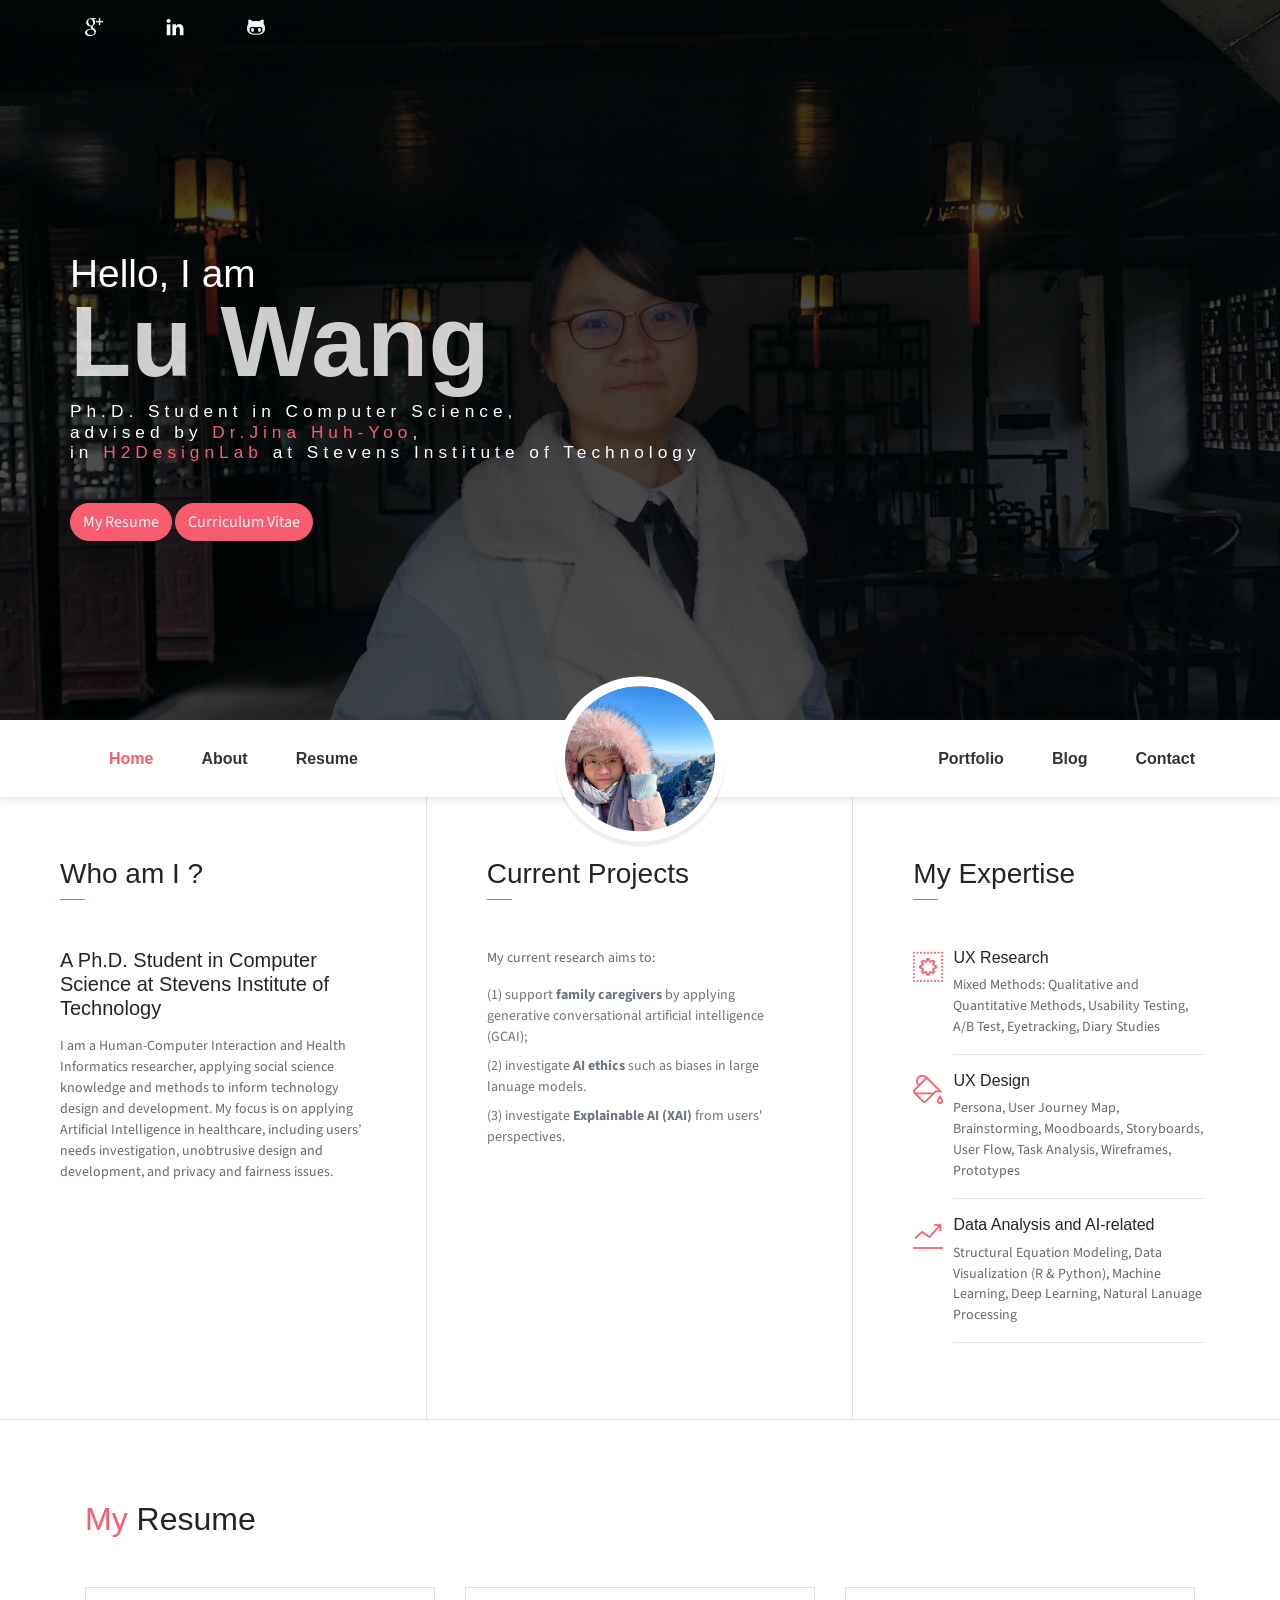
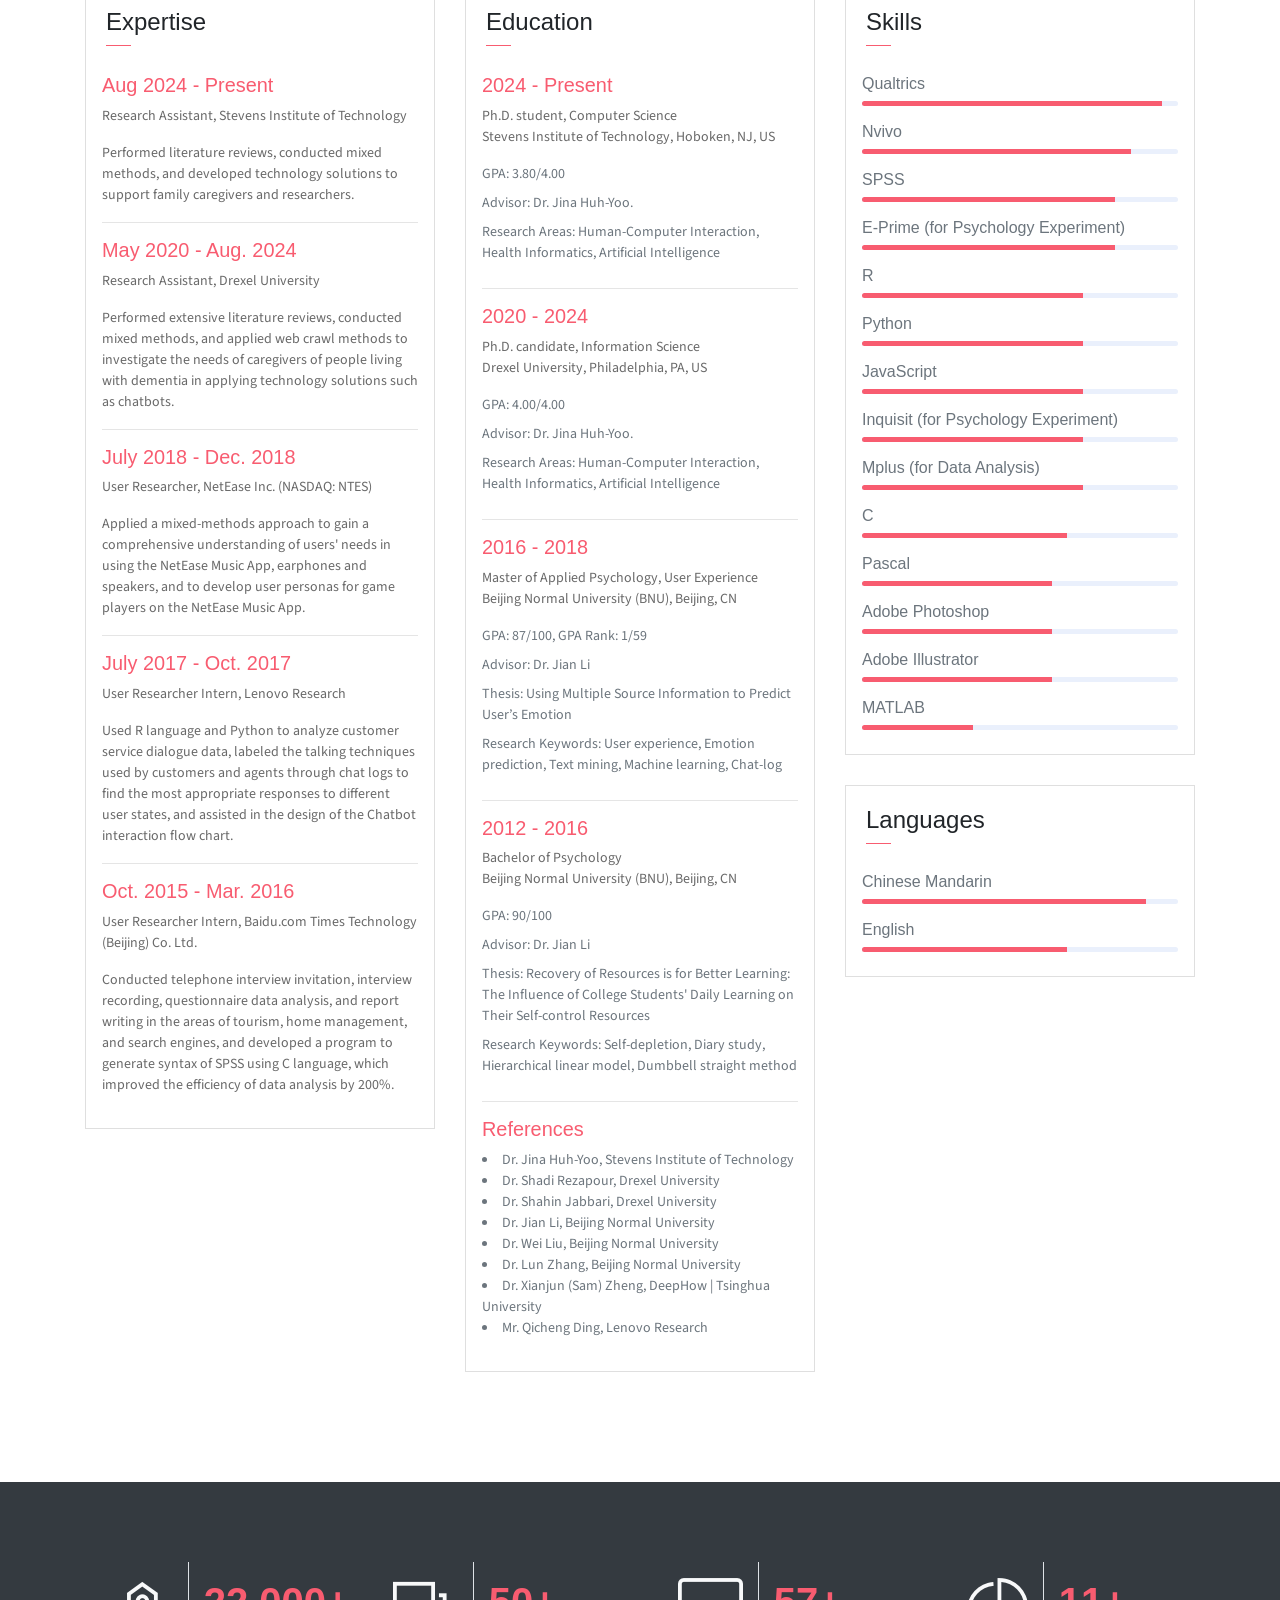
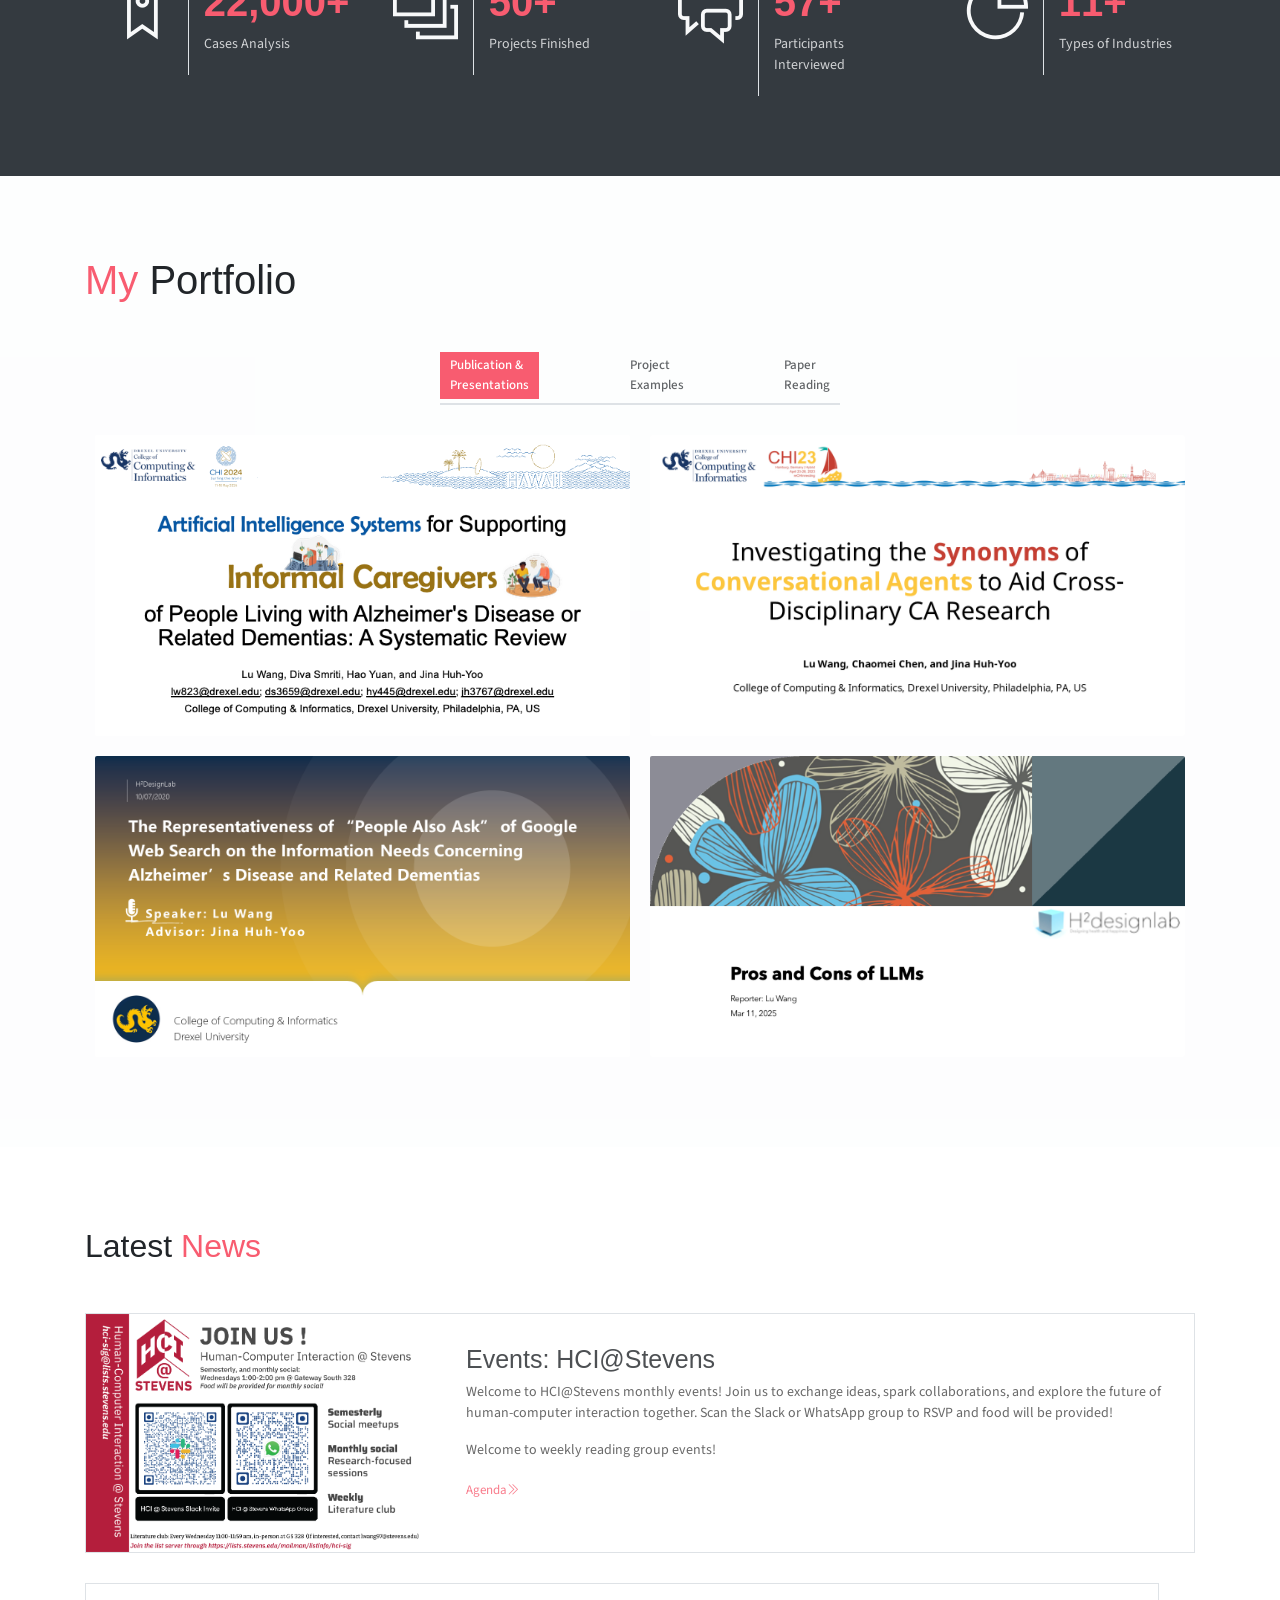
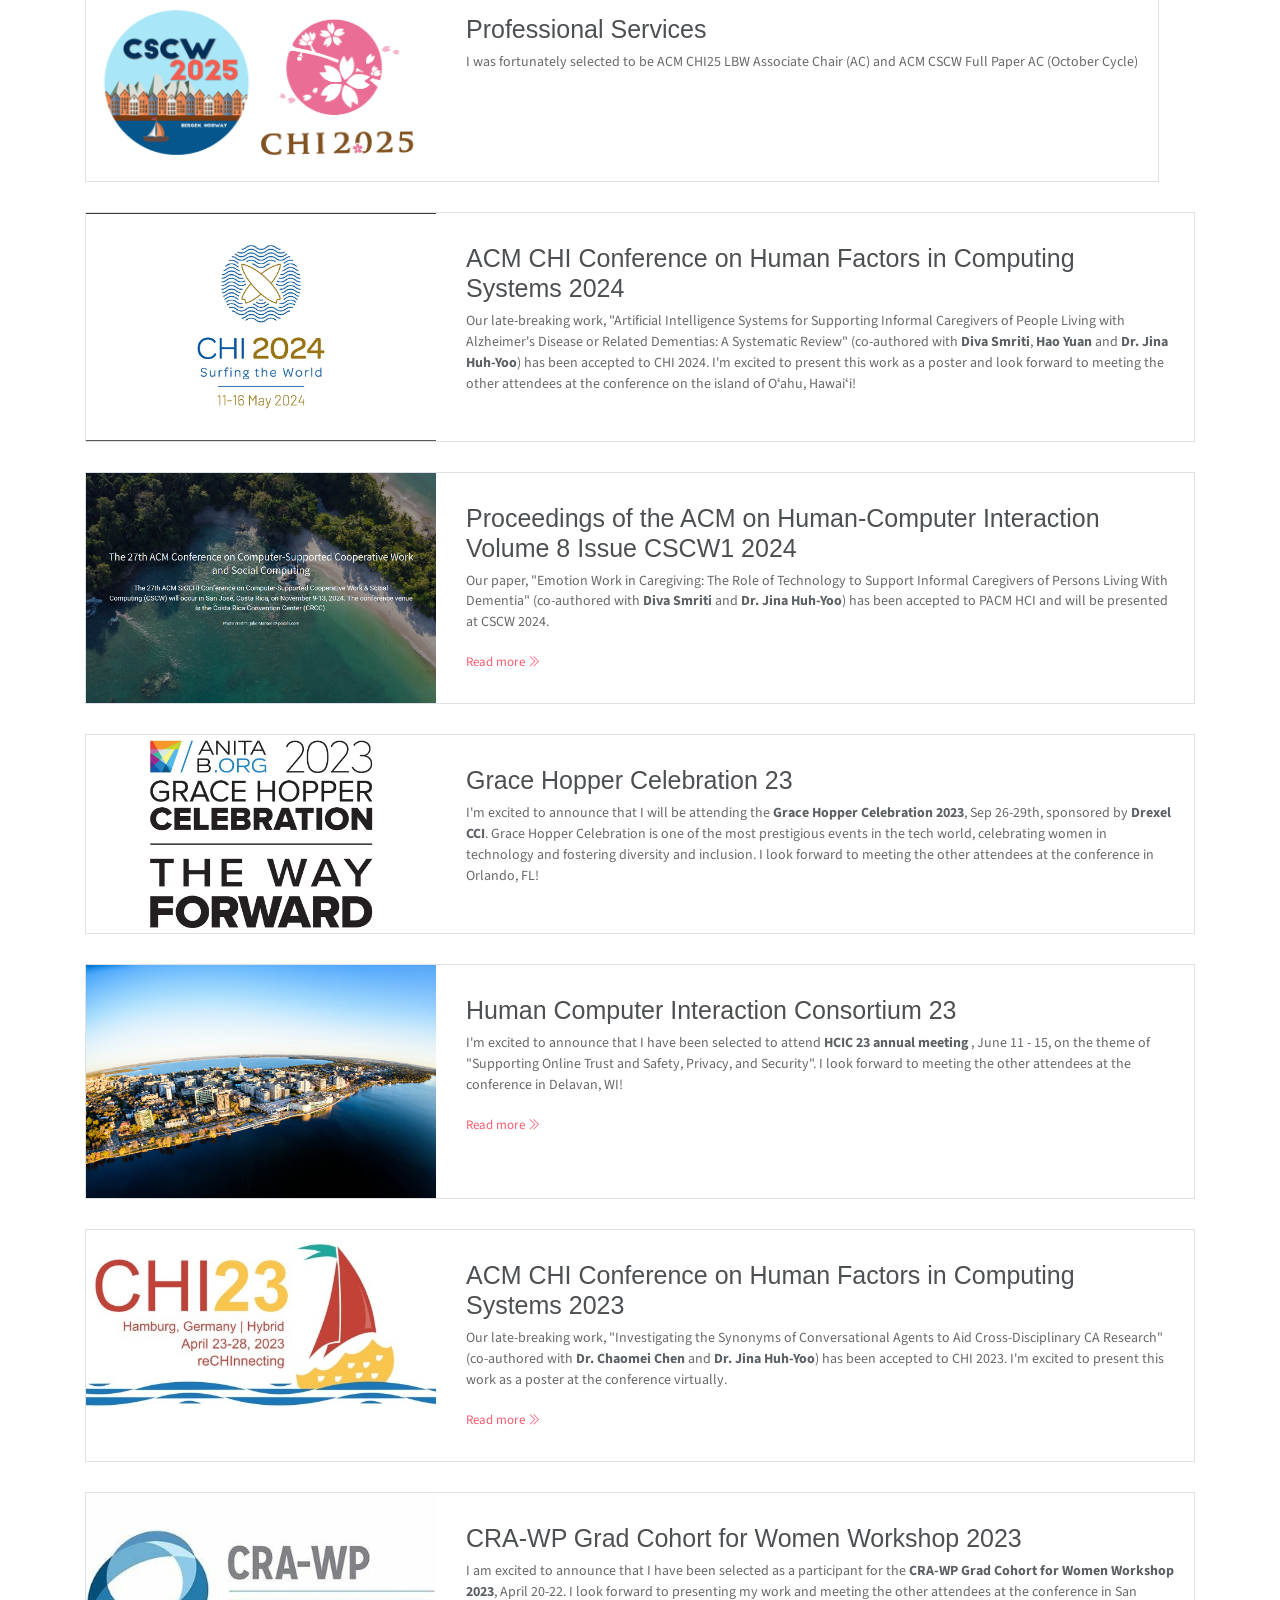
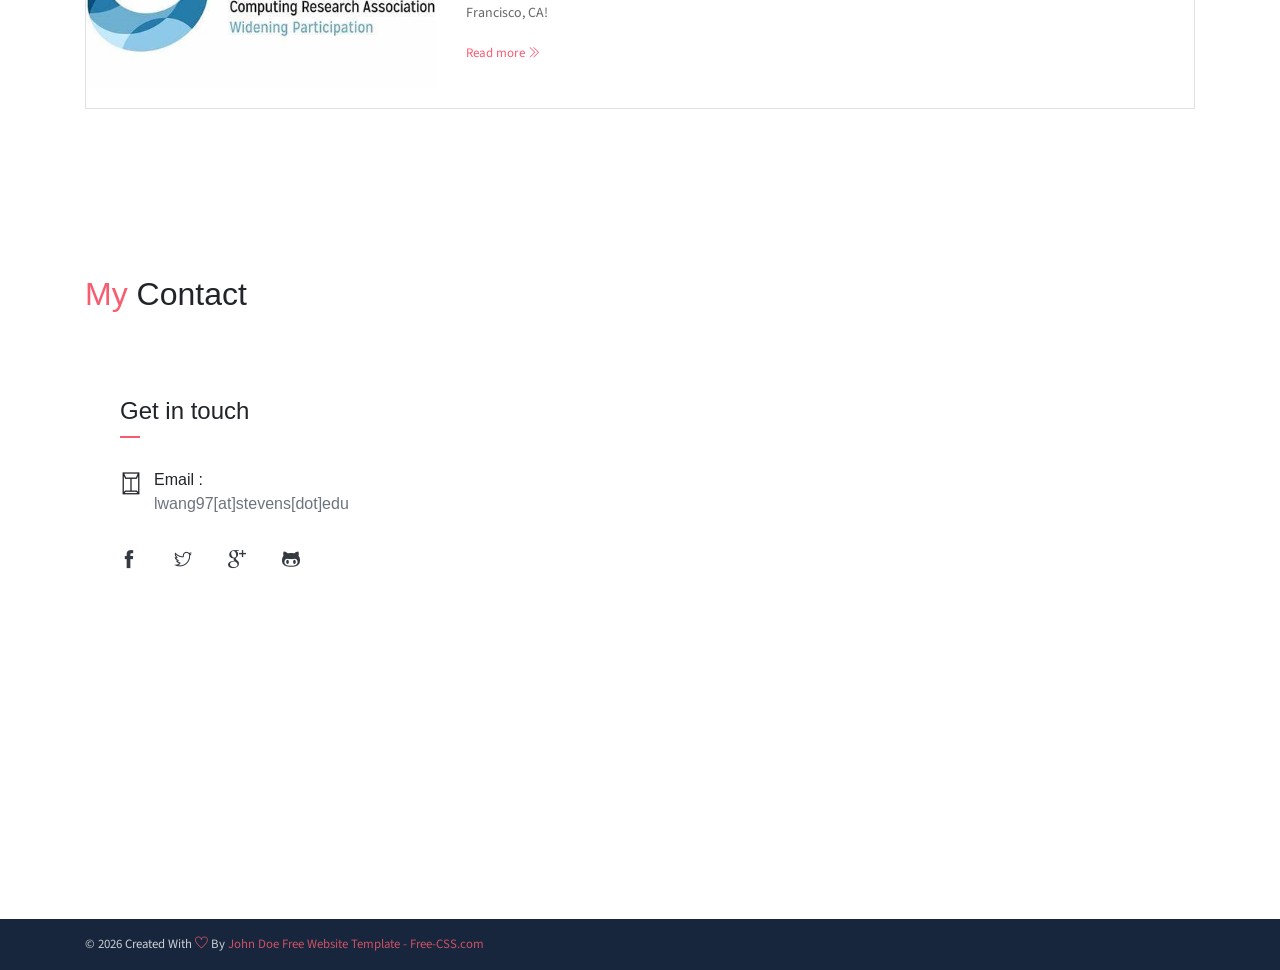
<file: index.html>
<!DOCTYPE html>
<html lang="en">
    <!-- Site Icons -->
    <link rel="shortcut icon" href="icon.ico" type="image/x-icon" />
<head>
	<meta charset="utf-8">
    <meta name="viewport" content="width=device-width, initial-scale=1, shrink-to-fit=no">
    <meta name="description" content="Start your development with LuWang landing page.">
    <meta name="author" content="Devcrud">
    <title>Lu Wang</title>
    <!-- font icons -->
    <link rel="stylesheet" href="assets/vendors/themify-icons/css/themify-icons.css">
    <!-- Bootstrap + JohnDoe main styles -->
	<link rel="stylesheet" href="assets/css/luwang.css">
</head>
<body data-spy="scroll" data-target=".navbar" data-offset="40" id="home">
    <header class="header">
        <div class="container">
            <ul class="social-icons pt-3">
                <li class="social-item"><a class="social-link text-light" href="https://scholar.google.com/citations?hl=en&user=fCOX7voAAAAJ"><i class="ti-google" aria-hidden="true"></i></a></li>
                <li class="social-item"><a class="social-link text-light" href="https://www.linkedin.com/in/luwang823/"><i class="ti-linkedin" aria-hidden="true"></i></a></li>
                <li class="social-item"><a class="social-link text-light" href="https://github.com/LuWang823"><i class="ti-github" aria-hidden="true"></i></a></li>
            </ul>  
            <div class="header-content">
                <h4 class="header-subtitle" >Hello, I am</h4>
                <h1 class="header-title">Lu Wang</h1>
                <h6 class="header-mono" >Ph.D. Student in Computer Science, <br>advised by <a href="https://jinahuhyoo.com/">Dr.Jina Huh-Yoo</a>,<br>in <a href="https://huhjina.github.io/h2/">H2DesignLab</a> at Stevens Institute of Technology</h6>
                <button class="btn btn-primary btn-rounded"><a class="social-link text-light" href="Resume_LuWang.pdf"></i>My Resume</button>
                <button class="btn btn-primary btn-rounded"><a class="social-link text-light" href="CV_LuWang.pdf"></i>Curriculum Vitae</button>

            </div>
        </div>
    </header>
    <nav class="navbar sticky-top navbar-expand-lg navbar-light bg-white" data-spy="affix" data-offset-top="510">
        <div class="container">
            <button class="navbar-toggler ml-auto" type="button" data-toggle="collapse" data-target="#navbarSupportedContent" aria-controls="navbarSupportedContent" aria-expanded="false" aria-label="Toggle navigation">
                <span class="navbar-toggler-icon"></span>
            </button>
            <div class="collapse mt-sm-20 navbar-collapse" id="navbarSupportedContent">
                <ul class="navbar-nav mr-auto">
                    <li class="nav-item">
                        <a href="#home" class="nav-link">Home</a>
                    </li>
                    <li class="nav-item">
                        <a href="#about" class="nav-link">About</a>
                    </li>
                    <li class="nav-item">
                        <a href="#resume" class="nav-link">Resume</a>
                    </li>
                </ul>
                <ul class="navbar-nav brand">
                    <img src="assets/imgs/avatar.jpg" alt="" class="brand-img">
                    <li class="brand-txt">
                        <h5 class="brand-title">Lu Wang</h5>
                        <div class="brand-subtitle">Human-Computer Interaction | Health Informatics</div>
                    </li>
                </ul>
                <ul class="navbar-nav ml-auto">
                    <li class="nav-item">
                        <a href="#portfolio" class="nav-link">Portfolio</a>
                    </li>
                    <li class="nav-item">
                        <a href="#blog" class="nav-link">Blog</a>
                    </li>
                    <li class="nav-item last-item">
                        <a href="#contact" class="nav-link">Contact</a>
                    </li>
                </ul>
            </div>
        </div>
    </nav>
    <div class="container-fluid">
        <div id="about" class="row about-section">
            <div class="col-lg-4 about-card">
                <h3 class="font-weight-light">Who am I ?</h3>
                <span class="line mb-5"></span>
                <h5 class="mb-3">A Ph.D. Student in Computer Science at Stevens Institute of Technology</h5>
                <p class="mt-20">I am a Human-Computer Interaction and Health Informatics researcher, applying social science knowledge and methods to inform technology design and development. My focus is on applying Artificial Intelligence in healthcare, including users’ needs investigation, unobtrusive design and development, and privacy and fairness issues. </p>
            </div>
            <div class="col-lg-4 about-card">
                <h3 class="font-weight-light">Current Projects</h3>
                <span class="line mb-5"></span>
                <p class="mt-20">My current research aims to:</p>
                <ul class="mt40 info list-unstyled">
                    <li>(1) support <b>family caregivers</b> by applying generative conversational artificial intelligence (GCAI); </li>             
                    <li>(2) investigate <b>AI ethics</b> such as biases in large lanuage models.</li>
                    <li>(3) investigate <b>Explainable AI (XAI)</b> from users' perspectives.</li>
                </ul> 
            </div>
            <div class="col-lg-4 about-card">
                <h3 class="font-weight-light">My Expertise</h3>
                <span class="line mb-5"></span>
                <div class="row">
                    <div class="col-1 text-danger pt-1"><i class="ti-widget icon-lg"></i></div>
                    <div class="col-10 ml-auto mr-3">
                        <h6>UX Research</h6>
                        <p class="subtitle"> Mixed Methods: Qualitative and Quantitative  Methods, Usability Testing, A/B Test, Eyetracking, Diary Studies</p>
                        <hr>
                    </div>
                </div>
                <div class="row">
                    <div class="col-1 text-danger pt-1"><i class="ti-paint-bucket icon-lg"></i></div>
                    <div class="col-10 ml-auto mr-3">
                        <h6>UX Design</h6>
                        <p class="subtitle">Persona, User Journey Map, Brainstorming, Moodboards, Storyboards, User Flow, Task Analysis, Wireframes, Prototypes</p>
                        <hr>
                    </div>
                </div>
                <div class="row">
                    <div class="col-1 text-danger pt-1"><i class="ti-stats-up icon-lg"></i></div>
                    <div class="col-10 ml-auto mr-3">
                        <h6>Data Analysis and AI-related</h6>
                        <p class="subtitle">Structural Equation Modeling, Data Visualization (R & Python), Machine Learning, Deep Learning, Natural Lanuage Processing </p>
                        <hr>
                    </div>
                </div>
            </div>
        </div>
    </div>

    <!--Resume Section-->
    <section class="section" id="resume">
        <div class="container">
            <h2 class="mb-5"><span class="text-danger">My</span> Resume</h2>
            <div class="row">
                <div class="col-md-6 col-lg-4">
                    <div class="card">
                       <div class="card-header">
                            <div class="mt-2">
                                <h4>Expertise</h4>
                                <span class="line"></span>  
                            </div>
                        </div>
                        <div class="card-body">
			    <h6 class="title text-danger">Aug 2024 - Present</h6>
                            <P>Research Assistant, Stevens Institute of Technology</P>
                            <P class="subtitle"> Performed literature reviews, conducted mixed methods, and developed technology solutions to support family caregivers and researchers.</P>
                            <hr>
                            <h6 class="title text-danger">May 2020 - Aug. 2024</h6>
                            <P>Research Assistant, Drexel University</P>
                            <P class="subtitle"> Performed extensive literature reviews, conducted mixed methods, and applied web crawl methods to investigate the needs of caregivers of people living with dementia in applying technology solutions such as chatbots.</P>
                            <hr>
                            <h6 class="title text-danger">July 2018 - Dec. 2018</h6>
                            <P>User Researcher, NetEase Inc. (NASDAQ: NTES)</P>
                            <P class="subtitle">Applied a mixed-methods approach to gain a comprehensive understanding of users' needs in using the NetEase Music App, earphones and speakers, and to develop user personas for game players on the NetEase Music App.</P>
                            <hr>
                            <h6 class="title text-danger">July 2017 - Oct. 2017</h6>
                            <P>User Researcher Intern, Lenovo Research</P>
                            <P class="subtitle">Used R language and Python to analyze customer service dialogue data, labeled the talking techniques used by customers and agents through chat logs to find the most appropriate responses to different user states, and assisted in the design of the Chatbot interaction flow chart.</P>
                            <hr>
                            <h6 class="title text-danger">Oct. 2015 - Mar. 2016</h6>
                            <P>User Researcher Intern, Baidu.com Times Technology (Beijing) Co. Ltd.</P>
                            <P class="subtitle">Conducted telephone interview invitation, interview recording, questionnaire data analysis, and report writing in the areas of tourism, home management, and search engines, and developed a program to generate syntax of SPSS using C language, which improved the efficiency of data analysis by 200%.</P>
                        </div>
                    </div>
                </div>
                <div class="col-md-6 col-lg-4">
                    <div class="card">
                       <div class="card-header">
                            <div class="mt-2">
                                <h4>Education</h4>
                                <span class="line"></span>  
                            </div>
                        </div>
                        <div class="card-body">
                            <h6 class="title text-danger">2024 - Present</h6>
                            <P>Ph.D. student, Computer Science<br>Stevens Institute of Technology, Hoboken, NJ, US</P>
                            <P class="subtitle">
                            <ul class="mt40 info list-unstyled">
                                <li>GPA: 3.80/4.00</li>
                                <li>Advisor: Dr. Jina Huh-Yoo. </li>             
                                <li>Research Areas: Human-Computer Interaction, Health Informatics, Artificial Intelligence</li>
                            </ul> 
                            </P>
                            <hr>
			    <h6 class="title text-danger">2020 - 2024</h6>
                            <P>Ph.D. candidate, Information Science<br>Drexel University, Philadelphia, PA, US</P>
                            <P class="subtitle">
                            <ul class="mt40 info list-unstyled">
                                <li>GPA: 4.00/4.00</li>
                                <li>Advisor: Dr. Jina Huh-Yoo. </li>             
                                <li>Research Areas: Human-Computer Interaction, Health Informatics, Artificial Intelligence</li>
                            </ul> 
                            </P>
                            <hr> 
                            <h6 class="title text-danger">2016 - 2018</h6>
                            <P>Master of Applied Psychology, User Experience<br>Beijing Normal University (BNU), Beijing, CN</P>
                            <P class="subtitle">
                            <ul class="mt40 info list-unstyled">
                                <li>GPA: 87/100, GPA Rank: 1/59</li>
                                <li>Advisor: Dr. Jian Li</li>   
                                <li>Thesis: Using Multiple Source Information to Predict User’s Emotion</li>         
                                <li>Research Keywords: User experience, Emotion prediction, Text mining, Machine learning, Chat-log</li>
                            </ul>
                            </P>
                            <hr>
                            <h6 class="title text-danger">2012 - 2016</h6>
                            <P>Bachelor of Psychology<br>Beijing Normal University (BNU), Beijing, CN</P>
                            <P class="subtitle"><ul class="mt40 info list-unstyled">
                                <li>GPA: 90/100</li>
                                <li>Advisor: Dr. Jian Li</li>   
                                <li>Thesis: Recovery of Resources is for Better Learning: The Influence of College Students' Daily Learning on Their Self-control Resources</li>         
                                <li>Research Keywords: Self-depletion, Diary study, Hierarchical linear model, Dumbbell straight method</li>
                            </ul></P>
                            <hr>
                            <h6 class="title text-danger">References</h6>
                                <li>Dr. Jina Huh-Yoo, Stevens Institute of Technology</li>
                                <li>Dr. Shadi Rezapour, Drexel University</li>   
                                <li>Dr. Shahin Jabbari, Drexel University</li> 
                                <li>Dr. Jian Li, Beijing Normal University</li>
                                <li>Dr. Wei Liu, Beijing Normal University</li>
                                <li>Dr. Lun Zhang, Beijing Normal University</li>
                                <li>Dr. Xianjun (Sam) Zheng, DeepHow | Tsinghua University</li>
                                <li>Mr. Qicheng Ding, Lenovo Research</li>
                   
                            </ul></P>
                        </div>
                    </div>
                </div>
                <div class="col-lg-4">
                    <div class="card">
                       <div class="card-header">
                            <div class="pull-left">
                                <h4 class="mt-2">Skills</h4>
                                <span class="line"></span>  
                            </div>
                        </div>
                        <div class="card-body pb-2">
                           <h6>Qualtrics</h6>
                            <div class="progress mb-3">
                                <div class="progress-bar bg-danger" role="progressbar" style="width: 95%" aria-valuenow="25" aria-valuemin="0" aria-valuemax="100"></div>
                            </div>
                            <h6>Nvivo</h6>
                            <div class="progress mb-3">
                                <div class="progress-bar bg-danger" role="progressbar" style="width: 85%" aria-valuenow="25" aria-valuemin="0" aria-valuemax="100"></div>
                            </div>
                            <h6>SPSS</h6>
                            <div class="progress mb-3">
                                <div class="progress-bar bg-danger" role="progressbar" style="width: 80%" aria-valuenow="50" aria-valuemin="0" aria-valuemax="100"></div>
                            </div>
			    <h6>E-Prime (for Psychology Experiment)</h6>
                            <div class="progress mb-3">
                                <div class="progress-bar bg-danger" role="progressbar" style="width: 80%" aria-valuenow="75" aria-valuemin="0" aria-valuemax="100"></div>
                            </div>
                            <h6>R</h6>
                            <div class="progress mb-3">
                                <div class="progress-bar bg-danger" role="progressbar" style="width: 70%" aria-valuenow="75" aria-valuemin="0" aria-valuemax="100"></div>
                            </div>
                            <h6>Python</h6>
                            <div class="progress mb-3">
                            <div class="progress-bar bg-danger" role="progressbar" style="width: 70%" aria-valuenow="75" aria-valuemin="0" aria-valuemax="100"></div>
                            </div>
		            <h6>JavaScript</h6>
                            <div class="progress mb-3">
                                <div class="progress-bar bg-danger" role="progressbar" style="width: 70%" aria-valuenow="75" aria-valuemin="0" aria-valuemax="100"></div>
                            </div>
			    <h6>Inquisit (for Psychology Experiment)</h6>
                            <div class="progress mb-3">
                            <div class="progress-bar bg-danger" role="progressbar" style="width: 70%" aria-valuenow="75" aria-valuemin="0" aria-valuemax="100"></div>
                            </div>
		            <h6>Mplus (for Data Analysis)</h6>
                            <div class="progress mb-3">
                                <div class="progress-bar bg-danger" role="progressbar" style="width: 70%" aria-valuenow="75" aria-valuemin="0" aria-valuemax="100"></div>
                            </div>
                            <h6>C</h6>
                            <div class="progress mb-3">
                            <div class="progress-bar bg-danger" role="progressbar" style="width: 65%" aria-valuenow="75" aria-valuemin="0" aria-valuemax="100"></div>
                            </div>
                            <h6>Pascal</h6>
                            <div class="progress mb-3">
                            <div class="progress-bar bg-danger" role="progressbar" style="width: 60%" aria-valuenow="75" aria-valuemin="0" aria-valuemax="100"></div>
                            </div>
                            <h6>Adobe Photoshop</h6>
                            <div class="progress mb-3">
                            <div class="progress-bar bg-danger" role="progressbar" style="width: 60%" aria-valuenow="75" aria-valuemin="0" aria-valuemax="100"></div>
                            </div>
                            <h6>Adobe Illustrator</h6>
                            <div class="progress mb-3">
                            <div class="progress-bar bg-danger" role="progressbar" style="width: 60%" aria-valuenow="75" aria-valuemin="0" aria-valuemax="100"></div>
                            </div>
			    <h6>MATLAB</h6>
                            <div class="progress mb-3">
                            <div class="progress-bar bg-danger" role="progressbar" style="width: 35%" aria-valuenow="75" aria-valuemin="0" aria-valuemax="100"></div>
                            </div>
			
                        </div>
                    </div>
                    <div class="card">
                       <div class="card-header">
                            <div class="pull-left">
                                <h4 class="mt-2">Languages</h4>
                                <span class="line"></span>  
                            </div>
                        </div>
                        <div class="card-body pb-2">
                           <h6>Chinese Mandarin</h6>
                            <div class="progress mb-3">
                                <div class="progress-bar bg-danger" role="progressbar" style="width: 90%" aria-valuenow="25" aria-valuemin="0" aria-valuemax="100"></div>
                            </div>
                            <h6>English</h6>
                            <div class="progress mb-3">
                                <div class="progress-bar bg-danger" role="progressbar" style="width: 65%" aria-valuenow="25" aria-valuemin="0" aria-valuemax="100"></div>
                            </div>
                        </div>
                    </div>
                </div>
            </div>
        </div>
    </section>

    <section class="section bg-dark text-center">
        <div class="container">
            <div class="row text-center">
                <div class="col-md-6 col-lg-3">
                    <div class="row ">
                        <div class="col-5 text-right text-light border-right py-3">
                            <div class="m-auto"><i class="ti-tag icon-xl"></i></div>
                        </div>
                        <div class="col-7 text-left py-3">
                            <h1 class="text-danger font-weight-bold font40">22,000+</h1>
                            <p class="text-light mb-1">Cases Analysis</p>
                        </div>
                    </div>
                </div>
                <div class="col-md-6 col-lg-3">
                    <div class="row">
                        <div class="col-5 text-right text-light border-right py-3">
                            <div class="m-auto"><i class="ti-layers-alt icon-xl"></i></div>
                        </div>
                        <div class="col-7 text-left py-3">
                            <h1 class="text-danger font-weight-bold font40">50+</h1>
                            <p class="text-light mb-1">Projects Finished</p>
                        </div>
                    </div>
                </div>
                <div class="col-md-6 col-lg-3">
                    <div class="row">
                        <div class="col-5 text-right text-light border-right py-3">
                            <div class="m-auto"><i class="ti-comments icon-xl"></i></div>
                        </div>
                        <div class="col-7 text-left py-3">
                            <h1 class="text-danger font-weight-bold font40">57+</h1>
                            <p class="text-light mb-1">Participants Interviewed</p>
                        </div>
                    </div>
                </div>
                <div class="col-md-6 col-lg-3">
                    <div class="row">
                        <div class="col-5 text-right text-light border-right py-3">
                            <div class="m-auto"><i class="ti-pie-chart icon-xl"></i></div>
                        </div>
                        <div class="col-7 text-left py-3">
                            <h1 class="text-danger font-weight-bold font40">11+</h1>
                            <p class="text-light mb-1">Types of Industries</p>
                        </div>
                    </div>
                </div>
            </div>
        </div>
    </section>

    <!-- Portfolio Section -->
    <section class="section bg-custom-gray" id="portfolio">
        <div class="container">
            <h1 class="mb-5"><span class="text-danger">My</span> Portfolio</h1>
            <div class="portfolio">
                <div class="filters">
                    <a href="#" data-filter=".pubpre" class="active">
                        Publication & Presentations
                    </a>
                    <a href="#" data-filter=".project">
                        Project Examples
                    </a>
                    <a href="#" data-filter=".reading">
                        Paper Reading
                    </a>
                </div>
		<div class="portfolio-container"> 
                    <div class="col-md-9 col-lg-6 pubpre new">
                        <div class="portfolio-item">
                            <img src="assets/imgs/pubpre0.png" class="img-fluid" alt="AI for Informal Caregivers">
                            <div class="content-holder">
                                <a class="img-popup" href="assets/imgs/pubpre0.png"></a>
                                <div class="text-holder">
                                    <a class="social-link text-light" href="pubpre0.pdf"><h6 class="title">AI for Informal Caregivers</h6></a>
                                    <p class="subtitle">Extended Abstracts of the 2024 CHI Conference on Human Factors in Computing Systems</p>
                                </div>
                            </div>   
                        </div>             
                    </div>  
                    <div class="col-md-9 col-lg-6 pubpre new">
                        <div class="portfolio-item">
                            <img src="assets/imgs/pubpre1.png" class="img-fluid" alt="Synonyms of Conversational Agents">
                            <div class="content-holder">
                                <a class="img-popup" href="assets/imgs/pubpre1.png"></a>
                                <div class="text-holder">
                                    <a class="social-link text-light" href="pubpre1.pdf"><h6 class="title">Synonyms of Conversational Agents</h6></a>
                                    <p class="subtitle">Extended Abstracts of the 2023 CHI Conference on Human Factors in Computing Systems</p>
                                </div>
                            </div>   
                        </div>             
                    </div>
                    <div class="col-md-9 col-lg-6 pubpre new">
                        <div class="portfolio-item">
                            <img src="assets/imgs/pubpre2.png" class="img-fluid" alt="Representativeness of 'People Also Ask'">
                            <div class="content-holder">
                                <a class="img-popup" href="assets/imgs/pubpre2.png"></a>
                                <div class="text-holder">
                                    <a class="social-link text-light" href="pubpre2.pdf"><h6 class="title">Representativeness of “People Also Ask”</h6></a>
                                    <p class="subtitle">AMIA 2021 Annual Symposium</p>
                                </div>
                            </div> 
                        </div>                         
                    </div>
		    <div class="col-md-9 col-lg-6 pubpre new">
                        <div class="portfolio-item">
                            <img src="assets/imgs/pubpre4.png" class="img-fluid" alt="Pros and Cons of LLMs">
                            <div class="content-holder">
                                <a class="img-popup" href="assets/imgs/pubpre4.png"></a>
                                <div class="text-holder">
                                    <a class="social-link text-light" href="pubpre4.pdf"><h6 class="title">Pros and Cons of LLMs</h6></a>
                                    <p class="subtitle">Inter-Lab Summary</p>
                                </div>
                            </div> 
                        </div>                         
                    </div>
			
                    <div class="col-md-9 col-lg-6 project">
                        <div class="portfolio-item">
                            <img src="assets/imgs/project1.png" class="img-fluid" alt="Beijing Bus Stop User Experience Research">
                            <div class="content-holder">
                                <a class="img-popup" href="assets/imgs/project1.png"></a>
                                <div class="text-holder">
                                    <a class="social-link text-light" href="project1.pdf"><h6 class="title">Beijing Bus Stop User Experience Research</h6></a>
                                    <p class="subtitle">Group Assessment in the Class of "Issues in Research Methodology: Quantitative, Qualitative and Action Research", Instructor: Dr. Xianjun Zheng</p>
                                </div>
                            </div>
                        </div>                                                     
                    </div>

                    <div class="col-md-9 col-lg-6 project"> 
                        <div class="portfolio-item">
                            <img src="assets/imgs/project2.png" class="img-fluid" alt="Usability Testing">                               
                            <div class="content-holder">
                                <a class="img-popup" href="assets/imgs/project2.png"></a>
                                <div class="text-holder">
                                    <a class="social-link text-light" href="project2.pdf"><h6 class="title">Usability Testing</h6></a>
                                    <p class="subtitle">Group Assessment in the Class of "Issues in Research Methodology: Quantitative, Qualitative and Action Research", Instructor: Dr. Xianjun Zheng</p>
                                </div>
                            </div>
                        </div>                                                       
                    </div> 
                    <div class="col-md-9 col-lg-6 project">
                        <div class="portfolio-item">
                            <img src="assets/imgs/project3.png" class="img-fluid" alt="Design">  
                           <div class="content-holder">
                                <a class="img-popup" href="assets/imgs/project3.png"></a>
                                <div class="text-holder">
                                    <a class="social-link text-light" href="project3.pdf"><h6 class="title">Theme Park Design</h6></a>
                                    <p class="subtitle">Group Assessment in the Class of "User Research (Consumer Psychology and Qualitative Study)"</p>
                                </div>
                            </div>
                        </div>                                                     
                    </div>
                    <div class="col-md-9 col-lg-6 project">
                        <div class="portfolio-item">
                            <img src="assets/imgs/project4.png" class="img-fluid" alt="Design">  
                           <div class="content-holder">
                                <a class="img-popup" href="assets/imgs/project4.png"></a>
                                <div class="text-holder">
                                    <a class="social-link text-light" href="project4.pdf"><h6 class="title">Data Analysis & Visualization</h6></a>
                                    <p class="subtitle"> Cluster Analysis and Map Visualization</p>
                                </div>
                            </div>
                        </div>                                                     
                    </div>
                    <div class="col-md-9 col-lg-6 reading">
                        <div class="portfolio-item">
                            <img src="assets/imgs/reading1.png" class="img-fluid" alt="History and Theories of Human-Computer Interaction">       
                           <div class="content-holder">
                                <a class="img-popup" href="assets/imgs/reading1.png"></a>
                                <div class="text-holder">
                                    <a class="social-link text-light" href="Theory.pdf"><h6 class="title">General History & Theories</h6></a>
                                    <p class="subtitle">Updated</p>
                                </div>
                            </div>
                        </div>                                                       
                    </div> 
                    <div class="col-md-9 col-lg-6 reading"> 
                        <div class="portfolio-item">
                            <img src="assets/imgs/reading2.png" class="img-fluid" alt="Empirical Studies in AI for Caregivers">            
                            <div class="content-holder">
                                <a class="img-popup" href="assets/imgs/reading2.png"></a>
                                <div class="text-holder">
                                    <a class="social-link text-light" href="AIforCaregiver.pdf"><h6 class="title">Empirical Studies in AI for Caregivers</h6></a>
                                    <p class="subtitle">Updated</p>
                                </div>
                            </div>
                        </div>       
                    </div>               
                </div> 
            </div>  
        </div>            
    </section>
    <!-- End of portfolio section -->

    <section class="section" id="blog">
        <div class="container">
            <h2 class="mb-5">Latest <span class="text-danger">News</span></h2>
            <div class="row">
		
		<!-- blog-card -->
                <div class="blog-card">
                    <div class="img-holder">
                    <img src="assets/imgs/Final_HCI@Stevens.png" alt="HCI@Stevens">
                    </div>
                    <div class="content-holder">
                        <h6 class="title">Events: HCI@Stevens</h6>

                        <p>Welcome to HCI@Stevens monthly events! Join us to exchange ideas, spark collaborations, and explore the future of human-computer interaction together. Scan the Slack or WhatsApp group to RSVP and food will be provided!</p>
						<p>Welcome to weekly reading group events! <a href="ReadingGroup.html" class="read-more">Agenda<i class="ti-angle-double-right"></i></a></p>

                    </div>
                </div><!-- end of blog wrapper -->

		
                <!-- blog-card -->
                <div class="blog-card">
                    <div class="img-holder">
                    <img src="assets/imgs/AC.png" alt="AC">
                    </div>
                    <div class="content-holder">
                        <h6 class="title">Professional Services</h6>

                        <p>I was fortunately selected to be ACM CHI25 LBW Associate Chair (AC) and ACM CSCW Full Paper AC (October Cycle) </p>

                    </div>
                </div><!-- end of blog wrapper -->


		    
                <div class="blog-card">
                    <div class="img-holder">
                        <img src="assets/imgs/CHI2024.png" alt="CHI2024">
                    </div>
                    <div class="content-holder">
                        <h6 class="title">ACM CHI Conference on Human Factors in Computing Systems 2024</h6>

                        <p>Our late-breaking work, "Artificial Intelligence Systems for Supporting Informal Caregivers of People Living with Alzheimer's Disease or Related Dementias: A Systematic Review" (co-authored with <a class="social-link text-dark" href="https://divasmriti.github.io/"><b>Diva Smriti</b></a>, <a class="social-link text-dark" href="https://scholar.google.com/citations?user=MF6zmrYAAAAJ"><b> Hao Yuan</b></a> and <a class="social-link text-dark" href="https://drexel.edu/cci/about/directory/H/Huh-Yoo-Jina/"><b>Dr. Jina Huh-Yoo</b></a>) has been accepted to CHI 2024. I'm excited to present this work as a poster and look forward to meeting the other attendees at the conference on the island of Oʻahu, Hawaiʻi!</p>

                    </div>
                </div><!-- end of blog wrapper -->



                <!-- blog-card -->
                <div class="blog-card">
                    <div class="img-holder">
                    <img src="assets/imgs/CSCW2024.png" alt="CSCW2024">
                    </div>
                    <div class="content-holder">
                        <h6 class="title">Proceedings of the ACM on Human-Computer Interaction Volume 8 Issue CSCW1 2024</h6>

                        <p>Our paper, "Emotion Work in Caregiving: The Role of Technology to Support Informal Caregivers of Persons Living With Dementia" (co-authored with <a class="social-link text-dark" href="https://divasmriti.github.io/"><b>Diva Smriti</b></a> and <a class="social-link text-dark" href="https://drexel.edu/cci/about/directory/H/Huh-Yoo-Jina/"><b>Dr. Jina Huh-Yoo</b></a>) has been accepted to PACM HCI and will be presented at CSCW 2024. </p>
                        <a href="https://dl.acm.org/doi/10.1145/3637325" class="read-more">Read more <i class="ti-angle-double-right"></i></a>

                    </div>
                </div><!-- end of blog wrapper -->




                <!-- blog-card -->
                <div class="blog-card">
                    <div class="img-holder">
                        <img src="assets/imgs/GHC23.jpg" alt="GHC23">
                    </div>
                    <div class="content-holder">
                        <h4 class="title">Grace Hopper Celebration 23</h4>

                        
                        <p>I'm excited to announce that I will be attending the <a class="social-link text-dark" href="https://ghc.anitab.org/"><b>Grace Hopper Celebration 2023</b></a>, Sep 26-29th, sponsored by <a class="social-link text-dark" href="https://drexel.edu/cci/"><b>Drexel CCI</b></a>. Grace Hopper Celebration is one of the most prestigious events in the tech world, celebrating women in technology and fostering diversity and inclusion. I look forward to meeting the other attendees at the conference in Orlando, FL!</p>

                    </div>
                </div><!-- end of blog wrapper -->


               
                <!-- blog-card -->
                <div class="blog-card">
                    <div class="img-holder">
                        <img src="assets/imgs/HCIC23.jpg" alt="HCIC23">
                    </div>
                    <div class="content-holder">
                        <h4 class="title">Human Computer Interaction Consortium 23</h4>

                        
                        <p>I'm excited to announce that I have been selected to attend <a class="social-link text-dark" href="https://hcic.org/"><b>HCIC 23 annual meeting </b> </a>, June 11 - 15, on the theme of "Supporting Online Trust and Safety, Privacy, and Security". I look forward to meeting the other attendees at the conference in Delavan, WI! </p>

                        <a href="HCIC23poster.png" class="read-more">Read more <i class="ti-angle-double-right"></i></a>
                    </div>
                </div><!-- end of blog wrapper -->


                <!-- blog-card -->
                <div class="blog-card">
                    <div class="img-holder">
                        <img src="assets/imgs/CHI2023.jpg" alt="CHI2023">
                    </div>
                    <div class="content-holder">
                        <h6 class="title">ACM CHI Conference on Human Factors in Computing Systems 2023</h6>
                        
                        <p>Our late-breaking work, "Investigating the Synonyms of Conversational Agents to Aid Cross-Disciplinary CA Research" (co-authored with <a class="social-link text-dark" href="https://drexel.edu/cci/about/directory/C/Chen-Chaomei/"><b>Dr. Chaomei Chen</b></a> and <a class="social-link text-dark" href="https://drexel.edu/cci/about/directory/H/Huh-Yoo-Jina/"><b>Dr. Jina Huh-Yoo</b></a>) has been accepted to CHI 2023. I'm excited to present this work as a poster at the conference virtually.</p>

                        <a href="https://dl.acm.org/doi/abs/10.1145/3544549.3585640" class="read-more">Read more <i class="ti-angle-double-right"></i></a>
                    </div>
                </div><!-- end of blog wrapper -->

                <!-- blog-card -->
                <div class="blog-card">
                    <div class="img-holder">
                        <img src="assets/imgs/CRA-WP23.jpg" alt="CRA-WP Grad Cohort for Women Workshop 23">
                    </div>
                    <div class="content-holder">
                        <h6 class="title">CRA-WP Grad Cohort for Women Workshop 2023</h6>
                        
                        <p>I am excited to announce that I have been selected as a participant for the  <a class="social-link text-dark" href="https://web.cvent.com/event/9bcae8aa-6d9e-4942-acc8-a36e48734459/summary"><b>CRA-WP Grad Cohort for Women Workshop 2023</b></a>, April 20-22. I look forward to presenting my work and meeting the other attendees at the conference in San Francisco, CA!</p>

                        <a href="PosterGCforWomenUpdated.pdf" class="read-more">Read more <i class="ti-angle-double-right"></i></a>
                    </div>
                </div><!-- end of blog wrapper -->


            </div>
        </div>
    </section>

    <div class="section contact" id="contact">
        <div class="container">
            <h2 class="mb-5"><span class="text-danger">My</span> Contact</h2>
            <div class="row">
                <div class="col-lg-4">
                    <div class="contact-info-card">
                        <h4 class="contact-title">Get in touch</h4>
                        <div class="row mb-2">
                            <div class="col-1 pt-1 mr-1">
                                <i class="ti-envelope icon-md"></i>
                            </div>
                            <div class="col-10">
                                <h6 class="d-inline">Email :<br> <span class="text-muted">lwang97[at]stevens[dot]edu</span></h6>
                            </div>
                        </div>
                        <ul class="social-icons pt-4">
                            <li class="social-item"><a class="social-link text-dark" href="https://www.facebook.com/profile.php?id=100050900132932"><i class="ti-facebook" aria-hidden="true"></i></a></li>
                            <li class="social-item"><a class="social-link text-dark" href="https://twitter.com/wanglu5152"><i class="ti-twitter" aria-hidden="true"></i></a></li>
                            <li class="social-item"><a class="social-link text-dark" href="https://scholar.google.com/citations?hl=en&user=fCOX7voAAAAJ"><i class="ti-google" aria-hidden="true"></i></a></li>
                            <li class="social-item"><a class="social-link text-dark" href="https://github.com/LuWang823"><i class="ti-github" aria-hidden="true"></i></a></li>
                        </ul> 
                    </div>
                </div>
            </div>

        </div>
    </div>
    <footer class="footer py-3">
        <div class="container">
            <p class="small mb-0 text-light">
                &copy; <script>document.write(new Date().getFullYear())</script> Created With <i class="ti-heart text-danger"></i> By <span class="text-danger" title="Bootstrap 4 Themes and Dashboards">John Doe Free Website Template - Free-CSS.com</span></a> 
            </p>
        </div>
    </footer>

	<!-- core  -->
    <script src="assets/vendors/jquery/jquery-3.4.1.js"></script>
    <script src="assets/vendors/bootstrap/bootstrap.bundle.js"></script>

    <!-- bootstrap 3 affix -->
    <script src="assets/vendors/bootstrap/bootstrap.affix.js"></script>

    <!-- Isotope  -->
    <script src="assets/vendors/isotope/isotope.pkgd.js"></script>
    

    <!-- JohnDoe js -->
    <script src="assets/js/johndoe.js"></script>

</body>
</html>
</file>
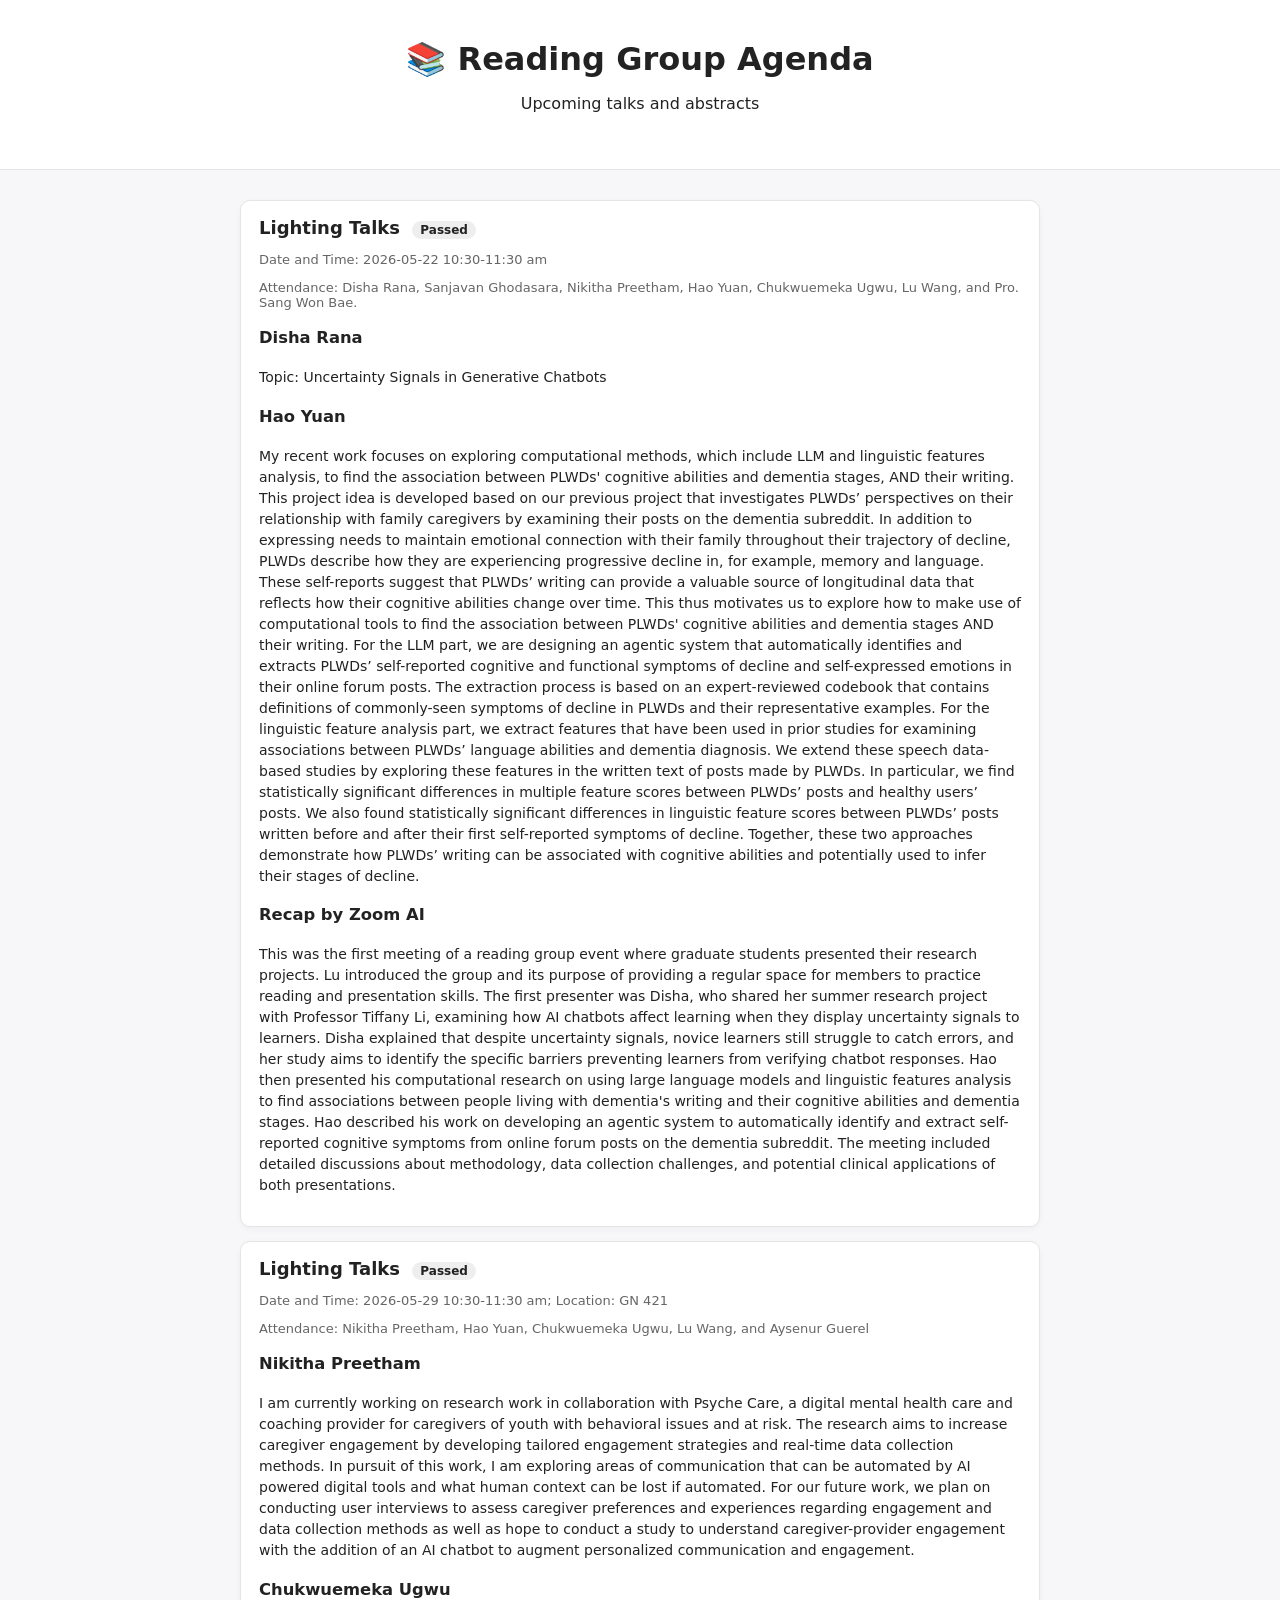
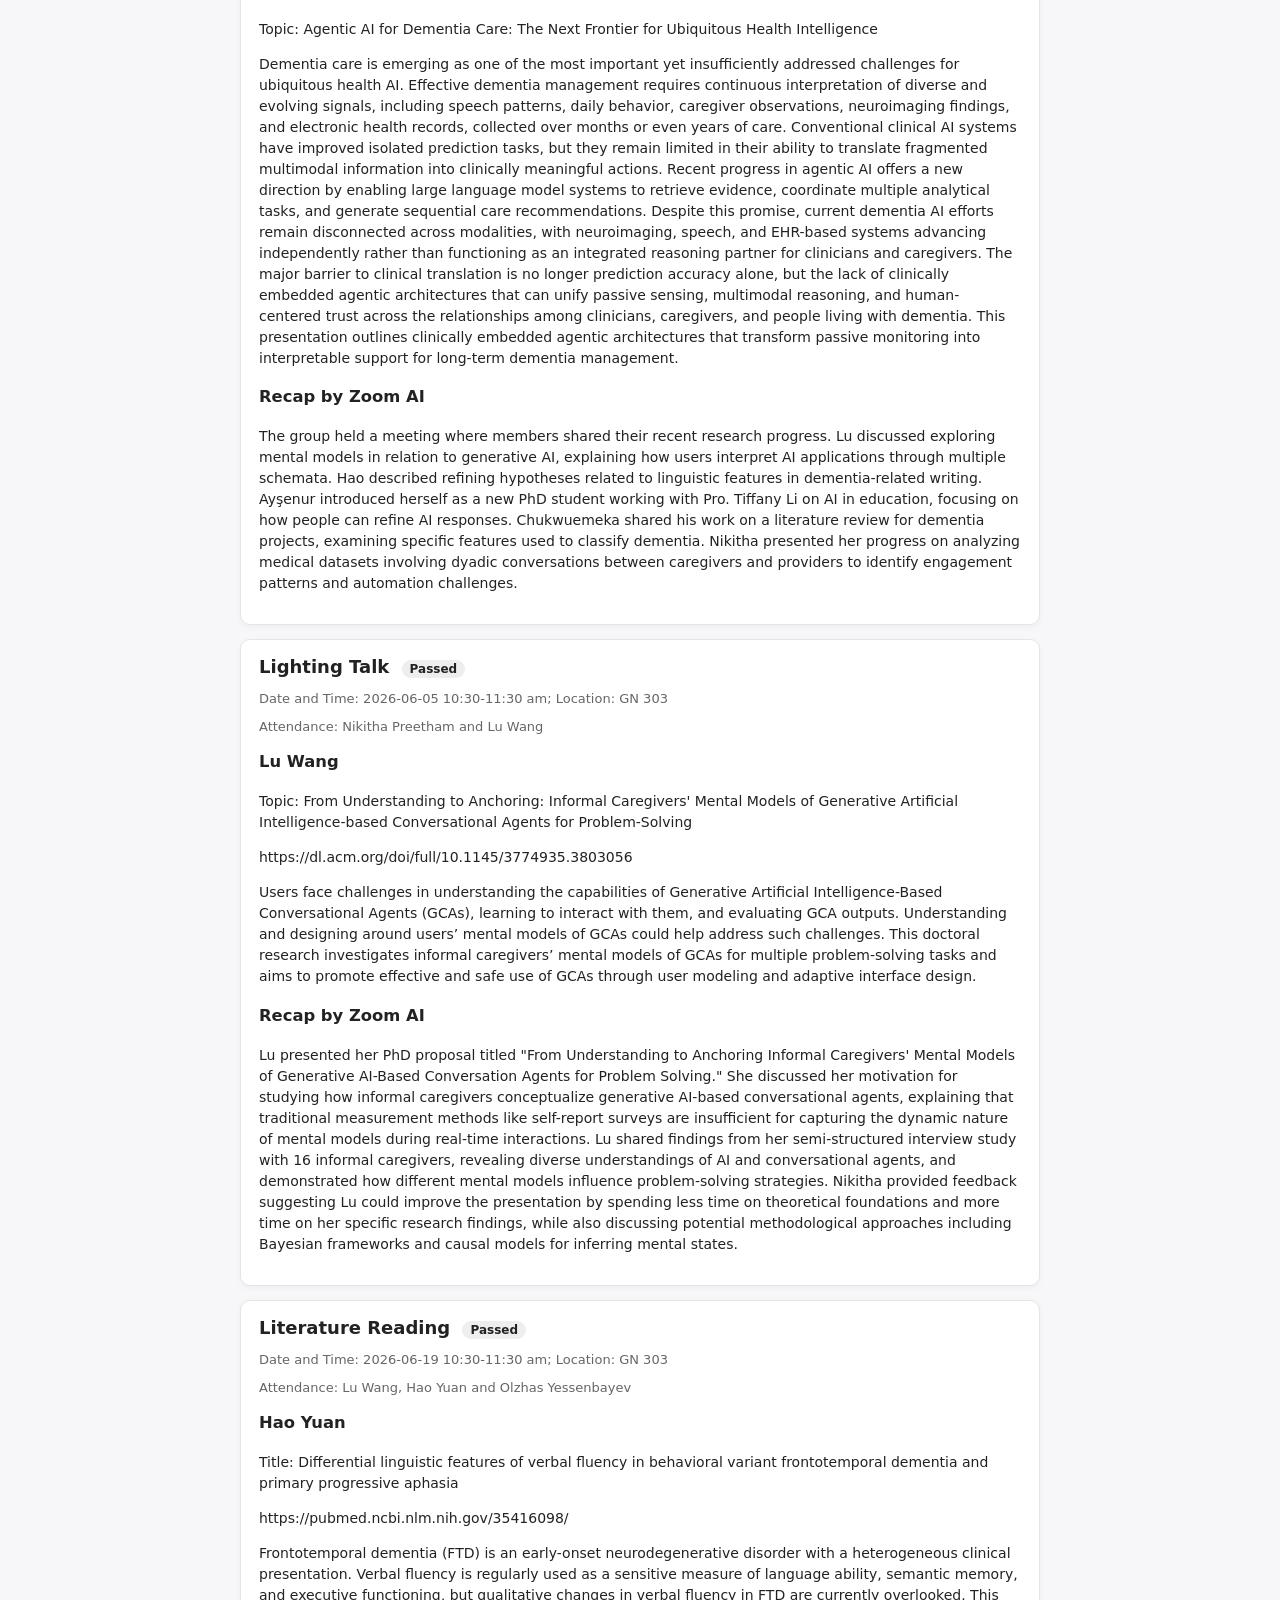
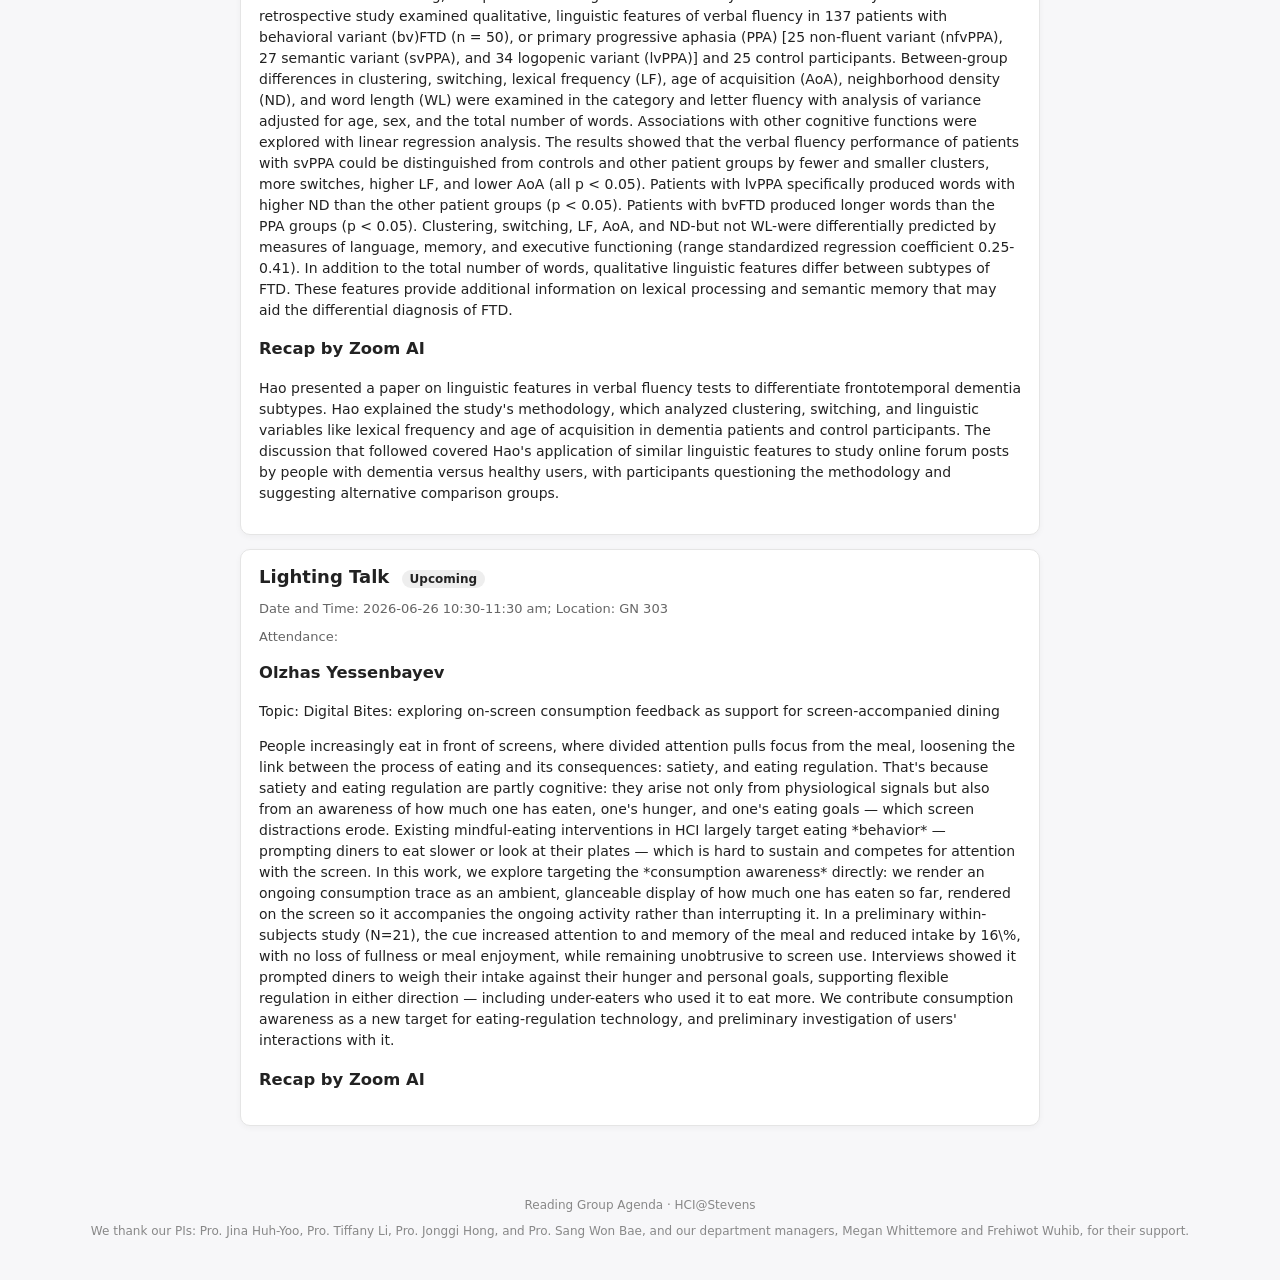
<file: ReadingGroup.html>
<!DOCTYPE html>
<html lang="en">
<head>
  <meta charset="UTF-8" />
  <meta name="viewport" content="width=device-width, initial-scale=1.0"/>
  <title>Reading Group Agenda</title>

  <style>
    body {
      font-family: system-ui, -apple-system, Segoe UI, Roboto, sans-serif;
      margin: 0;
      background: #f7f7f9;
      color: #222;
    }

    header {
      padding: 40px 20px;
      text-align: center;
      background: white;
      border-bottom: 1px solid #e5e5e5;
    }

    h1 {
      margin: 0;
      font-size: 32px;
    }

    .container {
      max-width: 800px;
      margin: 30px auto;
      padding: 0 16px;
    }

    .card {
      background: white;
      border: 1px solid #e5e5e5;
      border-radius: 10px;
      padding: 16px 18px;
      margin-bottom: 14px;
      box-shadow: 0 2px 6px rgba(0,0,0,0.04);
    }

    .title {
      font-size: 18px;
      font-weight: 600;
      margin-bottom: 4px;
    }

    .meta {
      font-size: 13px;
      color: #666;
      margin-bottom: 10px;
    }

    .abstract {
      font-size: 14px;
      line-height: 1.5;
    }

    .tag {
      display: inline-block;
      font-size: 12px;
      padding: 2px 8px;
      border-radius: 999px;
      background: #eee;
      margin-left: 6px;
    }

    footer {
      text-align: center;
      font-size: 12px;
      color: #888;
      padding: 30px;
    }
  </style>
</head>

<body>

<header>
  <h1>📚 Reading Group Agenda</h1>
  <p>Upcoming talks and abstracts</p>
</header>

<div class="container">

  <div class="card">
    <div class="title">
      Lighting Talks
      <span class="tag">Passed</span>
    </div>
    <div class="meta">
      <p>Date and Time: 2026-05-22 10:30-11:30 am</p>
      <p>Attendance: Disha Rana, Sanjavan Ghodasara, Nikitha Preetham, Hao Yuan, Chukwuemeka Ugwu, Lu Wang, and Pro. Sang Won Bae. </p>
    </div>
   
    <div class="abstract">
      <h3>Disha Rana</h3>
      
    </p>Topic: Uncertainty Signals in Generative Chatbots</p>
    </div>

    <div class="abstract">
      <h3>Hao Yuan</h3>

      </p>My recent work focuses on exploring computational methods, which include LLM and linguistic features analysis, to find the association between PLWDs' cognitive abilities and dementia stages, AND their writing.
This project idea is developed based on our previous project that investigates PLWDs’ perspectives on their relationship with family caregivers by examining their posts on the dementia subreddit. In addition to expressing needs to maintain emotional connection with their family throughout their trajectory of decline, PLWDs describe how they are experiencing progressive decline in, for example, memory and language. These self-reports suggest that PLWDs’ writing can provide a valuable source of longitudinal data that reflects how their cognitive abilities change over time. This thus motivates us to explore how to make use of computational tools to find the association between PLWDs' cognitive abilities and dementia stages AND their writing.
For the LLM part, we are designing an agentic system that automatically identifies and extracts PLWDs’ self-reported cognitive and functional symptoms of decline and self-expressed emotions in their online forum posts. The extraction process is based on an expert-reviewed codebook that contains definitions of commonly-seen symptoms of decline in PLWDs and their representative examples.
For the linguistic feature analysis part, we extract features that have been used in prior studies for examining associations between PLWDs’ language abilities and dementia diagnosis. We extend these speech data-based studies by exploring these features in the written text of posts made by PLWDs. In particular, we find statistically significant differences in multiple feature scores between PLWDs’ posts and healthy users’ posts. We also found statistically significant differences in linguistic feature scores between PLWDs’ posts written before and after their first self-reported symptoms of decline.
Together, these two approaches demonstrate how PLWDs’ writing can be associated with cognitive abilities and potentially used to infer their stages of decline.</p>
    </div>

    <div class="abstract">
      <h3>Recap by Zoom AI</h3>

      </p>This was the first meeting of a reading group event where graduate students presented their research projects. Lu introduced the group and its purpose of providing a regular space for members to practice reading and presentation skills. The first presenter was Disha, who shared her summer research project with Professor Tiffany Li, examining how AI chatbots affect learning when they display uncertainty signals to learners. Disha explained that despite uncertainty signals, novice learners still struggle to catch errors, and her study aims to identify the specific barriers preventing learners from verifying chatbot responses. Hao then presented his computational research on using large language models and linguistic features analysis to find associations between people living with dementia's writing and their cognitive abilities and dementia stages. Hao described his work on developing an agentic system to automatically identify and extract self-reported cognitive symptoms from online forum posts on the dementia subreddit. The meeting included detailed discussions about methodology, data collection challenges, and potential clinical applications of both presentations.</p>

    </div>
  </div>


  <div class="card">
    <div class="title">
      Lighting Talks
      <span class="tag">Passed</span>
    </div>
    <div class="meta">
      <p>Date and Time: 2026-05-29 10:30-11:30 am; Location: GN 421</p>
      <p>Attendance: Nikitha Preetham, Hao Yuan, Chukwuemeka Ugwu, Lu Wang, and Aysenur Guerel</p>
    </div>
   
    <div class="abstract">
      <h3>Nikitha Preetham</h3>
      
    <p>I am currently working on research work in collaboration with Psyche Care, a digital mental health care and coaching provider for caregivers of youth with behavioral issues and at risk. The research aims to increase caregiver engagement by developing tailored engagement strategies and real-time data collection methods. In pursuit of this work, I am exploring areas of communication that can be automated by AI powered digital tools and what human context can be lost if automated. For our future work, we plan on conducting user interviews to assess caregiver preferences and experiences regarding engagement and data collection methods as well as hope to conduct a study to understand caregiver-provider engagement with the addition of an AI chatbot to augment personalized communication and engagement.</p>
    </div>

    <div class="abstract">
      <h3>Chukwuemeka Ugwu</h3>

      <p>Topic: Agentic AI for Dementia Care: The Next Frontier for Ubiquitous Health Intelligence </p>
      <p>Dementia care is emerging as one of the most important yet insufficiently addressed challenges for ubiquitous health AI. Effective dementia management requires continuous interpretation of diverse and evolving signals, including speech patterns, daily behavior, caregiver observations, neuroimaging findings, and electronic health records, collected over months or even years of care. Conventional clinical AI systems have improved isolated prediction tasks, but they remain limited in their ability to translate fragmented multimodal information into clinically meaningful actions. Recent progress in agentic AI offers a new direction by enabling large language model systems to retrieve evidence, coordinate multiple analytical tasks, and generate sequential care recommendations. Despite this promise, current dementia AI efforts remain disconnected across modalities, with neuroimaging, speech, and EHR-based systems advancing independently rather than functioning as an integrated reasoning partner for clinicians and caregivers. The major barrier to clinical translation is no longer prediction accuracy alone, but the lack of clinically embedded agentic architectures that can unify passive sensing, multimodal reasoning, and human-centered trust across the relationships among clinicians, caregivers, and people living with dementia. This presentation outlines clinically embedded agentic architectures that transform passive monitoring into interpretable support for long-term dementia management.</p>

    </div>
    <div class="abstract">
      <h3>Recap by Zoom AI</h3>

      </p>The group held a meeting where members shared their recent research progress. Lu discussed exploring mental models in relation to generative AI, explaining how users interpret AI applications through multiple schemata. Hao described refining hypotheses related to linguistic features in dementia-related writing. Ayşenur introduced herself as a new PhD student working with Pro. Tiffany Li on AI in education, focusing on how people can refine AI responses. Chukwuemeka shared his work on a literature review for dementia projects, examining specific features used to classify dementia. Nikitha presented her progress on analyzing medical datasets involving dyadic conversations between caregivers and providers to identify engagement patterns and automation challenges.</p>

    </div>
  </div>


  <div class="card">
    <div class="title">
      Lighting Talk
      <span class="tag">Passed</span>
    </div>
    <div class="meta">
      <p>Date and Time: 2026-06-05 10:30-11:30 am; Location: GN 303</p>
      <p>Attendance: Nikitha Preetham and Lu Wang</p>
    </div>
   
    <div class="abstract">
      <h3>Lu Wang</h3>
      <p>Topic: From Understanding to Anchoring: Informal Caregivers' Mental Models of Generative Artificial Intelligence-based Conversational Agents for Problem-Solving</p>
      <p>https://dl.acm.org/doi/full/10.1145/3774935.3803056</p>
      <p>Users face challenges in understanding the capabilities of Generative Artificial Intelligence-Based Conversational Agents (GCAs), learning to interact with them, and evaluating GCA outputs. Understanding and designing around users’ mental models of GCAs could help address such challenges. This doctoral research investigates informal caregivers’ mental models of GCAs for multiple problem-solving tasks and aims to promote effective and safe use of GCAs through user modeling and adaptive interface design.</p>
    </div>
    <div class="abstract">
      <h3>Recap by Zoom AI</h3>
      </p>Lu presented her PhD proposal titled "From Understanding to Anchoring Informal Caregivers' Mental Models of Generative AI-Based Conversation Agents for Problem Solving." She discussed her motivation for studying how informal caregivers conceptualize generative AI-based conversational agents, explaining that traditional measurement methods like self-report surveys are insufficient for capturing the dynamic nature of mental models during real-time interactions. Lu shared findings from her semi-structured interview study with 16 informal caregivers, revealing diverse understandings of AI and conversational agents, and demonstrated how different mental models influence problem-solving strategies. Nikitha provided feedback suggesting Lu could improve the presentation by spending less time on theoretical foundations and more time on her specific research findings, while also discussing potential methodological approaches including Bayesian frameworks and causal models for inferring mental states.</p>
    </div>
  </div>



  <div class="card">
    <div class="title">
      Literature Reading
      <span class="tag">Passed</span>
    </div>
    <div class="meta">
      <p>Date and Time: 2026-06-19 10:30-11:30 am; Location: GN 303</p>
      <p>Attendance: Lu Wang, Hao Yuan and Olzhas Yessenbayev</p>
    </div>
   
    <div class="abstract">
      <h3>Hao Yuan</h3>
      
      <p>Title: Differential linguistic features of verbal fluency in behavioral variant frontotemporal dementia and primary progressive aphasia</p>
      <p>https://pubmed.ncbi.nlm.nih.gov/35416098/</p>
      <p>Frontotemporal dementia (FTD) is an early-onset neurodegenerative disorder with a heterogeneous clinical presentation. Verbal fluency is regularly used as a sensitive measure of language ability, semantic memory, and executive functioning, but qualitative changes in verbal fluency in FTD are currently overlooked. This retrospective study examined qualitative, linguistic features of verbal fluency in 137 patients with behavioral variant (bv)FTD (n = 50), or primary progressive aphasia (PPA) [25 non-fluent variant (nfvPPA), 27 semantic variant (svPPA), and 34 logopenic variant (lvPPA)] and 25 control participants. Between-group differences in clustering, switching, lexical frequency (LF), age of acquisition (AoA), neighborhood density (ND), and word length (WL) were examined in the category and letter fluency with analysis of variance adjusted for age, sex, and the total number of words. Associations with other cognitive functions were explored with linear regression analysis. The results showed that the verbal fluency performance of patients with svPPA could be distinguished from controls and other patient groups by fewer and smaller clusters, more switches, higher LF, and lower AoA (all p < 0.05). Patients with lvPPA specifically produced words with higher ND than the other patient groups (p < 0.05). Patients with bvFTD produced longer words than the PPA groups (p < 0.05). Clustering, switching, LF, AoA, and ND-but not WL-were differentially predicted by measures of language, memory, and executive functioning (range standardized regression coefficient 0.25-0.41). In addition to the total number of words, qualitative linguistic features differ between subtypes of FTD. These features provide additional information on lexical processing and semantic memory that may aid the differential diagnosis of FTD.</p>
    </div>
      <div class="abstract">
      <h3>Recap by Zoom AI</h3>
      </p> Hao presented a paper on linguistic features in verbal fluency tests to differentiate frontotemporal dementia subtypes. Hao explained the study's methodology, which analyzed clustering, switching, and linguistic variables like lexical frequency and age of acquisition in dementia patients and control participants. The discussion that followed covered Hao's application of similar linguistic features to study online forum posts by people with dementia versus healthy users, with participants questioning the methodology and suggesting alternative comparison groups.</p>
    </div>
    

  </div>


  <div class="card">
    <div class="title">
      Lighting Talk
      <span class="tag">Upcoming</span>
    </div>
    <div class="meta">
      <p>Date and Time: 2026-06-26 10:30-11:30 am; Location: GN 303</p>
      <p>Attendance: </p>
    </div>
   
    <div class="abstract">
      <h3>Olzhas Yessenbayev</h3>
      
      <p>Topic: Digital Bites: exploring on-screen consumption feedback as support for screen-accompanied dining</p>
      <p>People increasingly eat in front of screens, where divided attention pulls focus from the meal, loosening the link between the process of eating and its consequences: satiety, and eating regulation. That's because satiety and eating regulation are partly cognitive: they arise not only from physiological signals but also from an awareness of how much one has eaten, one's hunger, and one's eating goals — which screen distractions erode. Existing mindful-eating interventions in HCI largely target eating *behavior* — prompting diners to eat slower or look at their plates — which is hard to sustain and competes for attention with the screen. In this work, we explore targeting the *consumption awareness* directly: we render an ongoing consumption trace as an ambient, glanceable display of how much one has eaten so far, rendered on the screen so it accompanies the ongoing activity rather than interrupting it. In a preliminary within-subjects study (N=21), the cue increased attention to and memory of the meal and reduced intake by 16\%, with no loss of fullness or meal enjoyment, while remaining unobtrusive to screen use. Interviews showed it prompted diners to weigh their intake against their hunger and personal goals, supporting flexible regulation in either direction — including under-eaters who used it to eat more. We contribute consumption awareness as a new target for eating-regulation technology, and preliminary investigation of users' interactions with it.</p>
      
    </div>

    
    <div class="abstract">
      <h3>Recap by Zoom AI</h3>

      </p></p>

    </div>
  </div>
  

</div>

<footer>
   <p> Reading Group Agenda · HCI@Stevens </p> 
   <p>We thank our PIs: Pro. Jina Huh-Yoo, Pro. Tiffany Li, Pro. Jonggi Hong, and Pro. Sang Won Bae, and our department managers, Megan Whittemore and Frehiwot Wuhib, for their support.</p> 
</footer>

</body>
</html>
</file>
<file: assets/vendors/themify-icons/css/themify-icons.css>
@font-face {
	font-family: 'themify';
	src:url("../fonts/themify.eot?-fvbane");
	src:url("../fonts/themify.eot?#iefix-fvbane") format("embedded-opentype"),
		url("../fonts/themify.woff?-fvbane") format("woff"),
		url("../fonts/themify.ttf?-fvbane") format("truetype"),
		url("../fonts/themify.svg?-fvbane#themify") format("svg");
	font-weight: normal;
	font-style: normal;
}

[class^="ti-"], [class*=" ti-"] {
	font-family: 'themify';
	speak: none;
	font-style: normal;
	font-weight: normal;
	font-variant: normal;
	text-transform: none;
	line-height: 1;

	/* Better Font Rendering =========== */
	-webkit-font-smoothing: antialiased;
	-moz-osx-font-smoothing: grayscale;
}

.ti-wand:before {
	content: "\e600";
}
.ti-volume:before {
	content: "\e601";
}
.ti-user:before {
	content: "\e602";
}
.ti-unlock:before {
	content: "\e603";
}
.ti-unlink:before {
	content: "\e604";
}
.ti-trash:before {
	content: "\e605";
}
.ti-thought:before {
	content: "\e606";
}
.ti-target:before {
	content: "\e607";
}
.ti-tag:before {
	content: "\e608";
}
.ti-tablet:before {
	content: "\e609";
}
.ti-star:before {
	content: "\e60a";
}
.ti-spray:before {
	content: "\e60b";
}
.ti-signal:before {
	content: "\e60c";
}
.ti-shopping-cart:before {
	content: "\e60d";
}
.ti-shopping-cart-full:before {
	content: "\e60e";
}
.ti-settings:before {
	content: "\e60f";
}
.ti-search:before {
	content: "\e610";
}
.ti-zoom-in:before {
	content: "\e611";
}
.ti-zoom-out:before {
	content: "\e612";
}
.ti-cut:before {
	content: "\e613";
}
.ti-ruler:before {
	content: "\e614";
}
.ti-ruler-pencil:before {
	content: "\e615";
}
.ti-ruler-alt:before {
	content: "\e616";
}
.ti-bookmark:before {
	content: "\e617";
}
.ti-bookmark-alt:before {
	content: "\e618";
}
.ti-reload:before {
	content: "\e619";
}
.ti-plus:before {
	content: "\e61a";
}
.ti-pin:before {
	content: "\e61b";
}
.ti-pencil:before {
	content: "\e61c";
}
.ti-pencil-alt:before {
	content: "\e61d";
}
.ti-paint-roller:before {
	content: "\e61e";
}
.ti-paint-bucket:before {
	content: "\e61f";
}
.ti-na:before {
	content: "\e620";
}
.ti-mobile:before {
	content: "\e621";
}
.ti-minus:before {
	content: "\e622";
}
.ti-medall:before {
	content: "\e623";
}
.ti-medall-alt:before {
	content: "\e624";
}
.ti-marker:before {
	content: "\e625";
}
.ti-marker-alt:before {
	content: "\e626";
}
.ti-arrow-up:before {
	content: "\e627";
}
.ti-arrow-right:before {
	content: "\e628";
}
.ti-arrow-left:before {
	content: "\e629";
}
.ti-arrow-down:before {
	content: "\e62a";
}
.ti-lock:before {
	content: "\e62b";
}
.ti-location-arrow:before {
	content: "\e62c";
}
.ti-link:before {
	content: "\e62d";
}
.ti-layout:before {
	content: "\e62e";
}
.ti-layers:before {
	content: "\e62f";
}
.ti-layers-alt:before {
	content: "\e630";
}
.ti-key:before {
	content: "\e631";
}
.ti-import:before {
	content: "\e632";
}
.ti-image:before {
	content: "\e633";
}
.ti-heart:before {
	content: "\e634";
}
.ti-heart-broken:before {
	content: "\e635";
}
.ti-hand-stop:before {
	content: "\e636";
}
.ti-hand-open:before {
	content: "\e637";
}
.ti-hand-drag:before {
	content: "\e638";
}
.ti-folder:before {
	content: "\e639";
}
.ti-flag:before {
	content: "\e63a";
}
.ti-flag-alt:before {
	content: "\e63b";
}
.ti-flag-alt-2:before {
	content: "\e63c";
}
.ti-eye:before {
	content: "\e63d";
}
.ti-export:before {
	content: "\e63e";
}
.ti-exchange-vertical:before {
	content: "\e63f";
}
.ti-desktop:before {
	content: "\e640";
}
.ti-cup:before {
	content: "\e641";
}
.ti-crown:before {
	content: "\e642";
}
.ti-comments:before {
	content: "\e643";
}
.ti-comment:before {
	content: "\e644";
}
.ti-comment-alt:before {
	content: "\e645";
}
.ti-close:before {
	content: "\e646";
}
.ti-clip:before {
	content: "\e647";
}
.ti-angle-up:before {
	content: "\e648";
}
.ti-angle-right:before {
	content: "\e649";
}
.ti-angle-left:before {
	content: "\e64a";
}
.ti-angle-down:before {
	content: "\e64b";
}
.ti-check:before {
	content: "\e64c";
}
.ti-check-box:before {
	content: "\e64d";
}
.ti-camera:before {
	content: "\e64e";
}
.ti-announcement:before {
	content: "\e64f";
}
.ti-brush:before {
	content: "\e650";
}
.ti-briefcase:before {
	content: "\e651";
}
.ti-bolt:before {
	content: "\e652";
}
.ti-bolt-alt:before {
	content: "\e653";
}
.ti-blackboard:before {
	content: "\e654";
}
.ti-bag:before {
	content: "\e655";
}
.ti-move:before {
	content: "\e656";
}
.ti-arrows-vertical:before {
	content: "\e657";
}
.ti-arrows-horizontal:before {
	content: "\e658";
}
.ti-fullscreen:before {
	content: "\e659";
}
.ti-arrow-top-right:before {
	content: "\e65a";
}
.ti-arrow-top-left:before {
	content: "\e65b";
}
.ti-arrow-circle-up:before {
	content: "\e65c";
}
.ti-arrow-circle-right:before {
	content: "\e65d";
}
.ti-arrow-circle-left:before {
	content: "\e65e";
}
.ti-arrow-circle-down:before {
	content: "\e65f";
}
.ti-angle-double-up:before {
	content: "\e660";
}
.ti-angle-double-right:before {
	content: "\e661";
}
.ti-angle-double-left:before {
	content: "\e662";
}
.ti-angle-double-down:before {
	content: "\e663";
}
.ti-zip:before {
	content: "\e664";
}
.ti-world:before {
	content: "\e665";
}
.ti-wheelchair:before {
	content: "\e666";
}
.ti-view-list:before {
	content: "\e667";
}
.ti-view-list-alt:before {
	content: "\e668";
}
.ti-view-grid:before {
	content: "\e669";
}
.ti-uppercase:before {
	content: "\e66a";
}
.ti-upload:before {
	content: "\e66b";
}
.ti-underline:before {
	content: "\e66c";
}
.ti-truck:before {
	content: "\e66d";
}
.ti-timer:before {
	content: "\e66e";
}
.ti-ticket:before {
	content: "\e66f";
}
.ti-thumb-up:before {
	content: "\e670";
}
.ti-thumb-down:before {
	content: "\e671";
}
.ti-text:before {
	content: "\e672";
}
.ti-stats-up:before {
	content: "\e673";
}
.ti-stats-down:before {
	content: "\e674";
}
.ti-split-v:before {
	content: "\e675";
}
.ti-split-h:before {
	content: "\e676";
}
.ti-smallcap:before {
	content: "\e677";
}
.ti-shine:before {
	content: "\e678";
}
.ti-shift-right:before {
	content: "\e679";
}
.ti-shift-left:before {
	content: "\e67a";
}
.ti-shield:before {
	content: "\e67b";
}
.ti-notepad:before {
	content: "\e67c";
}
.ti-server:before {
	content: "\e67d";
}
.ti-quote-right:before {
	content: "\e67e";
}
.ti-quote-left:before {
	content: "\e67f";
}
.ti-pulse:before {
	content: "\e680";
}
.ti-printer:before {
	content: "\e681";
}
.ti-power-off:before {
	content: "\e682";
}
.ti-plug:before {
	content: "\e683";
}
.ti-pie-chart:before {
	content: "\e684";
}
.ti-paragraph:before {
	content: "\e685";
}
.ti-panel:before {
	content: "\e686";
}
.ti-package:before {
	content: "\e687";
}
.ti-music:before {
	content: "\e688";
}
.ti-music-alt:before {
	content: "\e689";
}
.ti-mouse:before {
	content: "\e68a";
}
.ti-mouse-alt:before {
	content: "\e68b";
}
.ti-money:before {
	content: "\e68c";
}
.ti-microphone:before {
	content: "\e68d";
}
.ti-menu:before {
	content: "\e68e";
}
.ti-menu-alt:before {
	content: "\e68f";
}
.ti-map:before {
	content: "\e690";
}
.ti-map-alt:before {
	content: "\e691";
}
.ti-loop:before {
	content: "\e692";
}
.ti-location-pin:before {
	content: "\e693";
}
.ti-list:before {
	content: "\e694";
}
.ti-light-bulb:before {
	content: "\e695";
}
.ti-Italic:before {
	content: "\e696";
}
.ti-info:before {
	content: "\e697";
}
.ti-infinite:before {
	content: "\e698";
}
.ti-id-badge:before {
	content: "\e699";
}
.ti-hummer:before {
	content: "\e69a";
}
.ti-home:before {
	content: "\e69b";
}
.ti-help:before {
	content: "\e69c";
}
.ti-headphone:before {
	content: "\e69d";
}
.ti-harddrives:before {
	content: "\e69e";
}
.ti-harddrive:before {
	content: "\e69f";
}
.ti-gift:before {
	content: "\e6a0";
}
.ti-game:before {
	content: "\e6a1";
}
.ti-filter:before {
	content: "\e6a2";
}
.ti-files:before {
	content: "\e6a3";
}
.ti-file:before {
	content: "\e6a4";
}
.ti-eraser:before {
	content: "\e6a5";
}
.ti-envelope:before {
	content: "\e6a6";
}
.ti-download:before {
	content: "\e6a7";
}
.ti-direction:before {
	content: "\e6a8";
}
.ti-direction-alt:before {
	content: "\e6a9";
}
.ti-dashboard:before {
	content: "\e6aa";
}
.ti-control-stop:before {
	content: "\e6ab";
}
.ti-control-shuffle:before {
	content: "\e6ac";
}
.ti-control-play:before {
	content: "\e6ad";
}
.ti-control-pause:before {
	content: "\e6ae";
}
.ti-control-forward:before {
	content: "\e6af";
}
.ti-control-backward:before {
	content: "\e6b0";
}
.ti-cloud:before {
	content: "\e6b1";
}
.ti-cloud-up:before {
	content: "\e6b2";
}
.ti-cloud-down:before {
	content: "\e6b3";
}
.ti-clipboard:before {
	content: "\e6b4";
}
.ti-car:before {
	content: "\e6b5";
}
.ti-calendar:before {
	content: "\e6b6";
}
.ti-book:before {
	content: "\e6b7";
}
.ti-bell:before {
	content: "\e6b8";
}
.ti-basketball:before {
	content: "\e6b9";
}
.ti-bar-chart:before {
	content: "\e6ba";
}
.ti-bar-chart-alt:before {
	content: "\e6bb";
}
.ti-back-right:before {
	content: "\e6bc";
}
.ti-back-left:before {
	content: "\e6bd";
}
.ti-arrows-corner:before {
	content: "\e6be";
}
.ti-archive:before {
	content: "\e6bf";
}
.ti-anchor:before {
	content: "\e6c0";
}
.ti-align-right:before {
	content: "\e6c1";
}
.ti-align-left:before {
	content: "\e6c2";
}
.ti-align-justify:before {
	content: "\e6c3";
}
.ti-align-center:before {
	content: "\e6c4";
}
.ti-alert:before {
	content: "\e6c5";
}
.ti-alarm-clock:before {
	content: "\e6c6";
}
.ti-agenda:before {
	content: "\e6c7";
}
.ti-write:before {
	content: "\e6c8";
}
.ti-window:before {
	content: "\e6c9";
}
.ti-widgetized:before {
	content: "\e6ca";
}
.ti-widget:before {
	content: "\e6cb";
}
.ti-widget-alt:before {
	content: "\e6cc";
}
.ti-wallet:before {
	content: "\e6cd";
}
.ti-video-clapper:before {
	content: "\e6ce";
}
.ti-video-camera:before {
	content: "\e6cf";
}
.ti-vector:before {
	content: "\e6d0";
}
.ti-themify-logo:before {
	content: "\e6d1";
}
.ti-themify-favicon:before {
	content: "\e6d2";
}
.ti-themify-favicon-alt:before {
	content: "\e6d3";
}
.ti-support:before {
	content: "\e6d4";
}
.ti-stamp:before {
	content: "\e6d5";
}
.ti-split-v-alt:before {
	content: "\e6d6";
}
.ti-slice:before {
	content: "\e6d7";
}
.ti-shortcode:before {
	content: "\e6d8";
}
.ti-shift-right-alt:before {
	content: "\e6d9";
}
.ti-shift-left-alt:before {
	content: "\e6da";
}
.ti-ruler-alt-2:before {
	content: "\e6db";
}
.ti-receipt:before {
	content: "\e6dc";
}
.ti-pin2:before {
	content: "\e6dd";
}
.ti-pin-alt:before {
	content: "\e6de";
}
.ti-pencil-alt2:before {
	content: "\e6df";
}
.ti-palette:before {
	content: "\e6e0";
}
.ti-more:before {
	content: "\e6e1";
}
.ti-more-alt:before {
	content: "\e6e2";
}
.ti-microphone-alt:before {
	content: "\e6e3";
}
.ti-magnet:before {
	content: "\e6e4";
}
.ti-line-double:before {
	content: "\e6e5";
}
.ti-line-dotted:before {
	content: "\e6e6";
}
.ti-line-dashed:before {
	content: "\e6e7";
}
.ti-layout-width-full:before {
	content: "\e6e8";
}
.ti-layout-width-default:before {
	content: "\e6e9";
}
.ti-layout-width-default-alt:before {
	content: "\e6ea";
}
.ti-layout-tab:before {
	content: "\e6eb";
}
.ti-layout-tab-window:before {
	content: "\e6ec";
}
.ti-layout-tab-v:before {
	content: "\e6ed";
}
.ti-layout-tab-min:before {
	content: "\e6ee";
}
.ti-layout-slider:before {
	content: "\e6ef";
}
.ti-layout-slider-alt:before {
	content: "\e6f0";
}
.ti-layout-sidebar-right:before {
	content: "\e6f1";
}
.ti-layout-sidebar-none:before {
	content: "\e6f2";
}
.ti-layout-sidebar-left:before {
	content: "\e6f3";
}
.ti-layout-placeholder:before {
	content: "\e6f4";
}
.ti-layout-menu:before {
	content: "\e6f5";
}
.ti-layout-menu-v:before {
	content: "\e6f6";
}
.ti-layout-menu-separated:before {
	content: "\e6f7";
}
.ti-layout-menu-full:before {
	content: "\e6f8";
}
.ti-layout-media-right-alt:before {
	content: "\e6f9";
}
.ti-layout-media-right:before {
	content: "\e6fa";
}
.ti-layout-media-overlay:before {
	content: "\e6fb";
}
.ti-layout-media-overlay-alt:before {
	content: "\e6fc";
}
.ti-layout-media-overlay-alt-2:before {
	content: "\e6fd";
}
.ti-layout-media-left-alt:before {
	content: "\e6fe";
}
.ti-layout-media-left:before {
	content: "\e6ff";
}
.ti-layout-media-center-alt:before {
	content: "\e700";
}
.ti-layout-media-center:before {
	content: "\e701";
}
.ti-layout-list-thumb:before {
	content: "\e702";
}
.ti-layout-list-thumb-alt:before {
	content: "\e703";
}
.ti-layout-list-post:before {
	content: "\e704";
}
.ti-layout-list-large-image:before {
	content: "\e705";
}
.ti-layout-line-solid:before {
	content: "\e706";
}
.ti-layout-grid4:before {
	content: "\e707";
}
.ti-layout-grid3:before {
	content: "\e708";
}
.ti-layout-grid2:before {
	content: "\e709";
}
.ti-layout-grid2-thumb:before {
	content: "\e70a";
}
.ti-layout-cta-right:before {
	content: "\e70b";
}
.ti-layout-cta-left:before {
	content: "\e70c";
}
.ti-layout-cta-center:before {
	content: "\e70d";
}
.ti-layout-cta-btn-right:before {
	content: "\e70e";
}
.ti-layout-cta-btn-left:before {
	content: "\e70f";
}
.ti-layout-column4:before {
	content: "\e710";
}
.ti-layout-column3:before {
	content: "\e711";
}
.ti-layout-column2:before {
	content: "\e712";
}
.ti-layout-accordion-separated:before {
	content: "\e713";
}
.ti-layout-accordion-merged:before {
	content: "\e714";
}
.ti-layout-accordion-list:before {
	content: "\e715";
}
.ti-ink-pen:before {
	content: "\e716";
}
.ti-info-alt:before {
	content: "\e717";
}
.ti-help-alt:before {
	content: "\e718";
}
.ti-headphone-alt:before {
	content: "\e719";
}
.ti-hand-point-up:before {
	content: "\e71a";
}
.ti-hand-point-right:before {
	content: "\e71b";
}
.ti-hand-point-left:before {
	content: "\e71c";
}
.ti-hand-point-down:before {
	content: "\e71d";
}
.ti-gallery:before {
	content: "\e71e";
}
.ti-face-smile:before {
	content: "\e71f";
}
.ti-face-sad:before {
	content: "\e720";
}
.ti-credit-card:before {
	content: "\e721";
}
.ti-control-skip-forward:before {
	content: "\e722";
}
.ti-control-skip-backward:before {
	content: "\e723";
}
.ti-control-record:before {
	content: "\e724";
}
.ti-control-eject:before {
	content: "\e725";
}
.ti-comments-smiley:before {
	content: "\e726";
}
.ti-brush-alt:before {
	content: "\e727";
}
.ti-youtube:before {
	content: "\e728";
}
.ti-vimeo:before {
	content: "\e729";
}
.ti-twitter:before {
	content: "\e72a";
}
.ti-time:before {
	content: "\e72b";
}
.ti-tumblr:before {
	content: "\e72c";
}
.ti-skype:before {
	content: "\e72d";
}
.ti-share:before {
	content: "\e72e";
}
.ti-share-alt:before {
	content: "\e72f";
}
.ti-rocket:before {
	content: "\e730";
}
.ti-pinterest:before {
	content: "\e731";
}
.ti-new-window:before {
	content: "\e732";
}
.ti-microsoft:before {
	content: "\e733";
}
.ti-list-ol:before {
	content: "\e734";
}
.ti-linkedin:before {
	content: "\e735";
}
.ti-layout-sidebar-2:before {
	content: "\e736";
}
.ti-layout-grid4-alt:before {
	content: "\e737";
}
.ti-layout-grid3-alt:before {
	content: "\e738";
}
.ti-layout-grid2-alt:before {
	content: "\e739";
}
.ti-layout-column4-alt:before {
	content: "\e73a";
}
.ti-layout-column3-alt:before {
	content: "\e73b";
}
.ti-layout-column2-alt:before {
	content: "\e73c";
}
.ti-instagram:before {
	content: "\e73d";
}
.ti-google:before {
	content: "\e73e";
}
.ti-github:before {
	content: "\e73f";
}
.ti-flickr:before {
	content: "\e740";
}
.ti-facebook:before {
	content: "\e741";
}
.ti-dropbox:before {
	content: "\e742";
}
.ti-dribbble:before {
	content: "\e743";
}
.ti-apple:before {
	content: "\e744";
}
.ti-android:before {
	content: "\e745";
}
.ti-save:before {
	content: "\e746";
}
.ti-save-alt:before {
	content: "\e747";
}
.ti-yahoo:before {
	content: "\e748";
}
.ti-wordpress:before {
	content: "\e749";
}
.ti-vimeo-alt:before {
	content: "\e74a";
}
.ti-twitter-alt:before {
	content: "\e74b";
}
.ti-tumblr-alt:before {
	content: "\e74c";
}
.ti-trello:before {
	content: "\e74d";
}
.ti-stack-overflow:before {
	content: "\e74e";
}
.ti-soundcloud:before {
	content: "\e74f";
}
.ti-sharethis:before {
	content: "\e750";
}
.ti-sharethis-alt:before {
	content: "\e751";
}
.ti-reddit:before {
	content: "\e752";
}
.ti-pinterest-alt:before {
	content: "\e753";
}
.ti-microsoft-alt:before {
	content: "\e754";
}
.ti-linux:before {
	content: "\e755";
}
.ti-jsfiddle:before {
	content: "\e756";
}
.ti-joomla:before {
	content: "\e757";
}
.ti-html5:before {
	content: "\e758";
}
.ti-flickr-alt:before {
	content: "\e759";
}
.ti-email:before {
	content: "\e75a";
}
.ti-drupal:before {
	content: "\e75b";
}
.ti-dropbox-alt:before {
	content: "\e75c";
}
.ti-css3:before {
	content: "\e75d";
}
.ti-rss:before {
	content: "\e75e";
}
.ti-rss-alt:before {
	content: "\e75f";
}
</file>
<file: assets/css/luwang.css>
@charset "UTF-8";
/*!
=========================================================
* JohnDoe Landing page
=========================================================

* Copyright: 2019 DevCRUD (https://devcrud.com)
* Licensed: (https://devcrud.com/licenses)
* Coded by www.devcrud.com

=========================================================

* The above copyright notice and this permission notice shall be included in all copies or substantial portions of the Software.
*/
@import url("https://fonts.googleapis.com/css?family=Source+Sans+Pro:200,200i,300,300i,400,400i,600,600i,700,700i,900,900i&display=swap");
:root {
  --blue: #79A9F5;
  --indigo: #C45F90;
  --purple: #A16AE8;
  --pink: #FC8BC0;
  --red: #F85C70;
  --orange: #FF8882;
  --yellow: #FAD02C;
  --green: #A3C14A;
  --teal: #20c997;
  --cyan: #47D8E0;
  --white: #fff;
  --gray: #6c757d;
  --gray-dark: #343a40;
  --primary: #F85C70;
  --secondary: #6c757d;
  --success: #A3C14A;
  --info: #47D8E0;
  --warning: #FF8882;
  --danger: #F85C70;
  --light: #f8f9fa;
  --dark: #343a40;
  --breakpoint-xs: 0;
  --breakpoint-sm: 576px;
  --breakpoint-md: 768px;
  --breakpoint-lg: 992px;
  --breakpoint-xl: 1200px;
  --font-family-sans-serif: "Source Sans Pro", sans-serif;
  --font-family-monospace: SFMono-Regular, Menlo, Monaco, Consolas, "Liberation Mono", "Courier New", monospace;
}

*,
*::before,
*::after {
  box-sizing: border-box;
}

html {
  font-family: sans-serif;
  line-height: 1.15;
  -webkit-text-size-adjust: 100%;
  -webkit-tap-highlight-color: rgba(0, 0, 0, 0);
}

article, aside, figcaption, figure, footer, header, hgroup, main, nav, section {
  display: block;
}

body {
  margin: 0;
  font-family: "Source Sans Pro", sans-serif;
  font-size: 1rem;
  font-weight: 400;
  line-height: 1.5;
  color: #212529;
  text-align: left;
  background-color: #fff;
}

[tabindex="-1"]:focus {
  outline: 0 !important;
}

hr {
  box-sizing: content-box;
  height: 0;
  overflow: visible;
}

h1, h2, h3, h4, h5, h6 {
  margin-top: 0;
  margin-bottom: 0.5rem;
}

p {
  margin-top: 0;
  margin-bottom: 1rem;
}

abbr[title],
abbr[data-original-title] {
  text-decoration: underline;
  -webkit-text-decoration: underline dotted;
          text-decoration: underline dotted;
  cursor: help;
  border-bottom: 0;
  -webkit-text-decoration-skip-ink: none;
          text-decoration-skip-ink: none;
}

address {
  margin-bottom: 1rem;
  font-style: normal;
  line-height: inherit;
}

ol,
ul,
dl {
  margin-top: 0;
  margin-bottom: 1rem;
}

ol ol,
ul ul,
ol ul,
ul ol {
  margin-bottom: 0;
}

dt {
  font-weight: 700;
}

dd {
  margin-bottom: .5rem;
  margin-left: 0;
}

blockquote {
  margin: 0 0 1rem;
}

b,
strong {
  font-weight: bolder;
}

small {
  font-size: 80%;
}

sub,
sup {
  position: relative;
  font-size: 75%;
  line-height: 0;
  vertical-align: baseline;
}

sub {
  bottom: -.25em;
}

sup {
  top: -.5em;
}

a {
  color: #F85C70;
  text-decoration: none;
  background-color: transparent;
}

a:hover {
  color: #f51330;
  text-decoration: none;
}

a:not([href]):not([tabindex]) {
  color: inherit;
  text-decoration: none;
}

a:not([href]):not([tabindex]):hover, a:not([href]):not([tabindex]):focus {
  color: inherit;
  text-decoration: none;
}

a:not([href]):not([tabindex]):focus {
  outline: 0;
}

pre,
code,
kbd,
samp {
  font-family: SFMono-Regular, Menlo, Monaco, Consolas, "Liberation Mono", "Courier New", monospace;
  font-size: 1em;
}

pre {
  margin-top: 0;
  margin-bottom: 1rem;
  overflow: auto;
}

figure {
  margin: 0 0 1rem;
}

img {
  vertical-align: middle;
  border-style: none;
}

svg {
  overflow: hidden;
  vertical-align: middle;
}

table {
  border-collapse: collapse;
}

caption {
  padding-top: 0.75rem;
  padding-bottom: 0.75rem;
  color: #6c757d;
  text-align: left;
  caption-side: bottom;
}

th {
  text-align: inherit;
}

label {
  display: inline-block;
  margin-bottom: 0.5rem;
}

button {
  border-radius: 0;
}

button:focus {
  outline: 1px dotted;
  outline: 5px auto -webkit-focus-ring-color;
}

input,
button,
select,
optgroup,
textarea {
  margin: 0;
  font-family: inherit;
  font-size: inherit;
  line-height: inherit;
}

button,
input {
  overflow: visible;
}

button,
select {
  text-transform: none;
}

select {
  word-wrap: normal;
}

button,
[type="button"],
[type="reset"],
[type="submit"] {
  -webkit-appearance: button;
}

button:not(:disabled),
[type="button"]:not(:disabled),
[type="reset"]:not(:disabled),
[type="submit"]:not(:disabled) {
  cursor: pointer;
}

button::-moz-focus-inner,
[type="button"]::-moz-focus-inner,
[type="reset"]::-moz-focus-inner,
[type="submit"]::-moz-focus-inner {
  padding: 0;
  border-style: none;
}

input[type="radio"],
input[type="checkbox"] {
  box-sizing: border-box;
  padding: 0;
}

input[type="date"],
input[type="time"],
input[type="datetime-local"],
input[type="month"] {
  -webkit-appearance: listbox;
}

textarea {
  overflow: auto;
  resize: vertical;
}

fieldset {
  min-width: 0;
  padding: 0;
  margin: 0;
  border: 0;
}

legend {
  display: block;
  width: 100%;
  max-width: 100%;
  padding: 0;
  margin-bottom: .5rem;
  font-size: 1.5rem;
  line-height: inherit;
  color: inherit;
  white-space: normal;
}

progress {
  vertical-align: baseline;
}

[type="number"]::-webkit-inner-spin-button,
[type="number"]::-webkit-outer-spin-button {
  height: auto;
}

[type="search"] {
  outline-offset: -2px;
  -webkit-appearance: none;
}

[type="search"]::-webkit-search-decoration {
  -webkit-appearance: none;
}

::-webkit-file-upload-button {
  font: inherit;
  -webkit-appearance: button;
}

output {
  display: inline-block;
}

summary {
  display: list-item;
  cursor: pointer;
}

template {
  display: none;
}

[hidden] {
  display: none !important;
}

h1, h2, h3, h4, h5, h6,
.h1, .h2, .h3, .h4, .h5, .h6 {
  margin-bottom: 0.5rem;
  font-family: "Dosis", sans-serif;
  font-weight: 500;
  line-height: 1.2;
}

h1, .h1 {
  font-size: 2.5rem;
}

h2, .h2 {
  font-size: 2rem;
}

h3, .h3 {
  font-size: 1.75rem;
}

h4, .h4 {
  font-size: 1.5rem;
}

h5, .h5 {
  font-size: 1.25rem;
}

h6, .h6 {
  font-size: 1rem;
}

.lead {
  font-size: 1.25rem;
  font-weight: 300;
}

.display-1 {
  font-size: 6rem;
  font-weight: 300;
  line-height: 1.2;
}

.display-2 {
  font-size: 5.5rem;
  font-weight: 300;
  line-height: 1.2;
}

.display-3 {
  font-size: 4.5rem;
  font-weight: 300;
  line-height: 1.2;
}

.display-4 {
  font-size: 3.5rem;
  font-weight: 300;
  line-height: 1.2;
}

hr {
  margin-top: 1rem;
  margin-bottom: 1rem;
  border: 0;
  border-top: 1px solid rgba(0, 0, 0, 0.1);
}

small,
.small {
  font-size: 80%;
  font-weight: 400;
}

mark,
.mark {
  padding: 0.2em;
  background-color: #fcf8e3;
}

.list-unstyled {
  padding-left: 0;
  list-style: none;
}

.list-inline {
  padding-left: 0;
  list-style: none;
}

.list-inline-item {
  display: inline-block;
}

.list-inline-item:not(:last-child) {
  margin-right: 0.5rem;
}

.initialism {
  font-size: 90%;
  text-transform: uppercase;
}

.blockquote {
  margin-bottom: 1rem;
  font-size: 1.25rem;
}

.blockquote-footer {
  display: block;
  font-size: 80%;
  color: #6c757d;
}

.blockquote-footer::before {
  content: "\2014\00A0";
}

.img-fluid {
  max-width: 100%;
  height: auto;
}

.img-thumbnail {
  padding: 0.25rem;
  background-color: #fff;
  border: 1px solid #dee2e6;
  border-radius: 0.25rem;
  max-width: 100%;
  height: auto;
}

.figure {
  display: inline-block;
}

.figure-img {
  margin-bottom: 0.5rem;
  line-height: 1;
}

.figure-caption {
  font-size: 90%;
  color: #6c757d;
}

code {
  font-size: 87.5%;
  color: #FC8BC0;
  word-break: break-word;
}

a > code {
  color: inherit;
}

kbd {
  padding: 0.2rem 0.4rem;
  font-size: 87.5%;
  color: #fff;
  background-color: #212529;
  border-radius: 0.2rem;
}

kbd kbd {
  padding: 0;
  font-size: 100%;
  font-weight: 700;
}

pre {
  display: block;
  font-size: 87.5%;
  color: #212529;
}

pre code {
  font-size: inherit;
  color: inherit;
  word-break: normal;
}

.pre-scrollable {
  max-height: 340px;
  overflow-y: scroll;
}

.container {
  width: 100%;
  padding-right: 15px;
  padding-left: 15px;
  margin-right: auto;
  margin-left: auto;
}

@media (min-width: 576px) {
  .container {
    max-width: 540px;
  }
}

@media (min-width: 768px) {
  .container {
    max-width: 720px;
  }
}

@media (min-width: 992px) {
  .container {
    max-width: 960px;
  }
}

@media (min-width: 1200px) {
  .container {
    max-width: 1140px;
  }
}

.container-fluid {
  width: 100%;
  padding-right: 15px;
  padding-left: 15px;
  margin-right: auto;
  margin-left: auto;
}

.row {
  display: -webkit-box;
  display: -webkit-flex;
  display: -ms-flexbox;
  display: flex;
  -webkit-flex-wrap: wrap;
      -ms-flex-wrap: wrap;
          flex-wrap: wrap;
  margin-right: -15px;
  margin-left: -15px;
}

.no-gutters {
  margin-right: 0;
  margin-left: 0;
}

.no-gutters > .col,
.no-gutters > [class*="col-"] {
  padding-right: 0;
  padding-left: 0;
}

.col-1, .col-2, .col-3, .col-4, .col-5, .col-6, .col-7, .col-8, .col-9, .col-10, .col-11, .col-12, .col,
.col-auto, .col-sm-1, .col-sm-2, .col-sm-3, .col-sm-4, .col-sm-5, .col-sm-6, .col-sm-7, .col-sm-8, .col-sm-9, .col-sm-10, .col-sm-11, .col-sm-12, .col-sm,
.col-sm-auto, .col-md-1, .col-md-2, .col-md-3, .col-md-4, .col-md-5, .col-md-6, .col-md-7, .col-md-8, .col-md-9, .col-md-10, .col-md-11, .col-md-12, .col-md,
.col-md-auto, .col-lg-1, .col-lg-2, .col-lg-3, .col-lg-4, .col-lg-5, .col-lg-6, .col-lg-7, .col-lg-8, .col-lg-9, .col-lg-10, .col-lg-11, .col-lg-12, .col-lg,
.col-lg-auto, .col-xl-1, .col-xl-2, .col-xl-3, .col-xl-4, .col-xl-5, .col-xl-6, .col-xl-7, .col-xl-8, .col-xl-9, .col-xl-10, .col-xl-11, .col-xl-12, .col-xl,
.col-xl-auto {
  position: relative;
  width: 100%;
  padding-right: 15px;
  padding-left: 15px;
}

.col {
  -webkit-flex-basis: 0;
      -ms-flex-preferred-size: 0;
          flex-basis: 0;
  -webkit-box-flex: 1;
  -webkit-flex-grow: 1;
      -ms-flex-positive: 1;
          flex-grow: 1;
  max-width: 100%;
}

.col-auto {
  -webkit-box-flex: 0;
  -webkit-flex: 0 0 auto;
      -ms-flex: 0 0 auto;
          flex: 0 0 auto;
  width: auto;
  max-width: 100%;
}

.col-1 {
  -webkit-box-flex: 0;
  -webkit-flex: 0 0 8.33333%;
      -ms-flex: 0 0 8.33333%;
          flex: 0 0 8.33333%;
  max-width: 8.33333%;
}

.col-2 {
  -webkit-box-flex: 0;
  -webkit-flex: 0 0 16.66667%;
      -ms-flex: 0 0 16.66667%;
          flex: 0 0 16.66667%;
  max-width: 16.66667%;
}

.col-3 {
  -webkit-box-flex: 0;
  -webkit-flex: 0 0 25%;
      -ms-flex: 0 0 25%;
          flex: 0 0 25%;
  max-width: 25%;
}

.col-4 {
  -webkit-box-flex: 0;
  -webkit-flex: 0 0 33.33333%;
      -ms-flex: 0 0 33.33333%;
          flex: 0 0 33.33333%;
  max-width: 33.33333%;
}

.col-5 {
  -webkit-box-flex: 0;
  -webkit-flex: 0 0 41.66667%;
      -ms-flex: 0 0 41.66667%;
          flex: 0 0 41.66667%;
  max-width: 41.66667%;
}

.col-6 {
  -webkit-box-flex: 0;
  -webkit-flex: 0 0 50%;
      -ms-flex: 0 0 50%;
          flex: 0 0 50%;
  max-width: 50%;
}

.col-7 {
  -webkit-box-flex: 0;
  -webkit-flex: 0 0 58.33333%;
      -ms-flex: 0 0 58.33333%;
          flex: 0 0 58.33333%;
  max-width: 58.33333%;
}

.col-8 {
  -webkit-box-flex: 0;
  -webkit-flex: 0 0 66.66667%;
      -ms-flex: 0 0 66.66667%;
          flex: 0 0 66.66667%;
  max-width: 66.66667%;
}

.col-9 {
  -webkit-box-flex: 0;
  -webkit-flex: 0 0 75%;
      -ms-flex: 0 0 75%;
          flex: 0 0 75%;
  max-width: 75%;
}

.col-10 {
  -webkit-box-flex: 0;
  -webkit-flex: 0 0 83.33333%;
      -ms-flex: 0 0 83.33333%;
          flex: 0 0 83.33333%;
  max-width: 83.33333%;
}

.col-11 {
  -webkit-box-flex: 0;
  -webkit-flex: 0 0 91.66667%;
      -ms-flex: 0 0 91.66667%;
          flex: 0 0 91.66667%;
  max-width: 91.66667%;
}

.col-12 {
  -webkit-box-flex: 0;
  -webkit-flex: 0 0 100%;
      -ms-flex: 0 0 100%;
          flex: 0 0 100%;
  max-width: 100%;
}

.order-first {
  -webkit-box-ordinal-group: 0;
  -webkit-order: -1;
      -ms-flex-order: -1;
          order: -1;
}

.order-last {
  -webkit-box-ordinal-group: 14;
  -webkit-order: 13;
      -ms-flex-order: 13;
          order: 13;
}

.order-0 {
  -webkit-box-ordinal-group: 1;
  -webkit-order: 0;
      -ms-flex-order: 0;
          order: 0;
}

.order-1 {
  -webkit-box-ordinal-group: 2;
  -webkit-order: 1;
      -ms-flex-order: 1;
          order: 1;
}

.order-2 {
  -webkit-box-ordinal-group: 3;
  -webkit-order: 2;
      -ms-flex-order: 2;
          order: 2;
}

.order-3 {
  -webkit-box-ordinal-group: 4;
  -webkit-order: 3;
      -ms-flex-order: 3;
          order: 3;
}

.order-4 {
  -webkit-box-ordinal-group: 5;
  -webkit-order: 4;
      -ms-flex-order: 4;
          order: 4;
}

.order-5 {
  -webkit-box-ordinal-group: 6;
  -webkit-order: 5;
      -ms-flex-order: 5;
          order: 5;
}

.order-6 {
  -webkit-box-ordinal-group: 7;
  -webkit-order: 6;
      -ms-flex-order: 6;
          order: 6;
}

.order-7 {
  -webkit-box-ordinal-group: 8;
  -webkit-order: 7;
      -ms-flex-order: 7;
          order: 7;
}

.order-8 {
  -webkit-box-ordinal-group: 9;
  -webkit-order: 8;
      -ms-flex-order: 8;
          order: 8;
}

.order-9 {
  -webkit-box-ordinal-group: 10;
  -webkit-order: 9;
      -ms-flex-order: 9;
          order: 9;
}

.order-10 {
  -webkit-box-ordinal-group: 11;
  -webkit-order: 10;
      -ms-flex-order: 10;
          order: 10;
}

.order-11 {
  -webkit-box-ordinal-group: 12;
  -webkit-order: 11;
      -ms-flex-order: 11;
          order: 11;
}

.order-12 {
  -webkit-box-ordinal-group: 13;
  -webkit-order: 12;
      -ms-flex-order: 12;
          order: 12;
}

.offset-1 {
  margin-left: 8.33333%;
}

.offset-2 {
  margin-left: 16.66667%;
}

.offset-3 {
  margin-left: 25%;
}

.offset-4 {
  margin-left: 33.33333%;
}

.offset-5 {
  margin-left: 41.66667%;
}

.offset-6 {
  margin-left: 50%;
}

.offset-7 {
  margin-left: 58.33333%;
}

.offset-8 {
  margin-left: 66.66667%;
}

.offset-9 {
  margin-left: 75%;
}

.offset-10 {
  margin-left: 83.33333%;
}

.offset-11 {
  margin-left: 91.66667%;
}

@media (min-width: 576px) {
  .col-sm {
    -webkit-flex-basis: 0;
        -ms-flex-preferred-size: 0;
            flex-basis: 0;
    -webkit-box-flex: 1;
    -webkit-flex-grow: 1;
        -ms-flex-positive: 1;
            flex-grow: 1;
    max-width: 100%;
  }
  .col-sm-auto {
    -webkit-box-flex: 0;
    -webkit-flex: 0 0 auto;
        -ms-flex: 0 0 auto;
            flex: 0 0 auto;
    width: auto;
    max-width: 100%;
  }
  .col-sm-1 {
    -webkit-box-flex: 0;
    -webkit-flex: 0 0 8.33333%;
        -ms-flex: 0 0 8.33333%;
            flex: 0 0 8.33333%;
    max-width: 8.33333%;
  }
  .col-sm-2 {
    -webkit-box-flex: 0;
    -webkit-flex: 0 0 16.66667%;
        -ms-flex: 0 0 16.66667%;
            flex: 0 0 16.66667%;
    max-width: 16.66667%;
  }
  .col-sm-3 {
    -webkit-box-flex: 0;
    -webkit-flex: 0 0 25%;
        -ms-flex: 0 0 25%;
            flex: 0 0 25%;
    max-width: 25%;
  }
  .col-sm-4 {
    -webkit-box-flex: 0;
    -webkit-flex: 0 0 33.33333%;
        -ms-flex: 0 0 33.33333%;
            flex: 0 0 33.33333%;
    max-width: 33.33333%;
  }
  .col-sm-5 {
    -webkit-box-flex: 0;
    -webkit-flex: 0 0 41.66667%;
        -ms-flex: 0 0 41.66667%;
            flex: 0 0 41.66667%;
    max-width: 41.66667%;
  }
  .col-sm-6 {
    -webkit-box-flex: 0;
    -webkit-flex: 0 0 50%;
        -ms-flex: 0 0 50%;
            flex: 0 0 50%;
    max-width: 50%;
  }
  .col-sm-7 {
    -webkit-box-flex: 0;
    -webkit-flex: 0 0 58.33333%;
        -ms-flex: 0 0 58.33333%;
            flex: 0 0 58.33333%;
    max-width: 58.33333%;
  }
  .col-sm-8 {
    -webkit-box-flex: 0;
    -webkit-flex: 0 0 66.66667%;
        -ms-flex: 0 0 66.66667%;
            flex: 0 0 66.66667%;
    max-width: 66.66667%;
  }
  .col-sm-9 {
    -webkit-box-flex: 0;
    -webkit-flex: 0 0 75%;
        -ms-flex: 0 0 75%;
            flex: 0 0 75%;
    max-width: 75%;
  }
  .col-sm-10 {
    -webkit-box-flex: 0;
    -webkit-flex: 0 0 83.33333%;
        -ms-flex: 0 0 83.33333%;
            flex: 0 0 83.33333%;
    max-width: 83.33333%;
  }
  .col-sm-11 {
    -webkit-box-flex: 0;
    -webkit-flex: 0 0 91.66667%;
        -ms-flex: 0 0 91.66667%;
            flex: 0 0 91.66667%;
    max-width: 91.66667%;
  }
  .col-sm-12 {
    -webkit-box-flex: 0;
    -webkit-flex: 0 0 100%;
        -ms-flex: 0 0 100%;
            flex: 0 0 100%;
    max-width: 100%;
  }
  .order-sm-first {
    -webkit-box-ordinal-group: 0;
    -webkit-order: -1;
        -ms-flex-order: -1;
            order: -1;
  }
  .order-sm-last {
    -webkit-box-ordinal-group: 14;
    -webkit-order: 13;
        -ms-flex-order: 13;
            order: 13;
  }
  .order-sm-0 {
    -webkit-box-ordinal-group: 1;
    -webkit-order: 0;
        -ms-flex-order: 0;
            order: 0;
  }
  .order-sm-1 {
    -webkit-box-ordinal-group: 2;
    -webkit-order: 1;
        -ms-flex-order: 1;
            order: 1;
  }
  .order-sm-2 {
    -webkit-box-ordinal-group: 3;
    -webkit-order: 2;
        -ms-flex-order: 2;
            order: 2;
  }
  .order-sm-3 {
    -webkit-box-ordinal-group: 4;
    -webkit-order: 3;
        -ms-flex-order: 3;
            order: 3;
  }
  .order-sm-4 {
    -webkit-box-ordinal-group: 5;
    -webkit-order: 4;
        -ms-flex-order: 4;
            order: 4;
  }
  .order-sm-5 {
    -webkit-box-ordinal-group: 6;
    -webkit-order: 5;
        -ms-flex-order: 5;
            order: 5;
  }
  .order-sm-6 {
    -webkit-box-ordinal-group: 7;
    -webkit-order: 6;
        -ms-flex-order: 6;
            order: 6;
  }
  .order-sm-7 {
    -webkit-box-ordinal-group: 8;
    -webkit-order: 7;
        -ms-flex-order: 7;
            order: 7;
  }
  .order-sm-8 {
    -webkit-box-ordinal-group: 9;
    -webkit-order: 8;
        -ms-flex-order: 8;
            order: 8;
  }
  .order-sm-9 {
    -webkit-box-ordinal-group: 10;
    -webkit-order: 9;
        -ms-flex-order: 9;
            order: 9;
  }
  .order-sm-10 {
    -webkit-box-ordinal-group: 11;
    -webkit-order: 10;
        -ms-flex-order: 10;
            order: 10;
  }
  .order-sm-11 {
    -webkit-box-ordinal-group: 12;
    -webkit-order: 11;
        -ms-flex-order: 11;
            order: 11;
  }
  .order-sm-12 {
    -webkit-box-ordinal-group: 13;
    -webkit-order: 12;
        -ms-flex-order: 12;
            order: 12;
  }
  .offset-sm-0 {
    margin-left: 0;
  }
  .offset-sm-1 {
    margin-left: 8.33333%;
  }
  .offset-sm-2 {
    margin-left: 16.66667%;
  }
  .offset-sm-3 {
    margin-left: 25%;
  }
  .offset-sm-4 {
    margin-left: 33.33333%;
  }
  .offset-sm-5 {
    margin-left: 41.66667%;
  }
  .offset-sm-6 {
    margin-left: 50%;
  }
  .offset-sm-7 {
    margin-left: 58.33333%;
  }
  .offset-sm-8 {
    margin-left: 66.66667%;
  }
  .offset-sm-9 {
    margin-left: 75%;
  }
  .offset-sm-10 {
    margin-left: 83.33333%;
  }
  .offset-sm-11 {
    margin-left: 91.66667%;
  }
}

@media (min-width: 768px) {
  .col-md {
    -webkit-flex-basis: 0;
        -ms-flex-preferred-size: 0;
            flex-basis: 0;
    -webkit-box-flex: 1;
    -webkit-flex-grow: 1;
        -ms-flex-positive: 1;
            flex-grow: 1;
    max-width: 100%;
  }
  .col-md-auto {
    -webkit-box-flex: 0;
    -webkit-flex: 0 0 auto;
        -ms-flex: 0 0 auto;
            flex: 0 0 auto;
    width: auto;
    max-width: 100%;
  }
  .col-md-1 {
    -webkit-box-flex: 0;
    -webkit-flex: 0 0 8.33333%;
        -ms-flex: 0 0 8.33333%;
            flex: 0 0 8.33333%;
    max-width: 8.33333%;
  }
  .col-md-2 {
    -webkit-box-flex: 0;
    -webkit-flex: 0 0 16.66667%;
        -ms-flex: 0 0 16.66667%;
            flex: 0 0 16.66667%;
    max-width: 16.66667%;
  }
  .col-md-3 {
    -webkit-box-flex: 0;
    -webkit-flex: 0 0 25%;
        -ms-flex: 0 0 25%;
            flex: 0 0 25%;
    max-width: 25%;
  }
  .col-md-4 {
    -webkit-box-flex: 0;
    -webkit-flex: 0 0 33.33333%;
        -ms-flex: 0 0 33.33333%;
            flex: 0 0 33.33333%;
    max-width: 33.33333%;
  }
  .col-md-5 {
    -webkit-box-flex: 0;
    -webkit-flex: 0 0 41.66667%;
        -ms-flex: 0 0 41.66667%;
            flex: 0 0 41.66667%;
    max-width: 41.66667%;
  }
  .col-md-6 {
    -webkit-box-flex: 0;
    -webkit-flex: 0 0 50%;
        -ms-flex: 0 0 50%;
            flex: 0 0 50%;
    max-width: 50%;
  }
  .col-md-7 {
    -webkit-box-flex: 0;
    -webkit-flex: 0 0 58.33333%;
        -ms-flex: 0 0 58.33333%;
            flex: 0 0 58.33333%;
    max-width: 58.33333%;
  }
  .col-md-8 {
    -webkit-box-flex: 0;
    -webkit-flex: 0 0 66.66667%;
        -ms-flex: 0 0 66.66667%;
            flex: 0 0 66.66667%;
    max-width: 66.66667%;
  }
  .col-md-9 {
    -webkit-box-flex: 0;
    -webkit-flex: 0 0 75%;
        -ms-flex: 0 0 75%;
            flex: 0 0 75%;
    max-width: 75%;
  }
  .col-md-10 {
    -webkit-box-flex: 0;
    -webkit-flex: 0 0 83.33333%;
        -ms-flex: 0 0 83.33333%;
            flex: 0 0 83.33333%;
    max-width: 83.33333%;
  }
  .col-md-11 {
    -webkit-box-flex: 0;
    -webkit-flex: 0 0 91.66667%;
        -ms-flex: 0 0 91.66667%;
            flex: 0 0 91.66667%;
    max-width: 91.66667%;
  }
  .col-md-12 {
    -webkit-box-flex: 0;
    -webkit-flex: 0 0 100%;
        -ms-flex: 0 0 100%;
            flex: 0 0 100%;
    max-width: 100%;
  }
  .order-md-first {
    -webkit-box-ordinal-group: 0;
    -webkit-order: -1;
        -ms-flex-order: -1;
            order: -1;
  }
  .order-md-last {
    -webkit-box-ordinal-group: 14;
    -webkit-order: 13;
        -ms-flex-order: 13;
            order: 13;
  }
  .order-md-0 {
    -webkit-box-ordinal-group: 1;
    -webkit-order: 0;
        -ms-flex-order: 0;
            order: 0;
  }
  .order-md-1 {
    -webkit-box-ordinal-group: 2;
    -webkit-order: 1;
        -ms-flex-order: 1;
            order: 1;
  }
  .order-md-2 {
    -webkit-box-ordinal-group: 3;
    -webkit-order: 2;
        -ms-flex-order: 2;
            order: 2;
  }
  .order-md-3 {
    -webkit-box-ordinal-group: 4;
    -webkit-order: 3;
        -ms-flex-order: 3;
            order: 3;
  }
  .order-md-4 {
    -webkit-box-ordinal-group: 5;
    -webkit-order: 4;
        -ms-flex-order: 4;
            order: 4;
  }
  .order-md-5 {
    -webkit-box-ordinal-group: 6;
    -webkit-order: 5;
        -ms-flex-order: 5;
            order: 5;
  }
  .order-md-6 {
    -webkit-box-ordinal-group: 7;
    -webkit-order: 6;
        -ms-flex-order: 6;
            order: 6;
  }
  .order-md-7 {
    -webkit-box-ordinal-group: 8;
    -webkit-order: 7;
        -ms-flex-order: 7;
            order: 7;
  }
  .order-md-8 {
    -webkit-box-ordinal-group: 9;
    -webkit-order: 8;
        -ms-flex-order: 8;
            order: 8;
  }
  .order-md-9 {
    -webkit-box-ordinal-group: 10;
    -webkit-order: 9;
        -ms-flex-order: 9;
            order: 9;
  }
  .order-md-10 {
    -webkit-box-ordinal-group: 11;
    -webkit-order: 10;
        -ms-flex-order: 10;
            order: 10;
  }
  .order-md-11 {
    -webkit-box-ordinal-group: 12;
    -webkit-order: 11;
        -ms-flex-order: 11;
            order: 11;
  }
  .order-md-12 {
    -webkit-box-ordinal-group: 13;
    -webkit-order: 12;
        -ms-flex-order: 12;
            order: 12;
  }
  .offset-md-0 {
    margin-left: 0;
  }
  .offset-md-1 {
    margin-left: 8.33333%;
  }
  .offset-md-2 {
    margin-left: 16.66667%;
  }
  .offset-md-3 {
    margin-left: 25%;
  }
  .offset-md-4 {
    margin-left: 33.33333%;
  }
  .offset-md-5 {
    margin-left: 41.66667%;
  }
  .offset-md-6 {
    margin-left: 50%;
  }
  .offset-md-7 {
    margin-left: 58.33333%;
  }
  .offset-md-8 {
    margin-left: 66.66667%;
  }
  .offset-md-9 {
    margin-left: 75%;
  }
  .offset-md-10 {
    margin-left: 83.33333%;
  }
  .offset-md-11 {
    margin-left: 91.66667%;
  }
}

@media (min-width: 992px) {
  .col-lg {
    -webkit-flex-basis: 0;
        -ms-flex-preferred-size: 0;
            flex-basis: 0;
    -webkit-box-flex: 1;
    -webkit-flex-grow: 1;
        -ms-flex-positive: 1;
            flex-grow: 1;
    max-width: 100%;
  }
  .col-lg-auto {
    -webkit-box-flex: 0;
    -webkit-flex: 0 0 auto;
        -ms-flex: 0 0 auto;
            flex: 0 0 auto;
    width: auto;
    max-width: 100%;
  }
  .col-lg-1 {
    -webkit-box-flex: 0;
    -webkit-flex: 0 0 8.33333%;
        -ms-flex: 0 0 8.33333%;
            flex: 0 0 8.33333%;
    max-width: 8.33333%;
  }
  .col-lg-2 {
    -webkit-box-flex: 0;
    -webkit-flex: 0 0 16.66667%;
        -ms-flex: 0 0 16.66667%;
            flex: 0 0 16.66667%;
    max-width: 16.66667%;
  }
  .col-lg-3 {
    -webkit-box-flex: 0;
    -webkit-flex: 0 0 25%;
        -ms-flex: 0 0 25%;
            flex: 0 0 25%;
    max-width: 25%;
  }
  .col-lg-4 {
    -webkit-box-flex: 0;
    -webkit-flex: 0 0 33.33333%;
        -ms-flex: 0 0 33.33333%;
            flex: 0 0 33.33333%;
    max-width: 33.33333%;
  }
  .col-lg-5 {
    -webkit-box-flex: 0;
    -webkit-flex: 0 0 41.66667%;
        -ms-flex: 0 0 41.66667%;
            flex: 0 0 41.66667%;
    max-width: 41.66667%;
  }
  .col-lg-6 {
    -webkit-box-flex: 0;
    -webkit-flex: 0 0 50%;
        -ms-flex: 0 0 50%;
            flex: 0 0 50%;
    max-width: 50%;
  }
  .col-lg-7 {
    -webkit-box-flex: 0;
    -webkit-flex: 0 0 58.33333%;
        -ms-flex: 0 0 58.33333%;
            flex: 0 0 58.33333%;
    max-width: 58.33333%;
  }
  .col-lg-8 {
    -webkit-box-flex: 0;
    -webkit-flex: 0 0 66.66667%;
        -ms-flex: 0 0 66.66667%;
            flex: 0 0 66.66667%;
    max-width: 66.66667%;
  }
  .col-lg-9 {
    -webkit-box-flex: 0;
    -webkit-flex: 0 0 75%;
        -ms-flex: 0 0 75%;
            flex: 0 0 75%;
    max-width: 75%;
  }
  .col-lg-10 {
    -webkit-box-flex: 0;
    -webkit-flex: 0 0 83.33333%;
        -ms-flex: 0 0 83.33333%;
            flex: 0 0 83.33333%;
    max-width: 83.33333%;
  }
  .col-lg-11 {
    -webkit-box-flex: 0;
    -webkit-flex: 0 0 91.66667%;
        -ms-flex: 0 0 91.66667%;
            flex: 0 0 91.66667%;
    max-width: 91.66667%;
  }
  .col-lg-12 {
    -webkit-box-flex: 0;
    -webkit-flex: 0 0 100%;
        -ms-flex: 0 0 100%;
            flex: 0 0 100%;
    max-width: 100%;
  }
  .order-lg-first {
    -webkit-box-ordinal-group: 0;
    -webkit-order: -1;
        -ms-flex-order: -1;
            order: -1;
  }
  .order-lg-last {
    -webkit-box-ordinal-group: 14;
    -webkit-order: 13;
        -ms-flex-order: 13;
            order: 13;
  }
  .order-lg-0 {
    -webkit-box-ordinal-group: 1;
    -webkit-order: 0;
        -ms-flex-order: 0;
            order: 0;
  }
  .order-lg-1 {
    -webkit-box-ordinal-group: 2;
    -webkit-order: 1;
        -ms-flex-order: 1;
            order: 1;
  }
  .order-lg-2 {
    -webkit-box-ordinal-group: 3;
    -webkit-order: 2;
        -ms-flex-order: 2;
            order: 2;
  }
  .order-lg-3 {
    -webkit-box-ordinal-group: 4;
    -webkit-order: 3;
        -ms-flex-order: 3;
            order: 3;
  }
  .order-lg-4 {
    -webkit-box-ordinal-group: 5;
    -webkit-order: 4;
        -ms-flex-order: 4;
            order: 4;
  }
  .order-lg-5 {
    -webkit-box-ordinal-group: 6;
    -webkit-order: 5;
        -ms-flex-order: 5;
            order: 5;
  }
  .order-lg-6 {
    -webkit-box-ordinal-group: 7;
    -webkit-order: 6;
        -ms-flex-order: 6;
            order: 6;
  }
  .order-lg-7 {
    -webkit-box-ordinal-group: 8;
    -webkit-order: 7;
        -ms-flex-order: 7;
            order: 7;
  }
  .order-lg-8 {
    -webkit-box-ordinal-group: 9;
    -webkit-order: 8;
        -ms-flex-order: 8;
            order: 8;
  }
  .order-lg-9 {
    -webkit-box-ordinal-group: 10;
    -webkit-order: 9;
        -ms-flex-order: 9;
            order: 9;
  }
  .order-lg-10 {
    -webkit-box-ordinal-group: 11;
    -webkit-order: 10;
        -ms-flex-order: 10;
            order: 10;
  }
  .order-lg-11 {
    -webkit-box-ordinal-group: 12;
    -webkit-order: 11;
        -ms-flex-order: 11;
            order: 11;
  }
  .order-lg-12 {
    -webkit-box-ordinal-group: 13;
    -webkit-order: 12;
        -ms-flex-order: 12;
            order: 12;
  }
  .offset-lg-0 {
    margin-left: 0;
  }
  .offset-lg-1 {
    margin-left: 8.33333%;
  }
  .offset-lg-2 {
    margin-left: 16.66667%;
  }
  .offset-lg-3 {
    margin-left: 25%;
  }
  .offset-lg-4 {
    margin-left: 33.33333%;
  }
  .offset-lg-5 {
    margin-left: 41.66667%;
  }
  .offset-lg-6 {
    margin-left: 50%;
  }
  .offset-lg-7 {
    margin-left: 58.33333%;
  }
  .offset-lg-8 {
    margin-left: 66.66667%;
  }
  .offset-lg-9 {
    margin-left: 75%;
  }
  .offset-lg-10 {
    margin-left: 83.33333%;
  }
  .offset-lg-11 {
    margin-left: 91.66667%;
  }
}

@media (min-width: 1200px) {
  .col-xl {
    -webkit-flex-basis: 0;
        -ms-flex-preferred-size: 0;
            flex-basis: 0;
    -webkit-box-flex: 1;
    -webkit-flex-grow: 1;
        -ms-flex-positive: 1;
            flex-grow: 1;
    max-width: 100%;
  }
  .col-xl-auto {
    -webkit-box-flex: 0;
    -webkit-flex: 0 0 auto;
        -ms-flex: 0 0 auto;
            flex: 0 0 auto;
    width: auto;
    max-width: 100%;
  }
  .col-xl-1 {
    -webkit-box-flex: 0;
    -webkit-flex: 0 0 8.33333%;
        -ms-flex: 0 0 8.33333%;
            flex: 0 0 8.33333%;
    max-width: 8.33333%;
  }
  .col-xl-2 {
    -webkit-box-flex: 0;
    -webkit-flex: 0 0 16.66667%;
        -ms-flex: 0 0 16.66667%;
            flex: 0 0 16.66667%;
    max-width: 16.66667%;
  }
  .col-xl-3 {
    -webkit-box-flex: 0;
    -webkit-flex: 0 0 25%;
        -ms-flex: 0 0 25%;
            flex: 0 0 25%;
    max-width: 25%;
  }
  .col-xl-4 {
    -webkit-box-flex: 0;
    -webkit-flex: 0 0 33.33333%;
        -ms-flex: 0 0 33.33333%;
            flex: 0 0 33.33333%;
    max-width: 33.33333%;
  }
  .col-xl-5 {
    -webkit-box-flex: 0;
    -webkit-flex: 0 0 41.66667%;
        -ms-flex: 0 0 41.66667%;
            flex: 0 0 41.66667%;
    max-width: 41.66667%;
  }
  .col-xl-6 {
    -webkit-box-flex: 0;
    -webkit-flex: 0 0 50%;
        -ms-flex: 0 0 50%;
            flex: 0 0 50%;
    max-width: 50%;
  }
  .col-xl-7 {
    -webkit-box-flex: 0;
    -webkit-flex: 0 0 58.33333%;
        -ms-flex: 0 0 58.33333%;
            flex: 0 0 58.33333%;
    max-width: 58.33333%;
  }
  .col-xl-8 {
    -webkit-box-flex: 0;
    -webkit-flex: 0 0 66.66667%;
        -ms-flex: 0 0 66.66667%;
            flex: 0 0 66.66667%;
    max-width: 66.66667%;
  }
  .col-xl-9 {
    -webkit-box-flex: 0;
    -webkit-flex: 0 0 75%;
        -ms-flex: 0 0 75%;
            flex: 0 0 75%;
    max-width: 75%;
  }
  .col-xl-10 {
    -webkit-box-flex: 0;
    -webkit-flex: 0 0 83.33333%;
        -ms-flex: 0 0 83.33333%;
            flex: 0 0 83.33333%;
    max-width: 83.33333%;
  }
  .col-xl-11 {
    -webkit-box-flex: 0;
    -webkit-flex: 0 0 91.66667%;
        -ms-flex: 0 0 91.66667%;
            flex: 0 0 91.66667%;
    max-width: 91.66667%;
  }
  .col-xl-12 {
    -webkit-box-flex: 0;
    -webkit-flex: 0 0 100%;
        -ms-flex: 0 0 100%;
            flex: 0 0 100%;
    max-width: 100%;
  }
  .order-xl-first {
    -webkit-box-ordinal-group: 0;
    -webkit-order: -1;
        -ms-flex-order: -1;
            order: -1;
  }
  .order-xl-last {
    -webkit-box-ordinal-group: 14;
    -webkit-order: 13;
        -ms-flex-order: 13;
            order: 13;
  }
  .order-xl-0 {
    -webkit-box-ordinal-group: 1;
    -webkit-order: 0;
        -ms-flex-order: 0;
            order: 0;
  }
  .order-xl-1 {
    -webkit-box-ordinal-group: 2;
    -webkit-order: 1;
        -ms-flex-order: 1;
            order: 1;
  }
  .order-xl-2 {
    -webkit-box-ordinal-group: 3;
    -webkit-order: 2;
        -ms-flex-order: 2;
            order: 2;
  }
  .order-xl-3 {
    -webkit-box-ordinal-group: 4;
    -webkit-order: 3;
        -ms-flex-order: 3;
            order: 3;
  }
  .order-xl-4 {
    -webkit-box-ordinal-group: 5;
    -webkit-order: 4;
        -ms-flex-order: 4;
            order: 4;
  }
  .order-xl-5 {
    -webkit-box-ordinal-group: 6;
    -webkit-order: 5;
        -ms-flex-order: 5;
            order: 5;
  }
  .order-xl-6 {
    -webkit-box-ordinal-group: 7;
    -webkit-order: 6;
        -ms-flex-order: 6;
            order: 6;
  }
  .order-xl-7 {
    -webkit-box-ordinal-group: 8;
    -webkit-order: 7;
        -ms-flex-order: 7;
            order: 7;
  }
  .order-xl-8 {
    -webkit-box-ordinal-group: 9;
    -webkit-order: 8;
        -ms-flex-order: 8;
            order: 8;
  }
  .order-xl-9 {
    -webkit-box-ordinal-group: 10;
    -webkit-order: 9;
        -ms-flex-order: 9;
            order: 9;
  }
  .order-xl-10 {
    -webkit-box-ordinal-group: 11;
    -webkit-order: 10;
        -ms-flex-order: 10;
            order: 10;
  }
  .order-xl-11 {
    -webkit-box-ordinal-group: 12;
    -webkit-order: 11;
        -ms-flex-order: 11;
            order: 11;
  }
  .order-xl-12 {
    -webkit-box-ordinal-group: 13;
    -webkit-order: 12;
        -ms-flex-order: 12;
            order: 12;
  }
  .offset-xl-0 {
    margin-left: 0;
  }
  .offset-xl-1 {
    margin-left: 8.33333%;
  }
  .offset-xl-2 {
    margin-left: 16.66667%;
  }
  .offset-xl-3 {
    margin-left: 25%;
  }
  .offset-xl-4 {
    margin-left: 33.33333%;
  }
  .offset-xl-5 {
    margin-left: 41.66667%;
  }
  .offset-xl-6 {
    margin-left: 50%;
  }
  .offset-xl-7 {
    margin-left: 58.33333%;
  }
  .offset-xl-8 {
    margin-left: 66.66667%;
  }
  .offset-xl-9 {
    margin-left: 75%;
  }
  .offset-xl-10 {
    margin-left: 83.33333%;
  }
  .offset-xl-11 {
    margin-left: 91.66667%;
  }
}

.table {
  width: 100%;
  margin-bottom: 1rem;
  color: #212529;
}

.table th,
.table td {
  padding: 0.75rem;
  vertical-align: top;
  border-top: 1px solid #dee2e6;
}

.table thead th {
  vertical-align: bottom;
  border-bottom: 2px solid #dee2e6;
}

.table tbody + tbody {
  border-top: 2px solid #dee2e6;
}

.table-sm th,
.table-sm td {
  padding: 0.3rem;
}

.table-bordered {
  border: 1px solid #dee2e6;
}

.table-bordered th,
.table-bordered td {
  border: 1px solid #dee2e6;
}

.table-bordered thead th,
.table-bordered thead td {
  border-bottom-width: 2px;
}

.table-borderless th,
.table-borderless td,
.table-borderless thead th,
.table-borderless tbody + tbody {
  border: 0;
}

.table-striped tbody tr:nth-of-type(odd) {
  background-color: rgba(0, 0, 0, 0.05);
}

.table-hover tbody tr:hover {
  color: #212529;
  background-color: rgba(0, 0, 0, 0.075);
}

.table-primary,
.table-primary > th,
.table-primary > td {
  background-color: #fdd1d7;
}

.table-primary th,
.table-primary td,
.table-primary thead th,
.table-primary tbody + tbody {
  border-color: #fbaab5;
}

.table-hover .table-primary:hover {
  background-color: #fcb9c2;
}

.table-hover .table-primary:hover > td,
.table-hover .table-primary:hover > th {
  background-color: #fcb9c2;
}

.table-secondary,
.table-secondary > th,
.table-secondary > td {
  background-color: #d6d8db;
}

.table-secondary th,
.table-secondary td,
.table-secondary thead th,
.table-secondary tbody + tbody {
  border-color: #b3b7bb;
}

.table-hover .table-secondary:hover {
  background-color: #c8cbcf;
}

.table-hover .table-secondary:hover > td,
.table-hover .table-secondary:hover > th {
  background-color: #c8cbcf;
}

.table-success,
.table-success > th,
.table-success > td {
  background-color: #e5eecc;
}

.table-success th,
.table-success td,
.table-success thead th,
.table-success tbody + tbody {
  border-color: #cfdfa1;
}

.table-hover .table-success:hover {
  background-color: #dbe8b9;
}

.table-hover .table-success:hover > td,
.table-hover .table-success:hover > th {
  background-color: #dbe8b9;
}

.table-info,
.table-info > th,
.table-info > td {
  background-color: #cbf4f6;
}

.table-info th,
.table-info td,
.table-info thead th,
.table-info tbody + tbody {
  border-color: #9febef;
}

.table-hover .table-info:hover {
  background-color: #b5eff2;
}

.table-hover .table-info:hover > td,
.table-hover .table-info:hover > th {
  background-color: #b5eff2;
}

.table-warning,
.table-warning > th,
.table-warning > td {
  background-color: #ffdedc;
}

.table-warning th,
.table-warning td,
.table-warning thead th,
.table-warning tbody + tbody {
  border-color: #ffc1be;
}

.table-hover .table-warning:hover {
  background-color: #ffc6c3;
}

.table-hover .table-warning:hover > td,
.table-hover .table-warning:hover > th {
  background-color: #ffc6c3;
}

.table-danger,
.table-danger > th,
.table-danger > td {
  background-color: #fdd1d7;
}

.table-danger th,
.table-danger td,
.table-danger thead th,
.table-danger tbody + tbody {
  border-color: #fbaab5;
}

.table-hover .table-danger:hover {
  background-color: #fcb9c2;
}

.table-hover .table-danger:hover > td,
.table-hover .table-danger:hover > th {
  background-color: #fcb9c2;
}

.table-light,
.table-light > th,
.table-light > td {
  background-color: #fdfdfe;
}

.table-light th,
.table-light td,
.table-light thead th,
.table-light tbody + tbody {
  border-color: #fbfcfc;
}

.table-hover .table-light:hover {
  background-color: #ececf6;
}

.table-hover .table-light:hover > td,
.table-hover .table-light:hover > th {
  background-color: #ececf6;
}

.table-dark,
.table-dark > th,
.table-dark > td {
  background-color: #c6c8ca;
}

.table-dark th,
.table-dark td,
.table-dark thead th,
.table-dark tbody + tbody {
  border-color: #95999c;
}

.table-hover .table-dark:hover {
  background-color: #b9bbbe;
}

.table-hover .table-dark:hover > td,
.table-hover .table-dark:hover > th {
  background-color: #b9bbbe;
}

.table-active,
.table-active > th,
.table-active > td {
  background-color: rgba(0, 0, 0, 0.075);
}

.table-hover .table-active:hover {
  background-color: rgba(0, 0, 0, 0.075);
}

.table-hover .table-active:hover > td,
.table-hover .table-active:hover > th {
  background-color: rgba(0, 0, 0, 0.075);
}

.table .thead-dark th {
  color: #fff;
  background-color: #343a40;
  border-color: #454d55;
}

.table .thead-light th {
  color: #495057;
  background-color: #eaf0fc;
  border-color: #dee2e6;
}

.table-dark {
  color: #fff;
  background-color: #343a40;
}

.table-dark th,
.table-dark td,
.table-dark thead th {
  border-color: #454d55;
}

.table-dark.table-bordered {
  border: 0;
}

.table-dark.table-striped tbody tr:nth-of-type(odd) {
  background-color: rgba(255, 255, 255, 0.05);
}

.table-dark.table-hover tbody tr:hover {
  color: #fff;
  background-color: rgba(255, 255, 255, 0.075);
}

@media (max-width: 575.98px) {
  .table-responsive-sm {
    display: block;
    width: 100%;
    overflow-x: auto;
    -webkit-overflow-scrolling: touch;
  }
  .table-responsive-sm > .table-bordered {
    border: 0;
  }
}

@media (max-width: 767.98px) {
  .table-responsive-md {
    display: block;
    width: 100%;
    overflow-x: auto;
    -webkit-overflow-scrolling: touch;
  }
  .table-responsive-md > .table-bordered {
    border: 0;
  }
}

@media (max-width: 991.98px) {
  .table-responsive-lg {
    display: block;
    width: 100%;
    overflow-x: auto;
    -webkit-overflow-scrolling: touch;
  }
  .table-responsive-lg > .table-bordered {
    border: 0;
  }
}

@media (max-width: 1199.98px) {
  .table-responsive-xl {
    display: block;
    width: 100%;
    overflow-x: auto;
    -webkit-overflow-scrolling: touch;
  }
  .table-responsive-xl > .table-bordered {
    border: 0;
  }
}

.table-responsive {
  display: block;
  width: 100%;
  overflow-x: auto;
  -webkit-overflow-scrolling: touch;
}

.table-responsive > .table-bordered {
  border: 0;
}

.form-control {
  display: block;
  width: 100%;
  height: calc(1.5em + 0.75rem + 2px);
  padding: 0.375rem 0.75rem;
  font-size: 1rem;
  font-weight: 400;
  line-height: 1.5;
  color: #495057;
  background-color: #fff;
  background-clip: padding-box;
  border: 1px solid #ced4da;
  border-radius: 0.25rem;
  -webkit-transition: border-color 0.15s ease-in-out, box-shadow 0.15s ease-in-out;
  transition: border-color 0.15s ease-in-out, box-shadow 0.15s ease-in-out;
}

@media (prefers-reduced-motion: reduce) {
  .form-control {
    -webkit-transition: none;
    transition: none;
  }
}

.form-control::-ms-expand {
  background-color: transparent;
  border: 0;
}

.form-control:focus {
  color: #495057;
  background-color: #fff;
  border-color: #fdd6db;
  outline: 0;
  box-shadow: 0 0 0 0.2rem rgba(248, 92, 112, 0.25);
}

.form-control::-webkit-input-placeholder {
  color: #6c757d;
  opacity: 1;
}

.form-control::-moz-placeholder {
  color: #6c757d;
  opacity: 1;
}

.form-control:-ms-input-placeholder {
  color: #6c757d;
  opacity: 1;
}

.form-control::-ms-input-placeholder {
  color: #6c757d;
  opacity: 1;
}

.form-control::placeholder {
  color: #6c757d;
  opacity: 1;
}

.form-control:disabled, .form-control[readonly] {
  background-color: #eaf0fc;
  opacity: 1;
}

select.form-control:focus::-ms-value {
  color: #495057;
  background-color: #fff;
}

.form-control-file,
.form-control-range {
  display: block;
  width: 100%;
}

.col-form-label {
  padding-top: calc(0.375rem + 1px);
  padding-bottom: calc(0.375rem + 1px);
  margin-bottom: 0;
  font-size: inherit;
  line-height: 1.5;
}

.col-form-label-lg {
  padding-top: calc(0.5rem + 1px);
  padding-bottom: calc(0.5rem + 1px);
  font-size: 1.25rem;
  line-height: 1.5;
}

.col-form-label-sm {
  padding-top: calc(0.25rem + 1px);
  padding-bottom: calc(0.25rem + 1px);
  font-size: 0.875rem;
  line-height: 1.5;
}

.form-control-plaintext {
  display: block;
  width: 100%;
  padding-top: 0.375rem;
  padding-bottom: 0.375rem;
  margin-bottom: 0;
  line-height: 1.5;
  color: #212529;
  background-color: transparent;
  border: solid transparent;
  border-width: 1px 0;
}

.form-control-plaintext.form-control-sm, .form-control-plaintext.form-control-lg {
  padding-right: 0;
  padding-left: 0;
}

.form-control-sm {
  height: calc(1.5em + 0.5rem + 2px);
  padding: 0.25rem 0.5rem;
  font-size: 0.875rem;
  line-height: 1.5;
  border-radius: 0.2rem;
}

.form-control-lg {
  height: calc(1.5em + 1rem + 2px);
  padding: 0.5rem 1rem;
  font-size: 1.25rem;
  line-height: 1.5;
  border-radius: 0.3rem;
}

select.form-control[size], select.form-control[multiple] {
  height: auto;
}

textarea.form-control {
  height: auto;
}

.form-group {
  margin-bottom: 1rem;
}

.form-text {
  display: block;
  margin-top: 0.25rem;
}

.form-row {
  display: -webkit-box;
  display: -webkit-flex;
  display: -ms-flexbox;
  display: flex;
  -webkit-flex-wrap: wrap;
      -ms-flex-wrap: wrap;
          flex-wrap: wrap;
  margin-right: -5px;
  margin-left: -5px;
}

.form-row > .col,
.form-row > [class*="col-"] {
  padding-right: 5px;
  padding-left: 5px;
}

.form-check {
  position: relative;
  display: block;
  padding-left: 1.25rem;
}

.form-check-input {
  position: absolute;
  margin-top: 0.3rem;
  margin-left: -1.25rem;
}

.form-check-input:disabled ~ .form-check-label {
  color: #6c757d;
}

.form-check-label {
  margin-bottom: 0;
}

.form-check-inline {
  display: -webkit-inline-box;
  display: -webkit-inline-flex;
  display: -ms-inline-flexbox;
  display: inline-flex;
  -webkit-box-align: center;
  -webkit-align-items: center;
      -ms-flex-align: center;
          align-items: center;
  padding-left: 0;
  margin-right: 0.75rem;
}

.form-check-inline .form-check-input {
  position: static;
  margin-top: 0;
  margin-right: 0.3125rem;
  margin-left: 0;
}

.valid-feedback {
  display: none;
  width: 100%;
  margin-top: 0.25rem;
  font-size: 80%;
  color: #A3C14A;
}

.valid-tooltip {
  position: absolute;
  top: 100%;
  z-index: 5;
  display: none;
  max-width: 100%;
  padding: 0.25rem 0.5rem;
  margin-top: .1rem;
  font-size: 0.875rem;
  line-height: 1.5;
  color: #212529;
  background-color: rgba(163, 193, 74, 0.9);
  border-radius: 0.25rem;
}

.was-validated .form-control:valid, .form-control.is-valid {
  border-color: #A3C14A;
  padding-right: calc(1.5em + 0.75rem);
  background-image: url("data:image/svg+xml,%3csvg xmlns='http://www.w3.org/2000/svg' viewBox='0 0 8 8'%3e%3cpath fill='%23A3C14A' d='M2.3 6.73L.6 4.53c-.4-1.04.46-1.4 1.1-.8l1.1 1.4 3.4-3.8c.6-.63 1.6-.27 1.2.7l-4 4.6c-.43.5-.8.4-1.1.1z'/%3e%3c/svg%3e");
  background-repeat: no-repeat;
  background-position: center right calc(0.375em + 0.1875rem);
  background-size: calc(0.75em + 0.375rem) calc(0.75em + 0.375rem);
}

.was-validated .form-control:valid:focus, .form-control.is-valid:focus {
  border-color: #A3C14A;
  box-shadow: 0 0 0 0.2rem rgba(163, 193, 74, 0.25);
}

.was-validated .form-control:valid ~ .valid-feedback,
.was-validated .form-control:valid ~ .valid-tooltip, .form-control.is-valid ~ .valid-feedback,
.form-control.is-valid ~ .valid-tooltip {
  display: block;
}

.was-validated textarea.form-control:valid, textarea.form-control.is-valid {
  padding-right: calc(1.5em + 0.75rem);
  background-position: top calc(0.375em + 0.1875rem) right calc(0.375em + 0.1875rem);
}

.was-validated .custom-select:valid, .custom-select.is-valid {
  border-color: #A3C14A;
  padding-right: calc((1em + 0.75rem) * 3 / 4 + 1.75rem);
  background: url("data:image/svg+xml,%3csvg xmlns='http://www.w3.org/2000/svg' viewBox='0 0 4 5'%3e%3cpath fill='%23343a40' d='M2 0L0 2h4zm0 5L0 3h4z'/%3e%3c/svg%3e") no-repeat right 0.75rem center/8px 10px, url("data:image/svg+xml,%3csvg xmlns='http://www.w3.org/2000/svg' viewBox='0 0 8 8'%3e%3cpath fill='%23A3C14A' d='M2.3 6.73L.6 4.53c-.4-1.04.46-1.4 1.1-.8l1.1 1.4 3.4-3.8c.6-.63 1.6-.27 1.2.7l-4 4.6c-.43.5-.8.4-1.1.1z'/%3e%3c/svg%3e") #fff no-repeat center right 1.75rem/calc(0.75em + 0.375rem) calc(0.75em + 0.375rem);
}

.was-validated .custom-select:valid:focus, .custom-select.is-valid:focus {
  border-color: #A3C14A;
  box-shadow: 0 0 0 0.2rem rgba(163, 193, 74, 0.25);
}

.was-validated .custom-select:valid ~ .valid-feedback,
.was-validated .custom-select:valid ~ .valid-tooltip, .custom-select.is-valid ~ .valid-feedback,
.custom-select.is-valid ~ .valid-tooltip {
  display: block;
}

.was-validated .form-control-file:valid ~ .valid-feedback,
.was-validated .form-control-file:valid ~ .valid-tooltip, .form-control-file.is-valid ~ .valid-feedback,
.form-control-file.is-valid ~ .valid-tooltip {
  display: block;
}

.was-validated .form-check-input:valid ~ .form-check-label, .form-check-input.is-valid ~ .form-check-label {
  color: #A3C14A;
}

.was-validated .form-check-input:valid ~ .valid-feedback,
.was-validated .form-check-input:valid ~ .valid-tooltip, .form-check-input.is-valid ~ .valid-feedback,
.form-check-input.is-valid ~ .valid-tooltip {
  display: block;
}

.was-validated .custom-control-input:valid ~ .custom-control-label, .custom-control-input.is-valid ~ .custom-control-label {
  color: #A3C14A;
}

.was-validated .custom-control-input:valid ~ .custom-control-label::before, .custom-control-input.is-valid ~ .custom-control-label::before {
  border-color: #A3C14A;
}

.was-validated .custom-control-input:valid ~ .valid-feedback,
.was-validated .custom-control-input:valid ~ .valid-tooltip, .custom-control-input.is-valid ~ .valid-feedback,
.custom-control-input.is-valid ~ .valid-tooltip {
  display: block;
}

.was-validated .custom-control-input:valid:checked ~ .custom-control-label::before, .custom-control-input.is-valid:checked ~ .custom-control-label::before {
  border-color: #b6ce70;
  background-color: #b6ce70;
}

.was-validated .custom-control-input:valid:focus ~ .custom-control-label::before, .custom-control-input.is-valid:focus ~ .custom-control-label::before {
  box-shadow: 0 0 0 0.2rem rgba(163, 193, 74, 0.25);
}

.was-validated .custom-control-input:valid:focus:not(:checked) ~ .custom-control-label::before, .custom-control-input.is-valid:focus:not(:checked) ~ .custom-control-label::before {
  border-color: #A3C14A;
}

.was-validated .custom-file-input:valid ~ .custom-file-label, .custom-file-input.is-valid ~ .custom-file-label {
  border-color: #A3C14A;
}

.was-validated .custom-file-input:valid ~ .valid-feedback,
.was-validated .custom-file-input:valid ~ .valid-tooltip, .custom-file-input.is-valid ~ .valid-feedback,
.custom-file-input.is-valid ~ .valid-tooltip {
  display: block;
}

.was-validated .custom-file-input:valid:focus ~ .custom-file-label, .custom-file-input.is-valid:focus ~ .custom-file-label {
  border-color: #A3C14A;
  box-shadow: 0 0 0 0.2rem rgba(163, 193, 74, 0.25);
}

.invalid-feedback {
  display: none;
  width: 100%;
  margin-top: 0.25rem;
  font-size: 80%;
  color: #F85C70;
}

.invalid-tooltip {
  position: absolute;
  top: 100%;
  z-index: 5;
  display: none;
  max-width: 100%;
  padding: 0.25rem 0.5rem;
  margin-top: .1rem;
  font-size: 0.875rem;
  line-height: 1.5;
  color: #fff;
  background-color: rgba(248, 92, 112, 0.9);
  border-radius: 0.25rem;
}

.was-validated .form-control:invalid, .form-control.is-invalid {
  border-color: #F85C70;
  padding-right: calc(1.5em + 0.75rem);
  background-image: url("data:image/svg+xml,%3csvg xmlns='http://www.w3.org/2000/svg' fill='%23F85C70' viewBox='-2 -2 7 7'%3e%3cpath stroke='%23F85C70' d='M0 0l3 3m0-3L0 3'/%3e%3ccircle r='.5'/%3e%3ccircle cx='3' r='.5'/%3e%3ccircle cy='3' r='.5'/%3e%3ccircle cx='3' cy='3' r='.5'/%3e%3c/svg%3E");
  background-repeat: no-repeat;
  background-position: center right calc(0.375em + 0.1875rem);
  background-size: calc(0.75em + 0.375rem) calc(0.75em + 0.375rem);
}

.was-validated .form-control:invalid:focus, .form-control.is-invalid:focus {
  border-color: #F85C70;
  box-shadow: 0 0 0 0.2rem rgba(248, 92, 112, 0.25);
}

.was-validated .form-control:invalid ~ .invalid-feedback,
.was-validated .form-control:invalid ~ .invalid-tooltip, .form-control.is-invalid ~ .invalid-feedback,
.form-control.is-invalid ~ .invalid-tooltip {
  display: block;
}

.was-validated textarea.form-control:invalid, textarea.form-control.is-invalid {
  padding-right: calc(1.5em + 0.75rem);
  background-position: top calc(0.375em + 0.1875rem) right calc(0.375em + 0.1875rem);
}

.was-validated .custom-select:invalid, .custom-select.is-invalid {
  border-color: #F85C70;
  padding-right: calc((1em + 0.75rem) * 3 / 4 + 1.75rem);
  background: url("data:image/svg+xml,%3csvg xmlns='http://www.w3.org/2000/svg' viewBox='0 0 4 5'%3e%3cpath fill='%23343a40' d='M2 0L0 2h4zm0 5L0 3h4z'/%3e%3c/svg%3e") no-repeat right 0.75rem center/8px 10px, url("data:image/svg+xml,%3csvg xmlns='http://www.w3.org/2000/svg' fill='%23F85C70' viewBox='-2 -2 7 7'%3e%3cpath stroke='%23F85C70' d='M0 0l3 3m0-3L0 3'/%3e%3ccircle r='.5'/%3e%3ccircle cx='3' r='.5'/%3e%3ccircle cy='3' r='.5'/%3e%3ccircle cx='3' cy='3' r='.5'/%3e%3c/svg%3E") #fff no-repeat center right 1.75rem/calc(0.75em + 0.375rem) calc(0.75em + 0.375rem);
}

.was-validated .custom-select:invalid:focus, .custom-select.is-invalid:focus {
  border-color: #F85C70;
  box-shadow: 0 0 0 0.2rem rgba(248, 92, 112, 0.25);
}

.was-validated .custom-select:invalid ~ .invalid-feedback,
.was-validated .custom-select:invalid ~ .invalid-tooltip, .custom-select.is-invalid ~ .invalid-feedback,
.custom-select.is-invalid ~ .invalid-tooltip {
  display: block;
}

.was-validated .form-control-file:invalid ~ .invalid-feedback,
.was-validated .form-control-file:invalid ~ .invalid-tooltip, .form-control-file.is-invalid ~ .invalid-feedback,
.form-control-file.is-invalid ~ .invalid-tooltip {
  display: block;
}

.was-validated .form-check-input:invalid ~ .form-check-label, .form-check-input.is-invalid ~ .form-check-label {
  color: #F85C70;
}

.was-validated .form-check-input:invalid ~ .invalid-feedback,
.was-validated .form-check-input:invalid ~ .invalid-tooltip, .form-check-input.is-invalid ~ .invalid-feedback,
.form-check-input.is-invalid ~ .invalid-tooltip {
  display: block;
}

.was-validated .custom-control-input:invalid ~ .custom-control-label, .custom-control-input.is-invalid ~ .custom-control-label {
  color: #F85C70;
}

.was-validated .custom-control-input:invalid ~ .custom-control-label::before, .custom-control-input.is-invalid ~ .custom-control-label::before {
  border-color: #F85C70;
}

.was-validated .custom-control-input:invalid ~ .invalid-feedback,
.was-validated .custom-control-input:invalid ~ .invalid-tooltip, .custom-control-input.is-invalid ~ .invalid-feedback,
.custom-control-input.is-invalid ~ .invalid-tooltip {
  display: block;
}

.was-validated .custom-control-input:invalid:checked ~ .custom-control-label::before, .custom-control-input.is-invalid:checked ~ .custom-control-label::before {
  border-color: #fa8d9b;
  background-color: #fa8d9b;
}

.was-validated .custom-control-input:invalid:focus ~ .custom-control-label::before, .custom-control-input.is-invalid:focus ~ .custom-control-label::before {
  box-shadow: 0 0 0 0.2rem rgba(248, 92, 112, 0.25);
}

.was-validated .custom-control-input:invalid:focus:not(:checked) ~ .custom-control-label::before, .custom-control-input.is-invalid:focus:not(:checked) ~ .custom-control-label::before {
  border-color: #F85C70;
}

.was-validated .custom-file-input:invalid ~ .custom-file-label, .custom-file-input.is-invalid ~ .custom-file-label {
  border-color: #F85C70;
}

.was-validated .custom-file-input:invalid ~ .invalid-feedback,
.was-validated .custom-file-input:invalid ~ .invalid-tooltip, .custom-file-input.is-invalid ~ .invalid-feedback,
.custom-file-input.is-invalid ~ .invalid-tooltip {
  display: block;
}

.was-validated .custom-file-input:invalid:focus ~ .custom-file-label, .custom-file-input.is-invalid:focus ~ .custom-file-label {
  border-color: #F85C70;
  box-shadow: 0 0 0 0.2rem rgba(248, 92, 112, 0.25);
}

.form-inline {
  display: -webkit-box;
  display: -webkit-flex;
  display: -ms-flexbox;
  display: flex;
  -webkit-box-orient: horizontal;
  -webkit-box-direction: normal;
  -webkit-flex-flow: row wrap;
      -ms-flex-flow: row wrap;
          flex-flow: row wrap;
  -webkit-box-align: center;
  -webkit-align-items: center;
      -ms-flex-align: center;
          align-items: center;
}

.form-inline .form-check {
  width: 100%;
}

@media (min-width: 576px) {
  .form-inline label {
    display: -webkit-box;
    display: -webkit-flex;
    display: -ms-flexbox;
    display: flex;
    -webkit-box-align: center;
    -webkit-align-items: center;
        -ms-flex-align: center;
            align-items: center;
    -webkit-box-pack: center;
    -webkit-justify-content: center;
        -ms-flex-pack: center;
            justify-content: center;
    margin-bottom: 0;
  }
  .form-inline .form-group {
    display: -webkit-box;
    display: -webkit-flex;
    display: -ms-flexbox;
    display: flex;
    -webkit-box-flex: 0;
    -webkit-flex: 0 0 auto;
        -ms-flex: 0 0 auto;
            flex: 0 0 auto;
    -webkit-box-orient: horizontal;
    -webkit-box-direction: normal;
    -webkit-flex-flow: row wrap;
        -ms-flex-flow: row wrap;
            flex-flow: row wrap;
    -webkit-box-align: center;
    -webkit-align-items: center;
        -ms-flex-align: center;
            align-items: center;
    margin-bottom: 0;
  }
  .form-inline .form-control {
    display: inline-block;
    width: auto;
    vertical-align: middle;
  }
  .form-inline .form-control-plaintext {
    display: inline-block;
  }
  .form-inline .input-group,
  .form-inline .custom-select {
    width: auto;
  }
  .form-inline .form-check {
    display: -webkit-box;
    display: -webkit-flex;
    display: -ms-flexbox;
    display: flex;
    -webkit-box-align: center;
    -webkit-align-items: center;
        -ms-flex-align: center;
            align-items: center;
    -webkit-box-pack: center;
    -webkit-justify-content: center;
        -ms-flex-pack: center;
            justify-content: center;
    width: auto;
    padding-left: 0;
  }
  .form-inline .form-check-input {
    position: relative;
    -webkit-flex-shrink: 0;
        -ms-flex-negative: 0;
            flex-shrink: 0;
    margin-top: 0;
    margin-right: 0.25rem;
    margin-left: 0;
  }
  .form-inline .custom-control {
    -webkit-box-align: center;
    -webkit-align-items: center;
        -ms-flex-align: center;
            align-items: center;
    -webkit-box-pack: center;
    -webkit-justify-content: center;
        -ms-flex-pack: center;
            justify-content: center;
  }
  .form-inline .custom-control-label {
    margin-bottom: 0;
  }
}

.btn {
  display: inline-block;
  font-weight: 400;
  color: #212529;
  text-align: center;
  vertical-align: middle;
  -webkit-user-select: none;
     -moz-user-select: none;
      -ms-user-select: none;
          user-select: none;
  background-color: transparent;
  border: 1px solid transparent;
  padding: 0.375rem 0.75rem;
  font-size: 1rem;
  line-height: 1.5;
  border-radius: 0.25rem;
  -webkit-transition: color 0.15s ease-in-out, background-color 0.15s ease-in-out, border-color 0.15s ease-in-out, box-shadow 0.15s ease-in-out;
  transition: color 0.15s ease-in-out, background-color 0.15s ease-in-out, border-color 0.15s ease-in-out, box-shadow 0.15s ease-in-out;
}

@media (prefers-reduced-motion: reduce) {
  .btn {
    -webkit-transition: none;
    transition: none;
  }
}

.btn:hover {
  color: #212529;
  text-decoration: none;
}

.btn:focus, .btn.focus {
  outline: 0;
  box-shadow: 0 0 0 0.2rem rgba(248, 92, 112, 0.25);
}

.btn.disabled, .btn:disabled {
  opacity: 0.65;
}

a.btn.disabled,
fieldset:disabled a.btn {
  pointer-events: none;
}

.btn-primary {
  color: #fff;
  background-color: #F85C70;
  border-color: #F85C70;
}

.btn-primary:hover {
  color: #fff;
  background-color: #f63750;
  border-color: #f62b45;
}

.btn-primary:focus, .btn-primary.focus {
  box-shadow: 0 0 0 0.2rem rgba(249, 116, 133, 0.5);
}

.btn-primary.disabled, .btn-primary:disabled {
  color: #fff;
  background-color: #F85C70;
  border-color: #F85C70;
}

.btn-primary:not(:disabled):not(.disabled):active, .btn-primary:not(:disabled):not(.disabled).active,
.show > .btn-primary.dropdown-toggle {
  color: #fff;
  background-color: #f62b45;
  border-color: #f51f3a;
}

.btn-primary:not(:disabled):not(.disabled):active:focus, .btn-primary:not(:disabled):not(.disabled).active:focus,
.show > .btn-primary.dropdown-toggle:focus {
  box-shadow: 0 0 0 0.2rem rgba(249, 116, 133, 0.5);
}

.btn-secondary {
  color: #fff;
  background-color: #6c757d;
  border-color: #6c757d;
}

.btn-secondary:hover {
  color: #fff;
  background-color: #5a6268;
  border-color: #545b62;
}

.btn-secondary:focus, .btn-secondary.focus {
  box-shadow: 0 0 0 0.2rem rgba(130, 138, 145, 0.5);
}

.btn-secondary.disabled, .btn-secondary:disabled {
  color: #fff;
  background-color: #6c757d;
  border-color: #6c757d;
}

.btn-secondary:not(:disabled):not(.disabled):active, .btn-secondary:not(:disabled):not(.disabled).active,
.show > .btn-secondary.dropdown-toggle {
  color: #fff;
  background-color: #545b62;
  border-color: #4e555b;
}

.btn-secondary:not(:disabled):not(.disabled):active:focus, .btn-secondary:not(:disabled):not(.disabled).active:focus,
.show > .btn-secondary.dropdown-toggle:focus {
  box-shadow: 0 0 0 0.2rem rgba(130, 138, 145, 0.5);
}

.btn-success {
  color: #212529;
  background-color: #A3C14A;
  border-color: #A3C14A;
}

.btn-success:hover {
  color: #fff;
  background-color: #8eaa3a;
  border-color: #86a137;
}

.btn-success:focus, .btn-success.focus {
  box-shadow: 0 0 0 0.2rem rgba(144, 170, 69, 0.5);
}

.btn-success.disabled, .btn-success:disabled {
  color: #212529;
  background-color: #A3C14A;
  border-color: #A3C14A;
}

.btn-success:not(:disabled):not(.disabled):active, .btn-success:not(:disabled):not(.disabled).active,
.show > .btn-success.dropdown-toggle {
  color: #fff;
  background-color: #86a137;
  border-color: #7e9734;
}

.btn-success:not(:disabled):not(.disabled):active:focus, .btn-success:not(:disabled):not(.disabled).active:focus,
.show > .btn-success.dropdown-toggle:focus {
  box-shadow: 0 0 0 0.2rem rgba(144, 170, 69, 0.5);
}

.btn-info {
  color: #212529;
  background-color: #47D8E0;
  border-color: #47D8E0;
}

.btn-info:hover {
  color: #212529;
  background-color: #26d1da;
  border-color: #23c8d1;
}

.btn-info:focus, .btn-info.focus {
  box-shadow: 0 0 0 0.2rem rgba(65, 189, 197, 0.5);
}

.btn-info.disabled, .btn-info:disabled {
  color: #212529;
  background-color: #47D8E0;
  border-color: #47D8E0;
}

.btn-info:not(:disabled):not(.disabled):active, .btn-info:not(:disabled):not(.disabled).active,
.show > .btn-info.dropdown-toggle {
  color: #212529;
  background-color: #23c8d1;
  border-color: #21bdc6;
}

.btn-info:not(:disabled):not(.disabled):active:focus, .btn-info:not(:disabled):not(.disabled).active:focus,
.show > .btn-info.dropdown-toggle:focus {
  box-shadow: 0 0 0 0.2rem rgba(65, 189, 197, 0.5);
}

.btn-warning {
  color: #212529;
  background-color: #FF8882;
  border-color: #FF8882;
}

.btn-warning:hover {
  color: #fff;
  background-color: #ff645c;
  border-color: #ff574f;
}

.btn-warning:focus, .btn-warning.focus {
  box-shadow: 0 0 0 0.2rem rgba(222, 121, 117, 0.5);
}

.btn-warning.disabled, .btn-warning:disabled {
  color: #212529;
  background-color: #FF8882;
  border-color: #FF8882;
}

.btn-warning:not(:disabled):not(.disabled):active, .btn-warning:not(:disabled):not(.disabled).active,
.show > .btn-warning.dropdown-toggle {
  color: #fff;
  background-color: #ff574f;
  border-color: #ff4b42;
}

.btn-warning:not(:disabled):not(.disabled):active:focus, .btn-warning:not(:disabled):not(.disabled).active:focus,
.show > .btn-warning.dropdown-toggle:focus {
  box-shadow: 0 0 0 0.2rem rgba(222, 121, 117, 0.5);
}

.btn-danger {
  color: #fff;
  background-color: #F85C70;
  border-color: #F85C70;
}

.btn-danger:hover {
  color: #fff;
  background-color: #f63750;
  border-color: #f62b45;
}

.btn-danger:focus, .btn-danger.focus {
  box-shadow: 0 0 0 0.2rem rgba(249, 116, 133, 0.5);
}

.btn-danger.disabled, .btn-danger:disabled {
  color: #fff;
  background-color: #F85C70;
  border-color: #F85C70;
}

.btn-danger:not(:disabled):not(.disabled):active, .btn-danger:not(:disabled):not(.disabled).active,
.show > .btn-danger.dropdown-toggle {
  color: #fff;
  background-color: #f62b45;
  border-color: #f51f3a;
}

.btn-danger:not(:disabled):not(.disabled):active:focus, .btn-danger:not(:disabled):not(.disabled).active:focus,
.show > .btn-danger.dropdown-toggle:focus {
  box-shadow: 0 0 0 0.2rem rgba(249, 116, 133, 0.5);
}

.btn-light {
  color: #212529;
  background-color: #f8f9fa;
  border-color: #f8f9fa;
}

.btn-light:hover {
  color: #212529;
  background-color: #e2e6ea;
  border-color: #dae0e5;
}

.btn-light:focus, .btn-light.focus {
  box-shadow: 0 0 0 0.2rem rgba(216, 217, 219, 0.5);
}

.btn-light.disabled, .btn-light:disabled {
  color: #212529;
  background-color: #f8f9fa;
  border-color: #f8f9fa;
}

.btn-light:not(:disabled):not(.disabled):active, .btn-light:not(:disabled):not(.disabled).active,
.show > .btn-light.dropdown-toggle {
  color: #212529;
  background-color: #dae0e5;
  border-color: #d3d9df;
}

.btn-light:not(:disabled):not(.disabled):active:focus, .btn-light:not(:disabled):not(.disabled).active:focus,
.show > .btn-light.dropdown-toggle:focus {
  box-shadow: 0 0 0 0.2rem rgba(216, 217, 219, 0.5);
}

.btn-dark {
  color: #fff;
  background-color: #343a40;
  border-color: #343a40;
}

.btn-dark:hover {
  color: #fff;
  background-color: #23272b;
  border-color: #1d2124;
}

.btn-dark:focus, .btn-dark.focus {
  box-shadow: 0 0 0 0.2rem rgba(82, 88, 93, 0.5);
}

.btn-dark.disabled, .btn-dark:disabled {
  color: #fff;
  background-color: #343a40;
  border-color: #343a40;
}

.btn-dark:not(:disabled):not(.disabled):active, .btn-dark:not(:disabled):not(.disabled).active,
.show > .btn-dark.dropdown-toggle {
  color: #fff;
  background-color: #1d2124;
  border-color: #171a1d;
}

.btn-dark:not(:disabled):not(.disabled):active:focus, .btn-dark:not(:disabled):not(.disabled).active:focus,
.show > .btn-dark.dropdown-toggle:focus {
  box-shadow: 0 0 0 0.2rem rgba(82, 88, 93, 0.5);
}

.btn-outline-primary {
  color: #F85C70;
  border-color: #F85C70;
}

.btn-outline-primary:hover {
  color: #fff;
  background-color: #F85C70;
  border-color: #F85C70;
}

.btn-outline-primary:focus, .btn-outline-primary.focus {
  box-shadow: 0 0 0 0.2rem rgba(248, 92, 112, 0.5);
}

.btn-outline-primary.disabled, .btn-outline-primary:disabled {
  color: #F85C70;
  background-color: transparent;
}

.btn-outline-primary:not(:disabled):not(.disabled):active, .btn-outline-primary:not(:disabled):not(.disabled).active,
.show > .btn-outline-primary.dropdown-toggle {
  color: #fff;
  background-color: #F85C70;
  border-color: #F85C70;
}

.btn-outline-primary:not(:disabled):not(.disabled):active:focus, .btn-outline-primary:not(:disabled):not(.disabled).active:focus,
.show > .btn-outline-primary.dropdown-toggle:focus {
  box-shadow: 0 0 0 0.2rem rgba(248, 92, 112, 0.5);
}

.btn-outline-secondary {
  color: #6c757d;
  border-color: #6c757d;
}

.btn-outline-secondary:hover {
  color: #fff;
  background-color: #6c757d;
  border-color: #6c757d;
}

.btn-outline-secondary:focus, .btn-outline-secondary.focus {
  box-shadow: 0 0 0 0.2rem rgba(108, 117, 125, 0.5);
}

.btn-outline-secondary.disabled, .btn-outline-secondary:disabled {
  color: #6c757d;
  background-color: transparent;
}

.btn-outline-secondary:not(:disabled):not(.disabled):active, .btn-outline-secondary:not(:disabled):not(.disabled).active,
.show > .btn-outline-secondary.dropdown-toggle {
  color: #fff;
  background-color: #6c757d;
  border-color: #6c757d;
}

.btn-outline-secondary:not(:disabled):not(.disabled):active:focus, .btn-outline-secondary:not(:disabled):not(.disabled).active:focus,
.show > .btn-outline-secondary.dropdown-toggle:focus {
  box-shadow: 0 0 0 0.2rem rgba(108, 117, 125, 0.5);
}

.btn-outline-success {
  color: #A3C14A;
  border-color: #A3C14A;
}

.btn-outline-success:hover {
  color: #212529;
  background-color: #A3C14A;
  border-color: #A3C14A;
}

.btn-outline-success:focus, .btn-outline-success.focus {
  box-shadow: 0 0 0 0.2rem rgba(163, 193, 74, 0.5);
}

.btn-outline-success.disabled, .btn-outline-success:disabled {
  color: #A3C14A;
  background-color: transparent;
}

.btn-outline-success:not(:disabled):not(.disabled):active, .btn-outline-success:not(:disabled):not(.disabled).active,
.show > .btn-outline-success.dropdown-toggle {
  color: #212529;
  background-color: #A3C14A;
  border-color: #A3C14A;
}

.btn-outline-success:not(:disabled):not(.disabled):active:focus, .btn-outline-success:not(:disabled):not(.disabled).active:focus,
.show > .btn-outline-success.dropdown-toggle:focus {
  box-shadow: 0 0 0 0.2rem rgba(163, 193, 74, 0.5);
}

.btn-outline-info {
  color: #47D8E0;
  border-color: #47D8E0;
}

.btn-outline-info:hover {
  color: #212529;
  background-color: #47D8E0;
  border-color: #47D8E0;
}

.btn-outline-info:focus, .btn-outline-info.focus {
  box-shadow: 0 0 0 0.2rem rgba(71, 216, 224, 0.5);
}

.btn-outline-info.disabled, .btn-outline-info:disabled {
  color: #47D8E0;
  background-color: transparent;
}

.btn-outline-info:not(:disabled):not(.disabled):active, .btn-outline-info:not(:disabled):not(.disabled).active,
.show > .btn-outline-info.dropdown-toggle {
  color: #212529;
  background-color: #47D8E0;
  border-color: #47D8E0;
}

.btn-outline-info:not(:disabled):not(.disabled):active:focus, .btn-outline-info:not(:disabled):not(.disabled).active:focus,
.show > .btn-outline-info.dropdown-toggle:focus {
  box-shadow: 0 0 0 0.2rem rgba(71, 216, 224, 0.5);
}

.btn-outline-warning {
  color: #FF8882;
  border-color: #FF8882;
}

.btn-outline-warning:hover {
  color: #212529;
  background-color: #FF8882;
  border-color: #FF8882;
}

.btn-outline-warning:focus, .btn-outline-warning.focus {
  box-shadow: 0 0 0 0.2rem rgba(255, 136, 130, 0.5);
}

.btn-outline-warning.disabled, .btn-outline-warning:disabled {
  color: #FF8882;
  background-color: transparent;
}

.btn-outline-warning:not(:disabled):not(.disabled):active, .btn-outline-warning:not(:disabled):not(.disabled).active,
.show > .btn-outline-warning.dropdown-toggle {
  color: #212529;
  background-color: #FF8882;
  border-color: #FF8882;
}

.btn-outline-warning:not(:disabled):not(.disabled):active:focus, .btn-outline-warning:not(:disabled):not(.disabled).active:focus,
.show > .btn-outline-warning.dropdown-toggle:focus {
  box-shadow: 0 0 0 0.2rem rgba(255, 136, 130, 0.5);
}

.btn-outline-danger {
  color: #F85C70;
  border-color: #F85C70;
}

.btn-outline-danger:hover {
  color: #fff;
  background-color: #F85C70;
  border-color: #F85C70;
}

.btn-outline-danger:focus, .btn-outline-danger.focus {
  box-shadow: 0 0 0 0.2rem rgba(248, 92, 112, 0.5);
}

.btn-outline-danger.disabled, .btn-outline-danger:disabled {
  color: #F85C70;
  background-color: transparent;
}

.btn-outline-danger:not(:disabled):not(.disabled):active, .btn-outline-danger:not(:disabled):not(.disabled).active,
.show > .btn-outline-danger.dropdown-toggle {
  color: #fff;
  background-color: #F85C70;
  border-color: #F85C70;
}

.btn-outline-danger:not(:disabled):not(.disabled):active:focus, .btn-outline-danger:not(:disabled):not(.disabled).active:focus,
.show > .btn-outline-danger.dropdown-toggle:focus {
  box-shadow: 0 0 0 0.2rem rgba(248, 92, 112, 0.5);
}

.btn-outline-light {
  color: #f8f9fa;
  border-color: #f8f9fa;
}

.btn-outline-light:hover {
  color: #212529;
  background-color: #f8f9fa;
  border-color: #f8f9fa;
}

.btn-outline-light:focus, .btn-outline-light.focus {
  box-shadow: 0 0 0 0.2rem rgba(248, 249, 250, 0.5);
}

.btn-outline-light.disabled, .btn-outline-light:disabled {
  color: #f8f9fa;
  background-color: transparent;
}

.btn-outline-light:not(:disabled):not(.disabled):active, .btn-outline-light:not(:disabled):not(.disabled).active,
.show > .btn-outline-light.dropdown-toggle {
  color: #212529;
  background-color: #f8f9fa;
  border-color: #f8f9fa;
}

.btn-outline-light:not(:disabled):not(.disabled):active:focus, .btn-outline-light:not(:disabled):not(.disabled).active:focus,
.show > .btn-outline-light.dropdown-toggle:focus {
  box-shadow: 0 0 0 0.2rem rgba(248, 249, 250, 0.5);
}

.btn-outline-dark {
  color: #343a40;
  border-color: #343a40;
}

.btn-outline-dark:hover {
  color: #fff;
  background-color: #343a40;
  border-color: #343a40;
}

.btn-outline-dark:focus, .btn-outline-dark.focus {
  box-shadow: 0 0 0 0.2rem rgba(52, 58, 64, 0.5);
}

.btn-outline-dark.disabled, .btn-outline-dark:disabled {
  color: #343a40;
  background-color: transparent;
}

.btn-outline-dark:not(:disabled):not(.disabled):active, .btn-outline-dark:not(:disabled):not(.disabled).active,
.show > .btn-outline-dark.dropdown-toggle {
  color: #fff;
  background-color: #343a40;
  border-color: #343a40;
}

.btn-outline-dark:not(:disabled):not(.disabled):active:focus, .btn-outline-dark:not(:disabled):not(.disabled).active:focus,
.show > .btn-outline-dark.dropdown-toggle:focus {
  box-shadow: 0 0 0 0.2rem rgba(52, 58, 64, 0.5);
}

.btn-link {
  font-weight: 400;
  color: #F85C70;
  text-decoration: none;
}

.btn-link:hover {
  color: #f51330;
  text-decoration: none;
}

.btn-link:focus, .btn-link.focus {
  text-decoration: none;
  box-shadow: none;
}

.btn-link:disabled, .btn-link.disabled {
  color: #6c757d;
  pointer-events: none;
}

.btn-lg, .btn-group-lg > .btn {
  padding: 0.5rem 1rem;
  font-size: 1.25rem;
  line-height: 1.5;
  border-radius: 0.3rem;
}

.btn-sm, .btn-group-sm > .btn {
  padding: 0.25rem 0.5rem;
  font-size: 0.875rem;
  line-height: 1.5;
  border-radius: 0.2rem;
}

.btn-block {
  display: block;
  width: 100%;
}

.btn-block + .btn-block {
  margin-top: 0.5rem;
}

input[type="submit"].btn-block,
input[type="reset"].btn-block,
input[type="button"].btn-block {
  width: 100%;
}

.fade {
  -webkit-transition: opacity 0.15s linear;
  transition: opacity 0.15s linear;
}

@media (prefers-reduced-motion: reduce) {
  .fade {
    -webkit-transition: none;
    transition: none;
  }
}

.fade:not(.show) {
  opacity: 0;
}

.collapse:not(.show) {
  display: none;
}

.collapsing {
  position: relative;
  height: 0;
  overflow: hidden;
  -webkit-transition: height 0.35s ease;
  transition: height 0.35s ease;
}

@media (prefers-reduced-motion: reduce) {
  .collapsing {
    -webkit-transition: none;
    transition: none;
  }
}

.dropup,
.dropright,
.dropdown,
.dropleft {
  position: relative;
}

.dropdown-toggle {
  white-space: nowrap;
}

.dropdown-toggle::after {
  display: inline-block;
  margin-left: 0.255em;
  vertical-align: 0.255em;
  content: "";
  border-top: 0.3em solid;
  border-right: 0.3em solid transparent;
  border-bottom: 0;
  border-left: 0.3em solid transparent;
}

.dropdown-toggle:empty::after {
  margin-left: 0;
}

.dropdown-menu {
  position: absolute;
  top: 100%;
  left: 0;
  z-index: 1000;
  display: none;
  float: left;
  min-width: 10rem;
  padding: 0.5rem 0;
  margin: 0.125rem 0 0;
  font-size: 1rem;
  color: #212529;
  text-align: left;
  list-style: none;
  background-color: #fff;
  background-clip: padding-box;
  border: 1px solid rgba(0, 0, 0, 0.15);
  border-radius: 0.25rem;
}

.dropdown-menu-left {
  right: auto;
  left: 0;
}

.dropdown-menu-right {
  right: 0;
  left: auto;
}

@media (min-width: 576px) {
  .dropdown-menu-sm-left {
    right: auto;
    left: 0;
  }
  .dropdown-menu-sm-right {
    right: 0;
    left: auto;
  }
}

@media (min-width: 768px) {
  .dropdown-menu-md-left {
    right: auto;
    left: 0;
  }
  .dropdown-menu-md-right {
    right: 0;
    left: auto;
  }
}

@media (min-width: 992px) {
  .dropdown-menu-lg-left {
    right: auto;
    left: 0;
  }
  .dropdown-menu-lg-right {
    right: 0;
    left: auto;
  }
}

@media (min-width: 1200px) {
  .dropdown-menu-xl-left {
    right: auto;
    left: 0;
  }
  .dropdown-menu-xl-right {
    right: 0;
    left: auto;
  }
}

.dropup .dropdown-menu {
  top: auto;
  bottom: 100%;
  margin-top: 0;
  margin-bottom: 0.125rem;
}

.dropup .dropdown-toggle::after {
  display: inline-block;
  margin-left: 0.255em;
  vertical-align: 0.255em;
  content: "";
  border-top: 0;
  border-right: 0.3em solid transparent;
  border-bottom: 0.3em solid;
  border-left: 0.3em solid transparent;
}

.dropup .dropdown-toggle:empty::after {
  margin-left: 0;
}

.dropright .dropdown-menu {
  top: 0;
  right: auto;
  left: 100%;
  margin-top: 0;
  margin-left: 0.125rem;
}

.dropright .dropdown-toggle::after {
  display: inline-block;
  margin-left: 0.255em;
  vertical-align: 0.255em;
  content: "";
  border-top: 0.3em solid transparent;
  border-right: 0;
  border-bottom: 0.3em solid transparent;
  border-left: 0.3em solid;
}

.dropright .dropdown-toggle:empty::after {
  margin-left: 0;
}

.dropright .dropdown-toggle::after {
  vertical-align: 0;
}

.dropleft .dropdown-menu {
  top: 0;
  right: 100%;
  left: auto;
  margin-top: 0;
  margin-right: 0.125rem;
}

.dropleft .dropdown-toggle::after {
  display: inline-block;
  margin-left: 0.255em;
  vertical-align: 0.255em;
  content: "";
}

.dropleft .dropdown-toggle::after {
  display: none;
}

.dropleft .dropdown-toggle::before {
  display: inline-block;
  margin-right: 0.255em;
  vertical-align: 0.255em;
  content: "";
  border-top: 0.3em solid transparent;
  border-right: 0.3em solid;
  border-bottom: 0.3em solid transparent;
}

.dropleft .dropdown-toggle:empty::after {
  margin-left: 0;
}

.dropleft .dropdown-toggle::before {
  vertical-align: 0;
}

.dropdown-menu[x-placement^="top"], .dropdown-menu[x-placement^="right"], .dropdown-menu[x-placement^="bottom"], .dropdown-menu[x-placement^="left"] {
  right: auto;
  bottom: auto;
}

.dropdown-divider {
  height: 0;
  margin: 0.5rem 0;
  overflow: hidden;
  border-top: 1px solid #eaf0fc;
}

.dropdown-item {
  display: block;
  width: 100%;
  padding: 0.25rem 1.5rem;
  clear: both;
  font-weight: 400;
  color: #212529;
  text-align: inherit;
  white-space: nowrap;
  background-color: transparent;
  border: 0;
}

.dropdown-item:hover, .dropdown-item:focus {
  color: #16181b;
  text-decoration: none;
  background-color: #f8f9fa;
}

.dropdown-item.active, .dropdown-item:active {
  color: #fff;
  text-decoration: none;
  background-color: #F85C70;
}

.dropdown-item.disabled, .dropdown-item:disabled {
  color: #6c757d;
  pointer-events: none;
  background-color: transparent;
}

.dropdown-menu.show {
  display: block;
}

.dropdown-header {
  display: block;
  padding: 0.5rem 1.5rem;
  margin-bottom: 0;
  font-size: 0.875rem;
  color: #6c757d;
  white-space: nowrap;
}

.dropdown-item-text {
  display: block;
  padding: 0.25rem 1.5rem;
  color: #212529;
}

.btn-group,
.btn-group-vertical {
  position: relative;
  display: -webkit-inline-box;
  display: -webkit-inline-flex;
  display: -ms-inline-flexbox;
  display: inline-flex;
  vertical-align: middle;
}

.btn-group > .btn,
.btn-group-vertical > .btn {
  position: relative;
  -webkit-box-flex: 1;
  -webkit-flex: 1 1 auto;
      -ms-flex: 1 1 auto;
          flex: 1 1 auto;
}

.btn-group > .btn:hover,
.btn-group-vertical > .btn:hover {
  z-index: 1;
}

.btn-group > .btn:focus, .btn-group > .btn:active, .btn-group > .btn.active,
.btn-group-vertical > .btn:focus,
.btn-group-vertical > .btn:active,
.btn-group-vertical > .btn.active {
  z-index: 1;
}

.btn-toolbar {
  display: -webkit-box;
  display: -webkit-flex;
  display: -ms-flexbox;
  display: flex;
  -webkit-flex-wrap: wrap;
      -ms-flex-wrap: wrap;
          flex-wrap: wrap;
  -webkit-box-pack: start;
  -webkit-justify-content: flex-start;
      -ms-flex-pack: start;
          justify-content: flex-start;
}

.btn-toolbar .input-group {
  width: auto;
}

.btn-group > .btn:not(:first-child),
.btn-group > .btn-group:not(:first-child) {
  margin-left: -1px;
}

.btn-group > .btn:not(:last-child):not(.dropdown-toggle),
.btn-group > .btn-group:not(:last-child) > .btn {
  border-top-right-radius: 0;
  border-bottom-right-radius: 0;
}

.btn-group > .btn:not(:first-child),
.btn-group > .btn-group:not(:first-child) > .btn {
  border-top-left-radius: 0;
  border-bottom-left-radius: 0;
}

.dropdown-toggle-split {
  padding-right: 0.5625rem;
  padding-left: 0.5625rem;
}

.dropdown-toggle-split::after,
.dropup .dropdown-toggle-split::after,
.dropright .dropdown-toggle-split::after {
  margin-left: 0;
}

.dropleft .dropdown-toggle-split::before {
  margin-right: 0;
}

.btn-sm + .dropdown-toggle-split, .btn-group-sm > .btn + .dropdown-toggle-split {
  padding-right: 0.375rem;
  padding-left: 0.375rem;
}

.btn-lg + .dropdown-toggle-split, .btn-group-lg > .btn + .dropdown-toggle-split {
  padding-right: 0.75rem;
  padding-left: 0.75rem;
}

.btn-group-vertical {
  -webkit-box-orient: vertical;
  -webkit-box-direction: normal;
  -webkit-flex-direction: column;
      -ms-flex-direction: column;
          flex-direction: column;
  -webkit-box-align: start;
  -webkit-align-items: flex-start;
      -ms-flex-align: start;
          align-items: flex-start;
  -webkit-box-pack: center;
  -webkit-justify-content: center;
      -ms-flex-pack: center;
          justify-content: center;
}

.btn-group-vertical > .btn,
.btn-group-vertical > .btn-group {
  width: 100%;
}

.btn-group-vertical > .btn:not(:first-child),
.btn-group-vertical > .btn-group:not(:first-child) {
  margin-top: -1px;
}

.btn-group-vertical > .btn:not(:last-child):not(.dropdown-toggle),
.btn-group-vertical > .btn-group:not(:last-child) > .btn {
  border-bottom-right-radius: 0;
  border-bottom-left-radius: 0;
}

.btn-group-vertical > .btn:not(:first-child),
.btn-group-vertical > .btn-group:not(:first-child) > .btn {
  border-top-left-radius: 0;
  border-top-right-radius: 0;
}

.btn-group-toggle > .btn,
.btn-group-toggle > .btn-group > .btn {
  margin-bottom: 0;
}

.btn-group-toggle > .btn input[type="radio"],
.btn-group-toggle > .btn input[type="checkbox"],
.btn-group-toggle > .btn-group > .btn input[type="radio"],
.btn-group-toggle > .btn-group > .btn input[type="checkbox"] {
  position: absolute;
  clip: rect(0, 0, 0, 0);
  pointer-events: none;
}

.input-group {
  position: relative;
  display: -webkit-box;
  display: -webkit-flex;
  display: -ms-flexbox;
  display: flex;
  -webkit-flex-wrap: wrap;
      -ms-flex-wrap: wrap;
          flex-wrap: wrap;
  -webkit-box-align: stretch;
  -webkit-align-items: stretch;
      -ms-flex-align: stretch;
          align-items: stretch;
  width: 100%;
}

.input-group > .form-control,
.input-group > .form-control-plaintext,
.input-group > .custom-select,
.input-group > .custom-file {
  position: relative;
  -webkit-box-flex: 1;
  -webkit-flex: 1 1 auto;
      -ms-flex: 1 1 auto;
          flex: 1 1 auto;
  width: 1%;
  margin-bottom: 0;
}

.input-group > .form-control + .form-control,
.input-group > .form-control + .custom-select,
.input-group > .form-control + .custom-file,
.input-group > .form-control-plaintext + .form-control,
.input-group > .form-control-plaintext + .custom-select,
.input-group > .form-control-plaintext + .custom-file,
.input-group > .custom-select + .form-control,
.input-group > .custom-select + .custom-select,
.input-group > .custom-select + .custom-file,
.input-group > .custom-file + .form-control,
.input-group > .custom-file + .custom-select,
.input-group > .custom-file + .custom-file {
  margin-left: -1px;
}

.input-group > .form-control:focus,
.input-group > .custom-select:focus,
.input-group > .custom-file .custom-file-input:focus ~ .custom-file-label {
  z-index: 3;
}

.input-group > .custom-file .custom-file-input:focus {
  z-index: 4;
}

.input-group > .form-control:not(:last-child),
.input-group > .custom-select:not(:last-child) {
  border-top-right-radius: 0;
  border-bottom-right-radius: 0;
}

.input-group > .form-control:not(:first-child),
.input-group > .custom-select:not(:first-child) {
  border-top-left-radius: 0;
  border-bottom-left-radius: 0;
}

.input-group > .custom-file {
  display: -webkit-box;
  display: -webkit-flex;
  display: -ms-flexbox;
  display: flex;
  -webkit-box-align: center;
  -webkit-align-items: center;
      -ms-flex-align: center;
          align-items: center;
}

.input-group > .custom-file:not(:last-child) .custom-file-label,
.input-group > .custom-file:not(:last-child) .custom-file-label::after {
  border-top-right-radius: 0;
  border-bottom-right-radius: 0;
}

.input-group > .custom-file:not(:first-child) .custom-file-label {
  border-top-left-radius: 0;
  border-bottom-left-radius: 0;
}

.input-group-prepend,
.input-group-append {
  display: -webkit-box;
  display: -webkit-flex;
  display: -ms-flexbox;
  display: flex;
}

.input-group-prepend .btn,
.input-group-append .btn {
  position: relative;
  z-index: 2;
}

.input-group-prepend .btn:focus,
.input-group-append .btn:focus {
  z-index: 3;
}

.input-group-prepend .btn + .btn,
.input-group-prepend .btn + .input-group-text,
.input-group-prepend .input-group-text + .input-group-text,
.input-group-prepend .input-group-text + .btn,
.input-group-append .btn + .btn,
.input-group-append .btn + .input-group-text,
.input-group-append .input-group-text + .input-group-text,
.input-group-append .input-group-text + .btn {
  margin-left: -1px;
}

.input-group-prepend {
  margin-right: -1px;
}

.input-group-append {
  margin-left: -1px;
}

.input-group-text {
  display: -webkit-box;
  display: -webkit-flex;
  display: -ms-flexbox;
  display: flex;
  -webkit-box-align: center;
  -webkit-align-items: center;
      -ms-flex-align: center;
          align-items: center;
  padding: 0.375rem 0.75rem;
  margin-bottom: 0;
  font-size: 1rem;
  font-weight: 400;
  line-height: 1.5;
  color: #495057;
  text-align: center;
  white-space: nowrap;
  background-color: #eaf0fc;
  border: 1px solid #ced4da;
  border-radius: 0.25rem;
}

.input-group-text input[type="radio"],
.input-group-text input[type="checkbox"] {
  margin-top: 0;
}

.input-group-lg > .form-control:not(textarea),
.input-group-lg > .custom-select {
  height: calc(1.5em + 1rem + 2px);
}

.input-group-lg > .form-control,
.input-group-lg > .custom-select,
.input-group-lg > .input-group-prepend > .input-group-text,
.input-group-lg > .input-group-append > .input-group-text,
.input-group-lg > .input-group-prepend > .btn,
.input-group-lg > .input-group-append > .btn {
  padding: 0.5rem 1rem;
  font-size: 1.25rem;
  line-height: 1.5;
  border-radius: 0.3rem;
}

.input-group-sm > .form-control:not(textarea),
.input-group-sm > .custom-select {
  height: calc(1.5em + 0.5rem + 2px);
}

.input-group-sm > .form-control,
.input-group-sm > .custom-select,
.input-group-sm > .input-group-prepend > .input-group-text,
.input-group-sm > .input-group-append > .input-group-text,
.input-group-sm > .input-group-prepend > .btn,
.input-group-sm > .input-group-append > .btn {
  padding: 0.25rem 0.5rem;
  font-size: 0.875rem;
  line-height: 1.5;
  border-radius: 0.2rem;
}

.input-group-lg > .custom-select,
.input-group-sm > .custom-select {
  padding-right: 1.75rem;
}

.input-group > .input-group-prepend > .btn,
.input-group > .input-group-prepend > .input-group-text,
.input-group > .input-group-append:not(:last-child) > .btn,
.input-group > .input-group-append:not(:last-child) > .input-group-text,
.input-group > .input-group-append:last-child > .btn:not(:last-child):not(.dropdown-toggle),
.input-group > .input-group-append:last-child > .input-group-text:not(:last-child) {
  border-top-right-radius: 0;
  border-bottom-right-radius: 0;
}

.input-group > .input-group-append > .btn,
.input-group > .input-group-append > .input-group-text,
.input-group > .input-group-prepend:not(:first-child) > .btn,
.input-group > .input-group-prepend:not(:first-child) > .input-group-text,
.input-group > .input-group-prepend:first-child > .btn:not(:first-child),
.input-group > .input-group-prepend:first-child > .input-group-text:not(:first-child) {
  border-top-left-radius: 0;
  border-bottom-left-radius: 0;
}

.custom-control {
  position: relative;
  display: block;
  min-height: 1.5rem;
  padding-left: 1.5rem;
}

.custom-control-inline {
  display: -webkit-inline-box;
  display: -webkit-inline-flex;
  display: -ms-inline-flexbox;
  display: inline-flex;
  margin-right: 1rem;
}

.custom-control-input {
  position: absolute;
  z-index: -1;
  opacity: 0;
}

.custom-control-input:checked ~ .custom-control-label::before {
  color: #fff;
  border-color: #F85C70;
  background-color: #F85C70;
}

.custom-control-input:focus ~ .custom-control-label::before {
  box-shadow: 0 0 0 0.2rem rgba(248, 92, 112, 0.25);
}

.custom-control-input:focus:not(:checked) ~ .custom-control-label::before {
  border-color: #fdd6db;
}

.custom-control-input:not(:disabled):active ~ .custom-control-label::before {
  color: #fff;
  background-color: white;
  border-color: white;
}

.custom-control-input:disabled ~ .custom-control-label {
  color: #6c757d;
}

.custom-control-input:disabled ~ .custom-control-label::before {
  background-color: #eaf0fc;
}

.custom-control-label {
  position: relative;
  margin-bottom: 0;
  vertical-align: top;
}

.custom-control-label::before {
  position: absolute;
  top: 0.25rem;
  left: -1.5rem;
  display: block;
  width: 1rem;
  height: 1rem;
  pointer-events: none;
  content: "";
  background-color: #fff;
  border: #adb5bd solid 1px;
}

.custom-control-label::after {
  position: absolute;
  top: 0.25rem;
  left: -1.5rem;
  display: block;
  width: 1rem;
  height: 1rem;
  content: "";
  background: no-repeat 50% / 50% 50%;
}

.custom-checkbox .custom-control-label::before {
  border-radius: 0.25rem;
}

.custom-checkbox .custom-control-input:checked ~ .custom-control-label::after {
  background-image: url("data:image/svg+xml,%3csvg xmlns='http://www.w3.org/2000/svg' viewBox='0 0 8 8'%3e%3cpath fill='%23fff' d='M6.564.75l-3.59 3.612-1.538-1.55L0 4.26 2.974 7.25 8 2.193z'/%3e%3c/svg%3e");
}

.custom-checkbox .custom-control-input:indeterminate ~ .custom-control-label::before {
  border-color: #F85C70;
  background-color: #F85C70;
}

.custom-checkbox .custom-control-input:indeterminate ~ .custom-control-label::after {
  background-image: url("data:image/svg+xml,%3csvg xmlns='http://www.w3.org/2000/svg' viewBox='0 0 4 4'%3e%3cpath stroke='%23fff' d='M0 2h4'/%3e%3c/svg%3e");
}

.custom-checkbox .custom-control-input:disabled:checked ~ .custom-control-label::before {
  background-color: rgba(248, 92, 112, 0.5);
}

.custom-checkbox .custom-control-input:disabled:indeterminate ~ .custom-control-label::before {
  background-color: rgba(248, 92, 112, 0.5);
}

.custom-radio .custom-control-label::before {
  border-radius: 50%;
}

.custom-radio .custom-control-input:checked ~ .custom-control-label::after {
  background-image: url("data:image/svg+xml,%3csvg xmlns='http://www.w3.org/2000/svg' viewBox='-4 -4 8 8'%3e%3ccircle r='3' fill='%23fff'/%3e%3c/svg%3e");
}

.custom-radio .custom-control-input:disabled:checked ~ .custom-control-label::before {
  background-color: rgba(248, 92, 112, 0.5);
}

.custom-switch {
  padding-left: 2.25rem;
}

.custom-switch .custom-control-label::before {
  left: -2.25rem;
  width: 1.75rem;
  pointer-events: all;
  border-radius: 0.5rem;
}

.custom-switch .custom-control-label::after {
  top: calc(0.25rem + 2px);
  left: calc(-2.25rem + 2px);
  width: calc(1rem - 4px);
  height: calc(1rem - 4px);
  background-color: #adb5bd;
  border-radius: 0.5rem;
  -webkit-transition: background-color 0.15s ease-in-out, border-color 0.15s ease-in-out, box-shadow 0.15s ease-in-out, -webkit-transform 0.15s ease-in-out;
  transition: background-color 0.15s ease-in-out, border-color 0.15s ease-in-out, box-shadow 0.15s ease-in-out, -webkit-transform 0.15s ease-in-out;
  transition: transform 0.15s ease-in-out, background-color 0.15s ease-in-out, border-color 0.15s ease-in-out, box-shadow 0.15s ease-in-out;
  transition: transform 0.15s ease-in-out, background-color 0.15s ease-in-out, border-color 0.15s ease-in-out, box-shadow 0.15s ease-in-out, -webkit-transform 0.15s ease-in-out;
}

@media (prefers-reduced-motion: reduce) {
  .custom-switch .custom-control-label::after {
    -webkit-transition: none;
    transition: none;
  }
}

.custom-switch .custom-control-input:checked ~ .custom-control-label::after {
  background-color: #fff;
  -webkit-transform: translateX(0.75rem);
      -ms-transform: translateX(0.75rem);
          transform: translateX(0.75rem);
}

.custom-switch .custom-control-input:disabled:checked ~ .custom-control-label::before {
  background-color: rgba(248, 92, 112, 0.5);
}

.custom-select {
  display: inline-block;
  width: 100%;
  height: calc(1.5em + 0.75rem + 2px);
  padding: 0.375rem 1.75rem 0.375rem 0.75rem;
  font-size: 1rem;
  font-weight: 400;
  line-height: 1.5;
  color: #495057;
  vertical-align: middle;
  background: url("data:image/svg+xml,%3csvg xmlns='http://www.w3.org/2000/svg' viewBox='0 0 4 5'%3e%3cpath fill='%23343a40' d='M2 0L0 2h4zm0 5L0 3h4z'/%3e%3c/svg%3e") no-repeat right 0.75rem center/8px 10px;
  background-color: #fff;
  border: 1px solid #ced4da;
  border-radius: 0.25rem;
  -webkit-appearance: none;
     -moz-appearance: none;
          appearance: none;
}

.custom-select:focus {
  border-color: #fdd6db;
  outline: 0;
  box-shadow: 0 0 0 0.2rem rgba(248, 92, 112, 0.25);
}

.custom-select:focus::-ms-value {
  color: #495057;
  background-color: #fff;
}

.custom-select[multiple], .custom-select[size]:not([size="1"]) {
  height: auto;
  padding-right: 0.75rem;
  background-image: none;
}

.custom-select:disabled {
  color: #6c757d;
  background-color: #eaf0fc;
}

.custom-select::-ms-expand {
  display: none;
}

.custom-select-sm {
  height: calc(1.5em + 0.5rem + 2px);
  padding-top: 0.25rem;
  padding-bottom: 0.25rem;
  padding-left: 0.5rem;
  font-size: 0.875rem;
}

.custom-select-lg {
  height: calc(1.5em + 1rem + 2px);
  padding-top: 0.5rem;
  padding-bottom: 0.5rem;
  padding-left: 1rem;
  font-size: 1.25rem;
}

.custom-file {
  position: relative;
  display: inline-block;
  width: 100%;
  height: calc(1.5em + 0.75rem + 2px);
  margin-bottom: 0;
}

.custom-file-input {
  position: relative;
  z-index: 2;
  width: 100%;
  height: calc(1.5em + 0.75rem + 2px);
  margin: 0;
  opacity: 0;
}

.custom-file-input:focus ~ .custom-file-label {
  border-color: #fdd6db;
  box-shadow: 0 0 0 0.2rem rgba(248, 92, 112, 0.25);
}

.custom-file-input:disabled ~ .custom-file-label {
  background-color: #eaf0fc;
}

.custom-file-input:lang(en) ~ .custom-file-label::after {
  content: "Browse";
}

.custom-file-input ~ .custom-file-label[data-browse]::after {
  content: attr(data-browse);
}

.custom-file-label {
  position: absolute;
  top: 0;
  right: 0;
  left: 0;
  z-index: 1;
  height: calc(1.5em + 0.75rem + 2px);
  padding: 0.375rem 0.75rem;
  font-weight: 400;
  line-height: 1.5;
  color: #495057;
  background-color: #fff;
  border: 1px solid #ced4da;
  border-radius: 0.25rem;
}

.custom-file-label::after {
  position: absolute;
  top: 0;
  right: 0;
  bottom: 0;
  z-index: 3;
  display: block;
  height: calc(1.5em + 0.75rem);
  padding: 0.375rem 0.75rem;
  line-height: 1.5;
  color: #495057;
  content: "Browse";
  background-color: #eaf0fc;
  border-left: inherit;
  border-radius: 0 0.25rem 0.25rem 0;
}

.custom-range {
  width: 100%;
  height: calc(1rem + 0.4rem);
  padding: 0;
  background-color: transparent;
  -webkit-appearance: none;
     -moz-appearance: none;
          appearance: none;
}

.custom-range:focus {
  outline: none;
}

.custom-range:focus::-webkit-slider-thumb {
  box-shadow: 0 0 0 1px #fff, 0 0 0 0.2rem rgba(248, 92, 112, 0.25);
}

.custom-range:focus::-moz-range-thumb {
  box-shadow: 0 0 0 1px #fff, 0 0 0 0.2rem rgba(248, 92, 112, 0.25);
}

.custom-range:focus::-ms-thumb {
  box-shadow: 0 0 0 1px #fff, 0 0 0 0.2rem rgba(248, 92, 112, 0.25);
}

.custom-range::-moz-focus-outer {
  border: 0;
}

.custom-range::-webkit-slider-thumb {
  width: 1rem;
  height: 1rem;
  margin-top: -0.25rem;
  background-color: #F85C70;
  border: 0;
  border-radius: 1rem;
  -webkit-transition: background-color 0.15s ease-in-out, border-color 0.15s ease-in-out, box-shadow 0.15s ease-in-out;
  transition: background-color 0.15s ease-in-out, border-color 0.15s ease-in-out, box-shadow 0.15s ease-in-out;
  -webkit-appearance: none;
          appearance: none;
}

@media (prefers-reduced-motion: reduce) {
  .custom-range::-webkit-slider-thumb {
    -webkit-transition: none;
    transition: none;
  }
}

.custom-range::-webkit-slider-thumb:active {
  background-color: white;
}

.custom-range::-webkit-slider-runnable-track {
  width: 100%;
  height: 0.5rem;
  color: transparent;
  cursor: pointer;
  background-color: #dee2e6;
  border-color: transparent;
  border-radius: 1rem;
}

.custom-range::-moz-range-thumb {
  width: 1rem;
  height: 1rem;
  background-color: #F85C70;
  border: 0;
  border-radius: 1rem;
  -webkit-transition: background-color 0.15s ease-in-out, border-color 0.15s ease-in-out, box-shadow 0.15s ease-in-out;
  transition: background-color 0.15s ease-in-out, border-color 0.15s ease-in-out, box-shadow 0.15s ease-in-out;
  -moz-appearance: none;
       appearance: none;
}

@media (prefers-reduced-motion: reduce) {
  .custom-range::-moz-range-thumb {
    -webkit-transition: none;
    transition: none;
  }
}

.custom-range::-moz-range-thumb:active {
  background-color: white;
}

.custom-range::-moz-range-track {
  width: 100%;
  height: 0.5rem;
  color: transparent;
  cursor: pointer;
  background-color: #dee2e6;
  border-color: transparent;
  border-radius: 1rem;
}

.custom-range::-ms-thumb {
  width: 1rem;
  height: 1rem;
  margin-top: 0;
  margin-right: 0.2rem;
  margin-left: 0.2rem;
  background-color: #F85C70;
  border: 0;
  border-radius: 1rem;
  -webkit-transition: background-color 0.15s ease-in-out, border-color 0.15s ease-in-out, box-shadow 0.15s ease-in-out;
  transition: background-color 0.15s ease-in-out, border-color 0.15s ease-in-out, box-shadow 0.15s ease-in-out;
  appearance: none;
}

@media (prefers-reduced-motion: reduce) {
  .custom-range::-ms-thumb {
    -webkit-transition: none;
    transition: none;
  }
}

.custom-range::-ms-thumb:active {
  background-color: white;
}

.custom-range::-ms-track {
  width: 100%;
  height: 0.5rem;
  color: transparent;
  cursor: pointer;
  background-color: transparent;
  border-color: transparent;
  border-width: 0.5rem;
}

.custom-range::-ms-fill-lower {
  background-color: #dee2e6;
  border-radius: 1rem;
}

.custom-range::-ms-fill-upper {
  margin-right: 15px;
  background-color: #dee2e6;
  border-radius: 1rem;
}

.custom-range:disabled::-webkit-slider-thumb {
  background-color: #adb5bd;
}

.custom-range:disabled::-webkit-slider-runnable-track {
  cursor: default;
}

.custom-range:disabled::-moz-range-thumb {
  background-color: #adb5bd;
}

.custom-range:disabled::-moz-range-track {
  cursor: default;
}

.custom-range:disabled::-ms-thumb {
  background-color: #adb5bd;
}

.custom-control-label::before,
.custom-file-label,
.custom-select {
  -webkit-transition: background-color 0.15s ease-in-out, border-color 0.15s ease-in-out, box-shadow 0.15s ease-in-out;
  transition: background-color 0.15s ease-in-out, border-color 0.15s ease-in-out, box-shadow 0.15s ease-in-out;
}

@media (prefers-reduced-motion: reduce) {
  .custom-control-label::before,
  .custom-file-label,
  .custom-select {
    -webkit-transition: none;
    transition: none;
  }
}

.nav {
  display: -webkit-box;
  display: -webkit-flex;
  display: -ms-flexbox;
  display: flex;
  -webkit-flex-wrap: wrap;
      -ms-flex-wrap: wrap;
          flex-wrap: wrap;
  padding-left: 0;
  margin-bottom: 0;
  list-style: none;
}

.nav-link {
  display: block;
  padding: 0.5rem 1rem;
}

.nav-link:hover, .nav-link:focus {
  text-decoration: none;
}

.nav-link.disabled {
  color: #6c757d;
  pointer-events: none;
  cursor: default;
}

.nav-tabs {
  border-bottom: 1px solid #dee2e6;
}

.nav-tabs .nav-item {
  margin-bottom: -1px;
}

.nav-tabs .nav-link {
  border: 1px solid transparent;
  border-top-left-radius: 0.25rem;
  border-top-right-radius: 0.25rem;
}

.nav-tabs .nav-link:hover, .nav-tabs .nav-link:focus {
  border-color: #eaf0fc #eaf0fc #dee2e6;
}

.nav-tabs .nav-link.disabled {
  color: #6c757d;
  background-color: transparent;
  border-color: transparent;
}

.nav-tabs .nav-link.active,
.nav-tabs .nav-item.show .nav-link {
  color: #495057;
  background-color: #fff;
  border-color: #dee2e6 #dee2e6 #fff;
}

.nav-tabs .dropdown-menu {
  margin-top: -1px;
  border-top-left-radius: 0;
  border-top-right-radius: 0;
}

.nav-pills .nav-link {
  border-radius: 0.25rem;
}

.nav-pills .nav-link.active,
.nav-pills .show > .nav-link {
  color: #fff;
  background-color: #F85C70;
}

.nav-fill .nav-item {
  -webkit-box-flex: 1;
  -webkit-flex: 1 1 auto;
      -ms-flex: 1 1 auto;
          flex: 1 1 auto;
  text-align: center;
}

.nav-justified .nav-item {
  -webkit-flex-basis: 0;
      -ms-flex-preferred-size: 0;
          flex-basis: 0;
  -webkit-box-flex: 1;
  -webkit-flex-grow: 1;
      -ms-flex-positive: 1;
          flex-grow: 1;
  text-align: center;
}

.tab-content > .tab-pane {
  display: none;
}

.tab-content > .active {
  display: block;
}

.navbar {
  position: relative;
  display: -webkit-box;
  display: -webkit-flex;
  display: -ms-flexbox;
  display: flex;
  -webkit-flex-wrap: wrap;
      -ms-flex-wrap: wrap;
          flex-wrap: wrap;
  -webkit-box-align: center;
  -webkit-align-items: center;
      -ms-flex-align: center;
          align-items: center;
  -webkit-box-pack: justify;
  -webkit-justify-content: space-between;
      -ms-flex-pack: justify;
          justify-content: space-between;
  padding: 0.8rem 1rem;
}

.navbar > .container,
.navbar > .container-fluid {
  display: -webkit-box;
  display: -webkit-flex;
  display: -ms-flexbox;
  display: flex;
  -webkit-flex-wrap: wrap;
      -ms-flex-wrap: wrap;
          flex-wrap: wrap;
  -webkit-box-align: center;
  -webkit-align-items: center;
      -ms-flex-align: center;
          align-items: center;
  -webkit-box-pack: justify;
  -webkit-justify-content: space-between;
      -ms-flex-pack: justify;
          justify-content: space-between;
}

.navbar-brand {
  display: inline-block;
  padding-top: 0.3125rem;
  padding-bottom: 0.3125rem;
  margin-right: 1rem;
  font-size: 1.25rem;
  line-height: inherit;
  white-space: nowrap;
}

.navbar-brand:hover, .navbar-brand:focus {
  text-decoration: none;
}

.navbar-nav {
  display: -webkit-box;
  display: -webkit-flex;
  display: -ms-flexbox;
  display: flex;
  -webkit-box-orient: vertical;
  -webkit-box-direction: normal;
  -webkit-flex-direction: column;
      -ms-flex-direction: column;
          flex-direction: column;
  padding-left: 0;
  margin-bottom: 0;
  list-style: none;
}

.navbar-nav .nav-link {
  padding-right: 0;
  padding-left: 0;
}

.navbar-nav .dropdown-menu {
  position: static;
  float: none;
}

.navbar-text {
  display: inline-block;
  padding-top: 0.5rem;
  padding-bottom: 0.5rem;
}

.navbar-collapse {
  -webkit-flex-basis: 100%;
      -ms-flex-preferred-size: 100%;
          flex-basis: 100%;
  -webkit-box-flex: 1;
  -webkit-flex-grow: 1;
      -ms-flex-positive: 1;
          flex-grow: 1;
  -webkit-box-align: center;
  -webkit-align-items: center;
      -ms-flex-align: center;
          align-items: center;
}

.navbar-toggler {
  padding: 0.25rem 0.75rem;
  font-size: 1.25rem;
  line-height: 1;
  background-color: transparent;
  border: 1px solid transparent;
  border-radius: 0.25rem;
}

.navbar-toggler:hover, .navbar-toggler:focus {
  text-decoration: none;
}

.navbar-toggler-icon {
  display: inline-block;
  width: 1.5em;
  height: 1.5em;
  vertical-align: middle;
  content: "";
  background: no-repeat center center;
  background-size: 100% 100%;
}

@media (max-width: 575.98px) {
  .navbar-expand-sm > .container,
  .navbar-expand-sm > .container-fluid {
    padding-right: 0;
    padding-left: 0;
  }
}

@media (min-width: 576px) {
  .navbar-expand-sm {
    -webkit-box-orient: horizontal;
    -webkit-box-direction: normal;
    -webkit-flex-flow: row nowrap;
        -ms-flex-flow: row nowrap;
            flex-flow: row nowrap;
    -webkit-box-pack: start;
    -webkit-justify-content: flex-start;
        -ms-flex-pack: start;
            justify-content: flex-start;
  }
  .navbar-expand-sm .navbar-nav {
    -webkit-box-orient: horizontal;
    -webkit-box-direction: normal;
    -webkit-flex-direction: row;
        -ms-flex-direction: row;
            flex-direction: row;
  }
  .navbar-expand-sm .navbar-nav .dropdown-menu {
    position: absolute;
  }
  .navbar-expand-sm .navbar-nav .nav-link {
    padding-right: 1.5rem;
    padding-left: 1.5rem;
  }
  .navbar-expand-sm > .container,
  .navbar-expand-sm > .container-fluid {
    -webkit-flex-wrap: nowrap;
        -ms-flex-wrap: nowrap;
            flex-wrap: nowrap;
  }
  .navbar-expand-sm .navbar-collapse {
    display: -webkit-box !important;
    display: -webkit-flex !important;
    display: -ms-flexbox !important;
    display: flex !important;
    -webkit-flex-basis: auto;
        -ms-flex-preferred-size: auto;
            flex-basis: auto;
  }
  .navbar-expand-sm .navbar-toggler {
    display: none;
  }
}

@media (max-width: 767.98px) {
  .navbar-expand-md > .container,
  .navbar-expand-md > .container-fluid {
    padding-right: 0;
    padding-left: 0;
  }
}

@media (min-width: 768px) {
  .navbar-expand-md {
    -webkit-box-orient: horizontal;
    -webkit-box-direction: normal;
    -webkit-flex-flow: row nowrap;
        -ms-flex-flow: row nowrap;
            flex-flow: row nowrap;
    -webkit-box-pack: start;
    -webkit-justify-content: flex-start;
        -ms-flex-pack: start;
            justify-content: flex-start;
  }
  .navbar-expand-md .navbar-nav {
    -webkit-box-orient: horizontal;
    -webkit-box-direction: normal;
    -webkit-flex-direction: row;
        -ms-flex-direction: row;
            flex-direction: row;
  }
  .navbar-expand-md .navbar-nav .dropdown-menu {
    position: absolute;
  }
  .navbar-expand-md .navbar-nav .nav-link {
    padding-right: 1.5rem;
    padding-left: 1.5rem;
  }
  .navbar-expand-md > .container,
  .navbar-expand-md > .container-fluid {
    -webkit-flex-wrap: nowrap;
        -ms-flex-wrap: nowrap;
            flex-wrap: nowrap;
  }
  .navbar-expand-md .navbar-collapse {
    display: -webkit-box !important;
    display: -webkit-flex !important;
    display: -ms-flexbox !important;
    display: flex !important;
    -webkit-flex-basis: auto;
        -ms-flex-preferred-size: auto;
            flex-basis: auto;
  }
  .navbar-expand-md .navbar-toggler {
    display: none;
  }
}

@media (max-width: 991.98px) {
  .navbar-expand-lg > .container,
  .navbar-expand-lg > .container-fluid {
    padding-right: 0;
    padding-left: 0;
  }
}

@media (min-width: 992px) {
  .navbar-expand-lg {
    -webkit-box-orient: horizontal;
    -webkit-box-direction: normal;
    -webkit-flex-flow: row nowrap;
        -ms-flex-flow: row nowrap;
            flex-flow: row nowrap;
    -webkit-box-pack: start;
    -webkit-justify-content: flex-start;
        -ms-flex-pack: start;
            justify-content: flex-start;
  }
  .navbar-expand-lg .navbar-nav {
    -webkit-box-orient: horizontal;
    -webkit-box-direction: normal;
    -webkit-flex-direction: row;
        -ms-flex-direction: row;
            flex-direction: row;
  }
  .navbar-expand-lg .navbar-nav .dropdown-menu {
    position: absolute;
  }
  .navbar-expand-lg .navbar-nav .nav-link {
    padding-right: 1.5rem;
    padding-left: 1.5rem;
  }
  .navbar-expand-lg > .container,
  .navbar-expand-lg > .container-fluid {
    -webkit-flex-wrap: nowrap;
        -ms-flex-wrap: nowrap;
            flex-wrap: nowrap;
  }
  .navbar-expand-lg .navbar-collapse {
    display: -webkit-box !important;
    display: -webkit-flex !important;
    display: -ms-flexbox !important;
    display: flex !important;
    -webkit-flex-basis: auto;
        -ms-flex-preferred-size: auto;
            flex-basis: auto;
  }
  .navbar-expand-lg .navbar-toggler {
    display: none;
  }
}

@media (max-width: 1199.98px) {
  .navbar-expand-xl > .container,
  .navbar-expand-xl > .container-fluid {
    padding-right: 0;
    padding-left: 0;
  }
}

@media (min-width: 1200px) {
  .navbar-expand-xl {
    -webkit-box-orient: horizontal;
    -webkit-box-direction: normal;
    -webkit-flex-flow: row nowrap;
        -ms-flex-flow: row nowrap;
            flex-flow: row nowrap;
    -webkit-box-pack: start;
    -webkit-justify-content: flex-start;
        -ms-flex-pack: start;
            justify-content: flex-start;
  }
  .navbar-expand-xl .navbar-nav {
    -webkit-box-orient: horizontal;
    -webkit-box-direction: normal;
    -webkit-flex-direction: row;
        -ms-flex-direction: row;
            flex-direction: row;
  }
  .navbar-expand-xl .navbar-nav .dropdown-menu {
    position: absolute;
  }
  .navbar-expand-xl .navbar-nav .nav-link {
    padding-right: 1.5rem;
    padding-left: 1.5rem;
  }
  .navbar-expand-xl > .container,
  .navbar-expand-xl > .container-fluid {
    -webkit-flex-wrap: nowrap;
        -ms-flex-wrap: nowrap;
            flex-wrap: nowrap;
  }
  .navbar-expand-xl .navbar-collapse {
    display: -webkit-box !important;
    display: -webkit-flex !important;
    display: -ms-flexbox !important;
    display: flex !important;
    -webkit-flex-basis: auto;
        -ms-flex-preferred-size: auto;
            flex-basis: auto;
  }
  .navbar-expand-xl .navbar-toggler {
    display: none;
  }
}

.navbar-expand {
  -webkit-box-orient: horizontal;
  -webkit-box-direction: normal;
  -webkit-flex-flow: row nowrap;
      -ms-flex-flow: row nowrap;
          flex-flow: row nowrap;
  -webkit-box-pack: start;
  -webkit-justify-content: flex-start;
      -ms-flex-pack: start;
          justify-content: flex-start;
}

.navbar-expand > .container,
.navbar-expand > .container-fluid {
  padding-right: 0;
  padding-left: 0;
}

.navbar-expand .navbar-nav {
  -webkit-box-orient: horizontal;
  -webkit-box-direction: normal;
  -webkit-flex-direction: row;
      -ms-flex-direction: row;
          flex-direction: row;
}

.navbar-expand .navbar-nav .dropdown-menu {
  position: absolute;
}

.navbar-expand .navbar-nav .nav-link {
  padding-right: 1.5rem;
  padding-left: 1.5rem;
}

.navbar-expand > .container,
.navbar-expand > .container-fluid {
  -webkit-flex-wrap: nowrap;
      -ms-flex-wrap: nowrap;
          flex-wrap: nowrap;
}

.navbar-expand .navbar-collapse {
  display: -webkit-box !important;
  display: -webkit-flex !important;
  display: -ms-flexbox !important;
  display: flex !important;
  -webkit-flex-basis: auto;
      -ms-flex-preferred-size: auto;
          flex-basis: auto;
}

.navbar-expand .navbar-toggler {
  display: none;
}

.navbar-light .navbar-brand {
  color: rgba(0, 0, 0, 0.9);
}

.navbar-light .navbar-brand:hover, .navbar-light .navbar-brand:focus {
  color: rgba(0, 0, 0, 0.9);
}

.navbar-light .navbar-nav .nav-link {
  color: rgba(0, 0, 0, 0.8);
}

.navbar-light .navbar-nav .nav-link:hover, .navbar-light .navbar-nav .nav-link:focus {
  color: rgba(0, 0, 0, 0.7);
}

.navbar-light .navbar-nav .nav-link.disabled {
  color: rgba(0, 0, 0, 0.3);
}

.navbar-light .navbar-nav .show > .nav-link,
.navbar-light .navbar-nav .active > .nav-link,
.navbar-light .navbar-nav .nav-link.show,
.navbar-light .navbar-nav .nav-link.active {
  color: rgba(0, 0, 0, 0.9);
}

.navbar-light .navbar-toggler {
  color: rgba(0, 0, 0, 0.8);
  border-color: rgba(0, 0, 0, 0.1);
}

.navbar-light .navbar-toggler-icon {
  background-image: url("data:image/svg+xml,%3csvg viewBox='0 0 30 30' xmlns='http://www.w3.org/2000/svg'%3e%3cpath stroke='rgba(0, 0, 0, 0.8)' stroke-width='2' stroke-linecap='round' stroke-miterlimit='10' d='M4 7h22M4 15h22M4 23h22'/%3e%3c/svg%3e");
}

.navbar-light .navbar-text {
  color: rgba(0, 0, 0, 0.8);
}

.navbar-light .navbar-text a {
  color: rgba(0, 0, 0, 0.9);
}

.navbar-light .navbar-text a:hover, .navbar-light .navbar-text a:focus {
  color: rgba(0, 0, 0, 0.9);
}

.navbar-dark .navbar-brand {
  color: #fff;
}

.navbar-dark .navbar-brand:hover, .navbar-dark .navbar-brand:focus {
  color: #fff;
}

.navbar-dark .navbar-nav .nav-link {
  color: rgba(255, 255, 255, 0.5);
}

.navbar-dark .navbar-nav .nav-link:hover, .navbar-dark .navbar-nav .nav-link:focus {
  color: rgba(255, 255, 255, 0.75);
}

.navbar-dark .navbar-nav .nav-link.disabled {
  color: rgba(255, 255, 255, 0.25);
}

.navbar-dark .navbar-nav .show > .nav-link,
.navbar-dark .navbar-nav .active > .nav-link,
.navbar-dark .navbar-nav .nav-link.show,
.navbar-dark .navbar-nav .nav-link.active {
  color: #fff;
}

.navbar-dark .navbar-toggler {
  color: rgba(255, 255, 255, 0.5);
  border-color: rgba(255, 255, 255, 0.1);
}

.navbar-dark .navbar-toggler-icon {
  background-image: url("data:image/svg+xml,%3csvg viewBox='0 0 30 30' xmlns='http://www.w3.org/2000/svg'%3e%3cpath stroke='rgba(255, 255, 255, 0.5)' stroke-width='2' stroke-linecap='round' stroke-miterlimit='10' d='M4 7h22M4 15h22M4 23h22'/%3e%3c/svg%3e");
}

.navbar-dark .navbar-text {
  color: rgba(255, 255, 255, 0.5);
}

.navbar-dark .navbar-text a {
  color: #fff;
}

.navbar-dark .navbar-text a:hover, .navbar-dark .navbar-text a:focus {
  color: #fff;
}

.card {
  position: relative;
  display: -webkit-box;
  display: -webkit-flex;
  display: -ms-flexbox;
  display: flex;
  -webkit-box-orient: vertical;
  -webkit-box-direction: normal;
  -webkit-flex-direction: column;
      -ms-flex-direction: column;
          flex-direction: column;
  min-width: 0;
  word-wrap: break-word;
  background-color: #fff;
  background-clip: border-box;
  border: 1px solid rgba(0, 0, 0, 0.125);
  border-radius: 0;
}

.card > hr {
  margin-right: 0;
  margin-left: 0;
}

.card > .list-group:first-child .list-group-item:first-child {
  border-top-left-radius: 0;
  border-top-right-radius: 0;
}

.card > .list-group:last-child .list-group-item:last-child {
  border-bottom-right-radius: 0;
  border-bottom-left-radius: 0;
}

.card-body {
  -webkit-box-flex: 1;
  -webkit-flex: 1 1 auto;
      -ms-flex: 1 1 auto;
          flex: 1 1 auto;
  padding: 1.00rem;
}

.card-title {
  margin-bottom: 0.75rem;
}

.card-subtitle {
  margin-top: -0.375rem;
  margin-bottom: 0;
}

.card-text:last-child {
  margin-bottom: 0;
}

.card-link:hover {
  text-decoration: none;
}

.card-link + .card-link {
  margin-left: 1.25rem;
}

.card-header {
  padding: 0.75rem 1.25rem;
  margin-bottom: 0;
  background-color: rgba(0, 0, 0, 0.03);
  border-bottom: 1px solid rgba(0, 0, 0, 0.125);
}

.card-header:first-child {
  border-radius: calc(0 - 1px) calc(0 - 1px) 0 0;
}

.card-header + .list-group .list-group-item:first-child {
  border-top: 0;
}

.card-footer {
  padding: 0.75rem 1.25rem;
  background-color: rgba(0, 0, 0, 0.03);
  border-top: 1px solid rgba(0, 0, 0, 0.125);
}

.card-footer:last-child {
  border-radius: 0 0 calc(0 - 1px) calc(0 - 1px);
}

.card-header-tabs {
  margin-right: -0.625rem;
  margin-bottom: -0.75rem;
  margin-left: -0.625rem;
  border-bottom: 0;
}

.card-header-pills {
  margin-right: -0.625rem;
  margin-left: -0.625rem;
}

.card-img-overlay {
  position: absolute;
  top: 0;
  right: 0;
  bottom: 0;
  left: 0;
  padding: 1.25rem;
}

.card-img {
  width: 100%;
  border-radius: calc(0 - 1px);
}

.card-img-top {
  width: 100%;
  border-top-left-radius: calc(0 - 1px);
  border-top-right-radius: calc(0 - 1px);
}

.card-img-bottom {
  width: 100%;
  border-bottom-right-radius: calc(0 - 1px);
  border-bottom-left-radius: calc(0 - 1px);
}

.card-deck {
  display: -webkit-box;
  display: -webkit-flex;
  display: -ms-flexbox;
  display: flex;
  -webkit-box-orient: vertical;
  -webkit-box-direction: normal;
  -webkit-flex-direction: column;
      -ms-flex-direction: column;
          flex-direction: column;
}

.card-deck .card {
  margin-bottom: 15px;
}

@media (min-width: 576px) {
  .card-deck {
    -webkit-box-orient: horizontal;
    -webkit-box-direction: normal;
    -webkit-flex-flow: row wrap;
        -ms-flex-flow: row wrap;
            flex-flow: row wrap;
    margin-right: -15px;
    margin-left: -15px;
  }
  .card-deck .card {
    display: -webkit-box;
    display: -webkit-flex;
    display: -ms-flexbox;
    display: flex;
    -webkit-box-flex: 1;
    -webkit-flex: 1 0 0%;
        -ms-flex: 1 0 0%;
            flex: 1 0 0%;
    -webkit-box-orient: vertical;
    -webkit-box-direction: normal;
    -webkit-flex-direction: column;
        -ms-flex-direction: column;
            flex-direction: column;
    margin-right: 15px;
    margin-bottom: 0;
    margin-left: 15px;
  }
}

.card-group {
  display: -webkit-box;
  display: -webkit-flex;
  display: -ms-flexbox;
  display: flex;
  -webkit-box-orient: vertical;
  -webkit-box-direction: normal;
  -webkit-flex-direction: column;
      -ms-flex-direction: column;
          flex-direction: column;
}

.card-group > .card {
  margin-bottom: 15px;
}

@media (min-width: 576px) {
  .card-group {
    -webkit-box-orient: horizontal;
    -webkit-box-direction: normal;
    -webkit-flex-flow: row wrap;
        -ms-flex-flow: row wrap;
            flex-flow: row wrap;
  }
  .card-group > .card {
    -webkit-box-flex: 1;
    -webkit-flex: 1 0 0%;
        -ms-flex: 1 0 0%;
            flex: 1 0 0%;
    margin-bottom: 0;
  }
  .card-group > .card + .card {
    margin-left: 0;
    border-left: 0;
  }
  .card-group > .card:not(:last-child) {
    border-top-right-radius: 0;
    border-bottom-right-radius: 0;
  }
  .card-group > .card:not(:last-child) .card-img-top,
  .card-group > .card:not(:last-child) .card-header {
    border-top-right-radius: 0;
  }
  .card-group > .card:not(:last-child) .card-img-bottom,
  .card-group > .card:not(:last-child) .card-footer {
    border-bottom-right-radius: 0;
  }
  .card-group > .card:not(:first-child) {
    border-top-left-radius: 0;
    border-bottom-left-radius: 0;
  }
  .card-group > .card:not(:first-child) .card-img-top,
  .card-group > .card:not(:first-child) .card-header {
    border-top-left-radius: 0;
  }
  .card-group > .card:not(:first-child) .card-img-bottom,
  .card-group > .card:not(:first-child) .card-footer {
    border-bottom-left-radius: 0;
  }
}

.card-columns .card {
  margin-bottom: 0.75rem;
}

@media (min-width: 576px) {
  .card-columns {
    -webkit-column-count: 3;
       -moz-column-count: 3;
            column-count: 3;
    -webkit-column-gap: 1.25rem;
       -moz-column-gap: 1.25rem;
            column-gap: 1.25rem;
    orphans: 1;
    widows: 1;
  }
  .card-columns .card {
    display: inline-block;
    width: 100%;
  }
}

.accordion > .card {
  overflow: hidden;
}

.accordion > .card:not(:first-of-type) .card-header:first-child {
  border-radius: 0;
}

.accordion > .card:not(:first-of-type):not(:last-of-type) {
  border-bottom: 0;
  border-radius: 0;
}

.accordion > .card:first-of-type {
  border-bottom: 0;
  border-bottom-right-radius: 0;
  border-bottom-left-radius: 0;
}

.accordion > .card:last-of-type {
  border-top-left-radius: 0;
  border-top-right-radius: 0;
}

.accordion > .card .card-header {
  margin-bottom: -1px;
}

.breadcrumb {
  display: -webkit-box;
  display: -webkit-flex;
  display: -ms-flexbox;
  display: flex;
  -webkit-flex-wrap: wrap;
      -ms-flex-wrap: wrap;
          flex-wrap: wrap;
  padding: 0.55rem 1rem;
  margin-bottom: 1rem;
  list-style: none;
  background-color: transparent;
  border-radius: 0.25rem;
}

.breadcrumb-item + .breadcrumb-item {
  padding-left: 0.5rem;
}

.breadcrumb-item + .breadcrumb-item::before {
  display: inline-block;
  padding-right: 0.5rem;
  color: #212529;
  content: "·";
}

.breadcrumb-item + .breadcrumb-item:hover::before {
  text-decoration: underline;
}

.breadcrumb-item + .breadcrumb-item:hover::before {
  text-decoration: none;
}

.breadcrumb-item.active {
  color: #495057;
}

.pagination {
  display: -webkit-box;
  display: -webkit-flex;
  display: -ms-flexbox;
  display: flex;
  padding-left: 0;
  list-style: none;
  border-radius: 0.25rem;
}

.page-link {
  position: relative;
  display: block;
  padding: 0.3rem 0.7rem;
  margin-left: -1px;
  line-height: 1.25;
  color: #343a40;
  background-color: #fff;
  border: 1px solid transparent;
}

.page-link:hover {
  z-index: 2;
  color: #f51330;
  text-decoration: none;
  background-color: rgba(248, 92, 112, 0.3);
  border-color: transparent;
}

.page-link:focus {
  z-index: 2;
  outline: 0;
  box-shadow: 0 0 0 0.2rem rgba(248, 92, 112, 0.25);
}

.page-item:first-child .page-link {
  margin-left: 0;
  border-top-left-radius: 0.25rem;
  border-bottom-left-radius: 0.25rem;
}

.page-item:last-child .page-link {
  border-top-right-radius: 0.25rem;
  border-bottom-right-radius: 0.25rem;
}

.page-item.active .page-link {
  z-index: 1;
  color: #fff;
  background-color: #F85C70;
  border-color: #F85C70;
}

.page-item.disabled .page-link {
  color: #6c757d;
  pointer-events: none;
  cursor: auto;
  background-color: #fff;
  border-color: #dee2e6;
}

.pagination-lg .page-link {
  padding: 0.4rem 1rem;
  font-size: 1.25rem;
  line-height: 1.5;
}

.pagination-lg .page-item:first-child .page-link {
  border-top-left-radius: 0.3rem;
  border-bottom-left-radius: 0.3rem;
}

.pagination-lg .page-item:last-child .page-link {
  border-top-right-radius: 0.3rem;
  border-bottom-right-radius: 0.3rem;
}

.pagination-sm .page-link {
  padding: 0.15rem 0.5rem;
  font-size: 0.875rem;
  line-height: 1.5;
}

.pagination-sm .page-item:first-child .page-link {
  border-top-left-radius: 0.2rem;
  border-bottom-left-radius: 0.2rem;
}

.pagination-sm .page-item:last-child .page-link {
  border-top-right-radius: 0.2rem;
  border-bottom-right-radius: 0.2rem;
}

.badge {
  display: inline-block;
  padding: 0.25em 0.4em;
  font-size: 75%;
  font-weight: 700;
  line-height: 1;
  text-align: center;
  white-space: nowrap;
  vertical-align: baseline;
  border-radius: 0.25rem;
  -webkit-transition: color 0.15s ease-in-out, background-color 0.15s ease-in-out, border-color 0.15s ease-in-out, box-shadow 0.15s ease-in-out;
  transition: color 0.15s ease-in-out, background-color 0.15s ease-in-out, border-color 0.15s ease-in-out, box-shadow 0.15s ease-in-out;
}

@media (prefers-reduced-motion: reduce) {
  .badge {
    -webkit-transition: none;
    transition: none;
  }
}

a.badge:hover, a.badge:focus {
  text-decoration: none;
}

.badge:empty {
  display: none;
}

.btn .badge {
  position: relative;
  top: -1px;
}

.badge-pill {
  padding-right: 0.6em;
  padding-left: 0.6em;
  border-radius: 10rem;
}

.badge-primary {
  color: #fff;
  background-color: #F85C70;
}

a.badge-primary:hover, a.badge-primary:focus {
  color: #fff;
  background-color: #f62b45;
}

a.badge-primary:focus, a.badge-primary.focus {
  outline: 0;
  box-shadow: 0 0 0 0.2rem rgba(248, 92, 112, 0.5);
}

.badge-secondary {
  color: #fff;
  background-color: #6c757d;
}

a.badge-secondary:hover, a.badge-secondary:focus {
  color: #fff;
  background-color: #545b62;
}

a.badge-secondary:focus, a.badge-secondary.focus {
  outline: 0;
  box-shadow: 0 0 0 0.2rem rgba(108, 117, 125, 0.5);
}

.badge-success {
  color: #212529;
  background-color: #A3C14A;
}

a.badge-success:hover, a.badge-success:focus {
  color: #212529;
  background-color: #86a137;
}

a.badge-success:focus, a.badge-success.focus {
  outline: 0;
  box-shadow: 0 0 0 0.2rem rgba(163, 193, 74, 0.5);
}

.badge-info {
  color: #212529;
  background-color: #47D8E0;
}

a.badge-info:hover, a.badge-info:focus {
  color: #212529;
  background-color: #23c8d1;
}

a.badge-info:focus, a.badge-info.focus {
  outline: 0;
  box-shadow: 0 0 0 0.2rem rgba(71, 216, 224, 0.5);
}

.badge-warning {
  color: #212529;
  background-color: #FF8882;
}

a.badge-warning:hover, a.badge-warning:focus {
  color: #212529;
  background-color: #ff574f;
}

a.badge-warning:focus, a.badge-warning.focus {
  outline: 0;
  box-shadow: 0 0 0 0.2rem rgba(255, 136, 130, 0.5);
}

.badge-danger {
  color: #fff;
  background-color: #F85C70;
}

a.badge-danger:hover, a.badge-danger:focus {
  color: #fff;
  background-color: #f62b45;
}

a.badge-danger:focus, a.badge-danger.focus {
  outline: 0;
  box-shadow: 0 0 0 0.2rem rgba(248, 92, 112, 0.5);
}

.badge-light {
  color: #212529;
  background-color: #f8f9fa;
}

a.badge-light:hover, a.badge-light:focus {
  color: #212529;
  background-color: #dae0e5;
}

a.badge-light:focus, a.badge-light.focus {
  outline: 0;
  box-shadow: 0 0 0 0.2rem rgba(248, 249, 250, 0.5);
}

.badge-dark {
  color: #fff;
  background-color: #343a40;
}

a.badge-dark:hover, a.badge-dark:focus {
  color: #fff;
  background-color: #1d2124;
}

a.badge-dark:focus, a.badge-dark.focus {
  outline: 0;
  box-shadow: 0 0 0 0.2rem rgba(52, 58, 64, 0.5);
}

.jumbotron {
  padding: 2rem 1rem;
  margin-bottom: 2rem;
  background-color: #eaf0fc;
  border-radius: 0.3rem;
}

@media (min-width: 576px) {
  .jumbotron {
    padding: 4rem 2rem;
  }
}

.jumbotron-fluid {
  padding-right: 0;
  padding-left: 0;
  border-radius: 0;
}

.alert {
  position: relative;
  padding: 0.75rem 1.25rem;
  margin-bottom: 1rem;
  border: 1px solid transparent;
  border-radius: 0.25rem;
}

.alert-heading {
  color: inherit;
}

.alert-link {
  font-weight: 700;
}

.alert-dismissible {
  padding-right: 4rem;
}

.alert-dismissible .close {
  position: absolute;
  top: 0;
  right: 0;
  padding: 0.75rem 1.25rem;
  color: inherit;
}

.alert-primary {
  color: #81303a;
  background-color: #fedee2;
  border-color: #fdd1d7;
}

.alert-primary hr {
  border-top-color: #fcb9c2;
}

.alert-primary .alert-link {
  color: #5c2229;
}

.alert-secondary {
  color: #383d41;
  background-color: #e2e3e5;
  border-color: #d6d8db;
}

.alert-secondary hr {
  border-top-color: #c8cbcf;
}

.alert-secondary .alert-link {
  color: #202326;
}

.alert-success {
  color: #556426;
  background-color: #edf3db;
  border-color: #e5eecc;
}

.alert-success hr {
  border-top-color: #dbe8b9;
}

.alert-success .alert-link {
  color: #363f18;
}

.alert-info {
  color: #257074;
  background-color: #daf7f9;
  border-color: #cbf4f6;
}

.alert-info hr {
  border-top-color: #b5eff2;
}

.alert-info .alert-link {
  color: #194b4d;
}

.alert-warning {
  color: #854744;
  background-color: #ffe7e6;
  border-color: #ffdedc;
}

.alert-warning hr {
  border-top-color: #ffc6c3;
}

.alert-warning .alert-link {
  color: #633533;
}

.alert-danger {
  color: #81303a;
  background-color: #fedee2;
  border-color: #fdd1d7;
}

.alert-danger hr {
  border-top-color: #fcb9c2;
}

.alert-danger .alert-link {
  color: #5c2229;
}

.alert-light {
  color: #818182;
  background-color: #fefefe;
  border-color: #fdfdfe;
}

.alert-light hr {
  border-top-color: #ececf6;
}

.alert-light .alert-link {
  color: #686868;
}

.alert-dark {
  color: #1b1e21;
  background-color: #d6d8d9;
  border-color: #c6c8ca;
}

.alert-dark hr {
  border-top-color: #b9bbbe;
}

.alert-dark .alert-link {
  color: #040505;
}

@-webkit-keyframes progress-bar-stripes {
  from {
    background-position: 0.3rem 0;
  }
  to {
    background-position: 0 0;
  }
}

@keyframes progress-bar-stripes {
  from {
    background-position: 0.3rem 0;
  }
  to {
    background-position: 0 0;
  }
}

.progress {
  display: -webkit-box;
  display: -webkit-flex;
  display: -ms-flexbox;
  display: flex;
  height: 0.3rem;
  overflow: hidden;
  font-size: 0.75rem;
  background-color: #eaf0fc;
  border-radius: 0.25rem;
}

.progress-bar {
  display: -webkit-box;
  display: -webkit-flex;
  display: -ms-flexbox;
  display: flex;
  -webkit-box-orient: vertical;
  -webkit-box-direction: normal;
  -webkit-flex-direction: column;
      -ms-flex-direction: column;
          flex-direction: column;
  -webkit-box-pack: center;
  -webkit-justify-content: center;
      -ms-flex-pack: center;
          justify-content: center;
  color: #fff;
  text-align: center;
  white-space: nowrap;
  background-color: #F85C70;
  -webkit-transition: width 0.6s ease;
  transition: width 0.6s ease;
}

@media (prefers-reduced-motion: reduce) {
  .progress-bar {
    -webkit-transition: none;
    transition: none;
  }
}

.progress-bar-striped {
  background-image: -webkit-linear-gradient(45deg, rgba(255, 255, 255, 0.15) 25%, transparent 25%, transparent 50%, rgba(255, 255, 255, 0.15) 50%, rgba(255, 255, 255, 0.15) 75%, transparent 75%, transparent);
  background-image: linear-gradient(45deg, rgba(255, 255, 255, 0.15) 25%, transparent 25%, transparent 50%, rgba(255, 255, 255, 0.15) 50%, rgba(255, 255, 255, 0.15) 75%, transparent 75%, transparent);
  background-size: 0.3rem 0.3rem;
}

.progress-bar-animated {
  -webkit-animation: progress-bar-stripes 1s linear infinite;
          animation: progress-bar-stripes 1s linear infinite;
}

@media (prefers-reduced-motion: reduce) {
  .progress-bar-animated {
    -webkit-animation: none;
            animation: none;
  }
}

.media {
  display: -webkit-box;
  display: -webkit-flex;
  display: -ms-flexbox;
  display: flex;
  -webkit-box-align: start;
  -webkit-align-items: flex-start;
      -ms-flex-align: start;
          align-items: flex-start;
}

.media-body {
  -webkit-box-flex: 1;
  -webkit-flex: 1;
      -ms-flex: 1;
          flex: 1;
}

.list-group {
  display: -webkit-box;
  display: -webkit-flex;
  display: -ms-flexbox;
  display: flex;
  -webkit-box-orient: vertical;
  -webkit-box-direction: normal;
  -webkit-flex-direction: column;
      -ms-flex-direction: column;
          flex-direction: column;
  padding-left: 0;
  margin-bottom: 0;
}

.list-group-item-action {
  width: 100%;
  color: #495057;
  text-align: inherit;
}

.list-group-item-action:hover, .list-group-item-action:focus {
  z-index: 1;
  color: #495057;
  text-decoration: none;
  background-color: #f8f9fa;
}

.list-group-item-action:active {
  color: #212529;
  background-color: #eaf0fc;
}

.list-group-item {
  position: relative;
  display: block;
  padding: 0.75rem 1.25rem;
  margin-bottom: -1px;
  background-color: #fff;
  border: 1px solid rgba(0, 0, 0, 0.125);
}

.list-group-item:first-child {
  border-top-left-radius: 0.25rem;
  border-top-right-radius: 0.25rem;
}

.list-group-item:last-child {
  margin-bottom: 0;
  border-bottom-right-radius: 0.25rem;
  border-bottom-left-radius: 0.25rem;
}

.list-group-item.disabled, .list-group-item:disabled {
  color: #6c757d;
  pointer-events: none;
  background-color: #fff;
}

.list-group-item.active {
  z-index: 2;
  color: #fff;
  background-color: #F85C70;
  border-color: #F85C70;
}

.list-group-horizontal {
  -webkit-box-orient: horizontal;
  -webkit-box-direction: normal;
  -webkit-flex-direction: row;
      -ms-flex-direction: row;
          flex-direction: row;
}

.list-group-horizontal .list-group-item {
  margin-right: -1px;
  margin-bottom: 0;
}

.list-group-horizontal .list-group-item:first-child {
  border-top-left-radius: 0.25rem;
  border-bottom-left-radius: 0.25rem;
  border-top-right-radius: 0;
}

.list-group-horizontal .list-group-item:last-child {
  margin-right: 0;
  border-top-right-radius: 0.25rem;
  border-bottom-right-radius: 0.25rem;
  border-bottom-left-radius: 0;
}

@media (min-width: 576px) {
  .list-group-horizontal-sm {
    -webkit-box-orient: horizontal;
    -webkit-box-direction: normal;
    -webkit-flex-direction: row;
        -ms-flex-direction: row;
            flex-direction: row;
  }
  .list-group-horizontal-sm .list-group-item {
    margin-right: -1px;
    margin-bottom: 0;
  }
  .list-group-horizontal-sm .list-group-item:first-child {
    border-top-left-radius: 0.25rem;
    border-bottom-left-radius: 0.25rem;
    border-top-right-radius: 0;
  }
  .list-group-horizontal-sm .list-group-item:last-child {
    margin-right: 0;
    border-top-right-radius: 0.25rem;
    border-bottom-right-radius: 0.25rem;
    border-bottom-left-radius: 0;
  }
}

@media (min-width: 768px) {
  .list-group-horizontal-md {
    -webkit-box-orient: horizontal;
    -webkit-box-direction: normal;
    -webkit-flex-direction: row;
        -ms-flex-direction: row;
            flex-direction: row;
  }
  .list-group-horizontal-md .list-group-item {
    margin-right: -1px;
    margin-bottom: 0;
  }
  .list-group-horizontal-md .list-group-item:first-child {
    border-top-left-radius: 0.25rem;
    border-bottom-left-radius: 0.25rem;
    border-top-right-radius: 0;
  }
  .list-group-horizontal-md .list-group-item:last-child {
    margin-right: 0;
    border-top-right-radius: 0.25rem;
    border-bottom-right-radius: 0.25rem;
    border-bottom-left-radius: 0;
  }
}

@media (min-width: 992px) {
  .list-group-horizontal-lg {
    -webkit-box-orient: horizontal;
    -webkit-box-direction: normal;
    -webkit-flex-direction: row;
        -ms-flex-direction: row;
            flex-direction: row;
  }
  .list-group-horizontal-lg .list-group-item {
    margin-right: -1px;
    margin-bottom: 0;
  }
  .list-group-horizontal-lg .list-group-item:first-child {
    border-top-left-radius: 0.25rem;
    border-bottom-left-radius: 0.25rem;
    border-top-right-radius: 0;
  }
  .list-group-horizontal-lg .list-group-item:last-child {
    margin-right: 0;
    border-top-right-radius: 0.25rem;
    border-bottom-right-radius: 0.25rem;
    border-bottom-left-radius: 0;
  }
}

@media (min-width: 1200px) {
  .list-group-horizontal-xl {
    -webkit-box-orient: horizontal;
    -webkit-box-direction: normal;
    -webkit-flex-direction: row;
        -ms-flex-direction: row;
            flex-direction: row;
  }
  .list-group-horizontal-xl .list-group-item {
    margin-right: -1px;
    margin-bottom: 0;
  }
  .list-group-horizontal-xl .list-group-item:first-child {
    border-top-left-radius: 0.25rem;
    border-bottom-left-radius: 0.25rem;
    border-top-right-radius: 0;
  }
  .list-group-horizontal-xl .list-group-item:last-child {
    margin-right: 0;
    border-top-right-radius: 0.25rem;
    border-bottom-right-radius: 0.25rem;
    border-bottom-left-radius: 0;
  }
}

.list-group-flush .list-group-item {
  border-right: 0;
  border-left: 0;
  border-radius: 0;
}

.list-group-flush .list-group-item:last-child {
  margin-bottom: -1px;
}

.list-group-flush:first-child .list-group-item:first-child {
  border-top: 0;
}

.list-group-flush:last-child .list-group-item:last-child {
  margin-bottom: 0;
  border-bottom: 0;
}

.list-group-item-primary {
  color: #81303a;
  background-color: #fdd1d7;
}

.list-group-item-primary.list-group-item-action:hover, .list-group-item-primary.list-group-item-action:focus {
  color: #81303a;
  background-color: #fcb9c2;
}

.list-group-item-primary.list-group-item-action.active {
  color: #fff;
  background-color: #81303a;
  border-color: #81303a;
}

.list-group-item-secondary {
  color: #383d41;
  background-color: #d6d8db;
}

.list-group-item-secondary.list-group-item-action:hover, .list-group-item-secondary.list-group-item-action:focus {
  color: #383d41;
  background-color: #c8cbcf;
}

.list-group-item-secondary.list-group-item-action.active {
  color: #fff;
  background-color: #383d41;
  border-color: #383d41;
}

.list-group-item-success {
  color: #556426;
  background-color: #e5eecc;
}

.list-group-item-success.list-group-item-action:hover, .list-group-item-success.list-group-item-action:focus {
  color: #556426;
  background-color: #dbe8b9;
}

.list-group-item-success.list-group-item-action.active {
  color: #fff;
  background-color: #556426;
  border-color: #556426;
}

.list-group-item-info {
  color: #257074;
  background-color: #cbf4f6;
}

.list-group-item-info.list-group-item-action:hover, .list-group-item-info.list-group-item-action:focus {
  color: #257074;
  background-color: #b5eff2;
}

.list-group-item-info.list-group-item-action.active {
  color: #fff;
  background-color: #257074;
  border-color: #257074;
}

.list-group-item-warning {
  color: #854744;
  background-color: #ffdedc;
}

.list-group-item-warning.list-group-item-action:hover, .list-group-item-warning.list-group-item-action:focus {
  color: #854744;
  background-color: #ffc6c3;
}

.list-group-item-warning.list-group-item-action.active {
  color: #fff;
  background-color: #854744;
  border-color: #854744;
}

.list-group-item-danger {
  color: #81303a;
  background-color: #fdd1d7;
}

.list-group-item-danger.list-group-item-action:hover, .list-group-item-danger.list-group-item-action:focus {
  color: #81303a;
  background-color: #fcb9c2;
}

.list-group-item-danger.list-group-item-action.active {
  color: #fff;
  background-color: #81303a;
  border-color: #81303a;
}

.list-group-item-light {
  color: #818182;
  background-color: #fdfdfe;
}

.list-group-item-light.list-group-item-action:hover, .list-group-item-light.list-group-item-action:focus {
  color: #818182;
  background-color: #ececf6;
}

.list-group-item-light.list-group-item-action.active {
  color: #fff;
  background-color: #818182;
  border-color: #818182;
}

.list-group-item-dark {
  color: #1b1e21;
  background-color: #c6c8ca;
}

.list-group-item-dark.list-group-item-action:hover, .list-group-item-dark.list-group-item-action:focus {
  color: #1b1e21;
  background-color: #b9bbbe;
}

.list-group-item-dark.list-group-item-action.active {
  color: #fff;
  background-color: #1b1e21;
  border-color: #1b1e21;
}

.close {
  float: right;
  font-size: 1.5rem;
  font-weight: 700;
  line-height: 1;
  color: #000;
  text-shadow: 0 1px 0 #fff;
  opacity: .5;
}

.close:hover {
  color: #000;
  text-decoration: none;
}

.close:not(:disabled):not(.disabled):hover, .close:not(:disabled):not(.disabled):focus {
  opacity: .75;
}

button.close {
  padding: 0;
  background-color: transparent;
  border: 0;
  -webkit-appearance: none;
     -moz-appearance: none;
          appearance: none;
}

a.close.disabled {
  pointer-events: none;
}

.toast {
  max-width: 350px;
  overflow: hidden;
  font-size: 0.875rem;
  background-color: rgba(255, 255, 255, 0.85);
  background-clip: padding-box;
  border: 1px solid rgba(0, 0, 0, 0.1);
  box-shadow: 0 0.25rem 0.75rem rgba(0, 0, 0, 0.1);
  -webkit-backdrop-filter: blur(10px);
          backdrop-filter: blur(10px);
  opacity: 0;
  border-radius: 0.25rem;
}

.toast:not(:last-child) {
  margin-bottom: 0.75rem;
}

.toast.showing {
  opacity: 1;
}

.toast.show {
  display: block;
  opacity: 1;
}

.toast.hide {
  display: none;
}

.toast-header {
  display: -webkit-box;
  display: -webkit-flex;
  display: -ms-flexbox;
  display: flex;
  -webkit-box-align: center;
  -webkit-align-items: center;
      -ms-flex-align: center;
          align-items: center;
  padding: 0.25rem 0.75rem;
  color: #6c757d;
  background-color: rgba(255, 255, 255, 0.85);
  background-clip: padding-box;
  border-bottom: 1px solid rgba(0, 0, 0, 0.05);
}

.toast-body {
  padding: 0.75rem;
}

.modal-open {
  overflow: hidden;
}

.modal-open .modal {
  overflow-x: hidden;
  overflow-y: auto;
}

.modal {
  position: fixed;
  top: 0;
  left: 0;
  z-index: 1050;
  display: none;
  width: 100%;
  height: 100%;
  overflow: hidden;
  outline: 0;
}

.modal-dialog {
  position: relative;
  width: auto;
  margin: 0.5rem;
  pointer-events: none;
}

.modal.fade .modal-dialog {
  -webkit-transition: -webkit-transform 0.3s ease-out;
  transition: -webkit-transform 0.3s ease-out;
  transition: transform 0.3s ease-out;
  transition: transform 0.3s ease-out, -webkit-transform 0.3s ease-out;
  -webkit-transform: translate(0, -50px);
      -ms-transform: translate(0, -50px);
          transform: translate(0, -50px);
}

@media (prefers-reduced-motion: reduce) {
  .modal.fade .modal-dialog {
    -webkit-transition: none;
    transition: none;
  }
}

.modal.show .modal-dialog {
  -webkit-transform: none;
      -ms-transform: none;
          transform: none;
}

.modal-dialog-scrollable {
  display: -webkit-box;
  display: -webkit-flex;
  display: -ms-flexbox;
  display: flex;
  max-height: calc(100% - 1rem);
}

.modal-dialog-scrollable .modal-content {
  max-height: calc(100vh - 1rem);
  overflow: hidden;
}

.modal-dialog-scrollable .modal-header,
.modal-dialog-scrollable .modal-footer {
  -webkit-flex-shrink: 0;
      -ms-flex-negative: 0;
          flex-shrink: 0;
}

.modal-dialog-scrollable .modal-body {
  overflow-y: auto;
}

.modal-dialog-centered {
  display: -webkit-box;
  display: -webkit-flex;
  display: -ms-flexbox;
  display: flex;
  -webkit-box-align: center;
  -webkit-align-items: center;
      -ms-flex-align: center;
          align-items: center;
  min-height: calc(100% - 1rem);
}

.modal-dialog-centered::before {
  display: block;
  height: calc(100vh - 1rem);
  content: "";
}

.modal-dialog-centered.modal-dialog-scrollable {
  -webkit-box-orient: vertical;
  -webkit-box-direction: normal;
  -webkit-flex-direction: column;
      -ms-flex-direction: column;
          flex-direction: column;
  -webkit-box-pack: center;
  -webkit-justify-content: center;
      -ms-flex-pack: center;
          justify-content: center;
  height: 100%;
}

.modal-dialog-centered.modal-dialog-scrollable .modal-content {
  max-height: none;
}

.modal-dialog-centered.modal-dialog-scrollable::before {
  content: none;
}

.modal-content {
  position: relative;
  display: -webkit-box;
  display: -webkit-flex;
  display: -ms-flexbox;
  display: flex;
  -webkit-box-orient: vertical;
  -webkit-box-direction: normal;
  -webkit-flex-direction: column;
      -ms-flex-direction: column;
          flex-direction: column;
  width: 100%;
  pointer-events: auto;
  background-color: #fff;
  background-clip: padding-box;
  border: 1px solid rgba(0, 0, 0, 0.2);
  border-radius: 0.3rem;
  outline: 0;
}

.modal-backdrop {
  position: fixed;
  top: 0;
  left: 0;
  z-index: 1040;
  width: 100vw;
  height: 100vh;
  background-color: #000;
}

.modal-backdrop.fade {
  opacity: 0;
}

.modal-backdrop.show {
  opacity: 0.5;
}

.modal-header {
  display: -webkit-box;
  display: -webkit-flex;
  display: -ms-flexbox;
  display: flex;
  -webkit-box-align: start;
  -webkit-align-items: flex-start;
      -ms-flex-align: start;
          align-items: flex-start;
  -webkit-box-pack: justify;
  -webkit-justify-content: space-between;
      -ms-flex-pack: justify;
          justify-content: space-between;
  padding: 1rem 1rem;
  border-bottom: 1px solid #dee2e6;
  border-top-left-radius: 0.3rem;
  border-top-right-radius: 0.3rem;
}

.modal-header .close {
  padding: 1rem 1rem;
  margin: -1rem -1rem -1rem auto;
}

.modal-title {
  margin-bottom: 0;
  line-height: 1.5;
}

.modal-body {
  position: relative;
  -webkit-box-flex: 1;
  -webkit-flex: 1 1 auto;
      -ms-flex: 1 1 auto;
          flex: 1 1 auto;
  padding: 1rem;
}

.modal-footer {
  display: -webkit-box;
  display: -webkit-flex;
  display: -ms-flexbox;
  display: flex;
  -webkit-box-align: center;
  -webkit-align-items: center;
      -ms-flex-align: center;
          align-items: center;
  -webkit-box-pack: end;
  -webkit-justify-content: flex-end;
      -ms-flex-pack: end;
          justify-content: flex-end;
  padding: 1rem;
  border-top: 1px solid #dee2e6;
  border-bottom-right-radius: 0.3rem;
  border-bottom-left-radius: 0.3rem;
}

.modal-footer > :not(:first-child) {
  margin-left: .25rem;
}

.modal-footer > :not(:last-child) {
  margin-right: .25rem;
}

.modal-scrollbar-measure {
  position: absolute;
  top: -9999px;
  width: 50px;
  height: 50px;
  overflow: scroll;
}

@media (min-width: 576px) {
  .modal-dialog {
    max-width: 500px;
    margin: 1.75rem auto;
  }
  .modal-dialog-scrollable {
    max-height: calc(100% - 3.5rem);
  }
  .modal-dialog-scrollable .modal-content {
    max-height: calc(100vh - 3.5rem);
  }
  .modal-dialog-centered {
    min-height: calc(100% - 3.5rem);
  }
  .modal-dialog-centered::before {
    height: calc(100vh - 3.5rem);
  }
  .modal-sm {
    max-width: 300px;
  }
}

@media (min-width: 992px) {
  .modal-lg,
  .modal-xl {
    max-width: 800px;
  }
}

@media (min-width: 1200px) {
  .modal-xl {
    max-width: 1140px;
  }
}

.tooltip {
  position: absolute;
  z-index: 1070;
  display: block;
  margin: 0;
  font-family: "Source Sans Pro", sans-serif;
  font-style: normal;
  font-weight: 400;
  line-height: 1.5;
  text-align: left;
  text-align: start;
  text-decoration: none;
  text-shadow: none;
  text-transform: none;
  letter-spacing: normal;
  word-break: normal;
  word-spacing: normal;
  white-space: normal;
  line-break: auto;
  font-size: 0.875rem;
  word-wrap: break-word;
  opacity: 0;
}

.tooltip.show {
  opacity: 0.9;
}

.tooltip .arrow {
  position: absolute;
  display: block;
  width: 0.8rem;
  height: 0.4rem;
}

.tooltip .arrow::before {
  position: absolute;
  content: "";
  border-color: transparent;
  border-style: solid;
}

.bs-tooltip-top, .bs-tooltip-auto[x-placement^="top"] {
  padding: 0.4rem 0;
}

.bs-tooltip-top .arrow, .bs-tooltip-auto[x-placement^="top"] .arrow {
  bottom: 0;
}

.bs-tooltip-top .arrow::before, .bs-tooltip-auto[x-placement^="top"] .arrow::before {
  top: 0;
  border-width: 0.4rem 0.4rem 0;
  border-top-color: #000;
}

.bs-tooltip-right, .bs-tooltip-auto[x-placement^="right"] {
  padding: 0 0.4rem;
}

.bs-tooltip-right .arrow, .bs-tooltip-auto[x-placement^="right"] .arrow {
  left: 0;
  width: 0.4rem;
  height: 0.8rem;
}

.bs-tooltip-right .arrow::before, .bs-tooltip-auto[x-placement^="right"] .arrow::before {
  right: 0;
  border-width: 0.4rem 0.4rem 0.4rem 0;
  border-right-color: #000;
}

.bs-tooltip-bottom, .bs-tooltip-auto[x-placement^="bottom"] {
  padding: 0.4rem 0;
}

.bs-tooltip-bottom .arrow, .bs-tooltip-auto[x-placement^="bottom"] .arrow {
  top: 0;
}

.bs-tooltip-bottom .arrow::before, .bs-tooltip-auto[x-placement^="bottom"] .arrow::before {
  bottom: 0;
  border-width: 0 0.4rem 0.4rem;
  border-bottom-color: #000;
}

.bs-tooltip-left, .bs-tooltip-auto[x-placement^="left"] {
  padding: 0 0.4rem;
}

.bs-tooltip-left .arrow, .bs-tooltip-auto[x-placement^="left"] .arrow {
  right: 0;
  width: 0.4rem;
  height: 0.8rem;
}

.bs-tooltip-left .arrow::before, .bs-tooltip-auto[x-placement^="left"] .arrow::before {
  left: 0;
  border-width: 0.4rem 0 0.4rem 0.4rem;
  border-left-color: #000;
}

.tooltip-inner {
  max-width: 200px;
  padding: 0.25rem 0.5rem;
  color: #fff;
  text-align: center;
  background-color: #000;
  border-radius: 0.25rem;
}

.popover {
  position: absolute;
  top: 0;
  left: 0;
  z-index: 1060;
  display: block;
  max-width: 276px;
  font-family: "Source Sans Pro", sans-serif;
  font-style: normal;
  font-weight: 400;
  line-height: 1.5;
  text-align: left;
  text-align: start;
  text-decoration: none;
  text-shadow: none;
  text-transform: none;
  letter-spacing: normal;
  word-break: normal;
  word-spacing: normal;
  white-space: normal;
  line-break: auto;
  font-size: 0.875rem;
  word-wrap: break-word;
  background-color: #fff;
  background-clip: padding-box;
  border: 1px solid rgba(0, 0, 0, 0.2);
  border-radius: 0.3rem;
}

.popover .arrow {
  position: absolute;
  display: block;
  width: 1rem;
  height: 0.5rem;
  margin: 0 0.3rem;
}

.popover .arrow::before, .popover .arrow::after {
  position: absolute;
  display: block;
  content: "";
  border-color: transparent;
  border-style: solid;
}

.bs-popover-top, .bs-popover-auto[x-placement^="top"] {
  margin-bottom: 0.5rem;
}

.bs-popover-top > .arrow, .bs-popover-auto[x-placement^="top"] > .arrow {
  bottom: calc((0.5rem + 1px) * -1);
}

.bs-popover-top > .arrow::before, .bs-popover-auto[x-placement^="top"] > .arrow::before {
  bottom: 0;
  border-width: 0.5rem 0.5rem 0;
  border-top-color: rgba(0, 0, 0, 0.25);
}

.bs-popover-top > .arrow::after, .bs-popover-auto[x-placement^="top"] > .arrow::after {
  bottom: 1px;
  border-width: 0.5rem 0.5rem 0;
  border-top-color: #fff;
}

.bs-popover-right, .bs-popover-auto[x-placement^="right"] {
  margin-left: 0.5rem;
}

.bs-popover-right > .arrow, .bs-popover-auto[x-placement^="right"] > .arrow {
  left: calc((0.5rem + 1px) * -1);
  width: 0.5rem;
  height: 1rem;
  margin: 0.3rem 0;
}

.bs-popover-right > .arrow::before, .bs-popover-auto[x-placement^="right"] > .arrow::before {
  left: 0;
  border-width: 0.5rem 0.5rem 0.5rem 0;
  border-right-color: rgba(0, 0, 0, 0.25);
}

.bs-popover-right > .arrow::after, .bs-popover-auto[x-placement^="right"] > .arrow::after {
  left: 1px;
  border-width: 0.5rem 0.5rem 0.5rem 0;
  border-right-color: #fff;
}

.bs-popover-bottom, .bs-popover-auto[x-placement^="bottom"] {
  margin-top: 0.5rem;
}

.bs-popover-bottom > .arrow, .bs-popover-auto[x-placement^="bottom"] > .arrow {
  top: calc((0.5rem + 1px) * -1);
}

.bs-popover-bottom > .arrow::before, .bs-popover-auto[x-placement^="bottom"] > .arrow::before {
  top: 0;
  border-width: 0 0.5rem 0.5rem 0.5rem;
  border-bottom-color: rgba(0, 0, 0, 0.25);
}

.bs-popover-bottom > .arrow::after, .bs-popover-auto[x-placement^="bottom"] > .arrow::after {
  top: 1px;
  border-width: 0 0.5rem 0.5rem 0.5rem;
  border-bottom-color: #fff;
}

.bs-popover-bottom .popover-header::before, .bs-popover-auto[x-placement^="bottom"] .popover-header::before {
  position: absolute;
  top: 0;
  left: 50%;
  display: block;
  width: 1rem;
  margin-left: -0.5rem;
  content: "";
  border-bottom: 1px solid #f7f7f7;
}

.bs-popover-left, .bs-popover-auto[x-placement^="left"] {
  margin-right: 0.5rem;
}

.bs-popover-left > .arrow, .bs-popover-auto[x-placement^="left"] > .arrow {
  right: calc((0.5rem + 1px) * -1);
  width: 0.5rem;
  height: 1rem;
  margin: 0.3rem 0;
}

.bs-popover-left > .arrow::before, .bs-popover-auto[x-placement^="left"] > .arrow::before {
  right: 0;
  border-width: 0.5rem 0 0.5rem 0.5rem;
  border-left-color: rgba(0, 0, 0, 0.25);
}

.bs-popover-left > .arrow::after, .bs-popover-auto[x-placement^="left"] > .arrow::after {
  right: 1px;
  border-width: 0.5rem 0 0.5rem 0.5rem;
  border-left-color: #fff;
}

.popover-header {
  padding: 0.5rem 0.75rem;
  margin-bottom: 0;
  font-size: 1rem;
  background-color: #f7f7f7;
  border-bottom: 1px solid #ebebeb;
  border-top-left-radius: calc(0.3rem - 1px);
  border-top-right-radius: calc(0.3rem - 1px);
}

.popover-header:empty {
  display: none;
}

.popover-body {
  padding: 0.5rem 0.75rem;
  color: #212529;
}

.carousel {
  position: relative;
}

.carousel.pointer-event {
  -ms-touch-action: pan-y;
      touch-action: pan-y;
}

.carousel-inner {
  position: relative;
  width: 100%;
  overflow: hidden;
}

.carousel-inner::after {
  display: block;
  clear: both;
  content: "";
}

.carousel-item {
  position: relative;
  display: none;
  float: left;
  width: 100%;
  margin-right: -100%;
  -webkit-backface-visibility: hidden;
          backface-visibility: hidden;
  -webkit-transition: -webkit-transform 0.6s ease-in-out;
  transition: -webkit-transform 0.6s ease-in-out;
  transition: transform 0.6s ease-in-out;
  transition: transform 0.6s ease-in-out, -webkit-transform 0.6s ease-in-out;
}

@media (prefers-reduced-motion: reduce) {
  .carousel-item {
    -webkit-transition: none;
    transition: none;
  }
}

.carousel-item.active,
.carousel-item-next,
.carousel-item-prev {
  display: block;
}

.carousel-item-next:not(.carousel-item-left),
.active.carousel-item-right {
  -webkit-transform: translateX(100%);
      -ms-transform: translateX(100%);
          transform: translateX(100%);
}

.carousel-item-prev:not(.carousel-item-right),
.active.carousel-item-left {
  -webkit-transform: translateX(-100%);
      -ms-transform: translateX(-100%);
          transform: translateX(-100%);
}

.carousel-fade .carousel-item {
  opacity: 0;
  -webkit-transition-property: opacity;
  transition-property: opacity;
  -webkit-transform: none;
      -ms-transform: none;
          transform: none;
}

.carousel-fade .carousel-item.active,
.carousel-fade .carousel-item-next.carousel-item-left,
.carousel-fade .carousel-item-prev.carousel-item-right {
  z-index: 1;
  opacity: 1;
}

.carousel-fade .active.carousel-item-left,
.carousel-fade .active.carousel-item-right {
  z-index: 0;
  opacity: 0;
  -webkit-transition: 0s 0.6s opacity;
  transition: 0s 0.6s opacity;
}

@media (prefers-reduced-motion: reduce) {
  .carousel-fade .active.carousel-item-left,
  .carousel-fade .active.carousel-item-right {
    -webkit-transition: none;
    transition: none;
  }
}

.carousel-control-prev,
.carousel-control-next {
  position: absolute;
  top: 0;
  bottom: 0;
  z-index: 1;
  display: -webkit-box;
  display: -webkit-flex;
  display: -ms-flexbox;
  display: flex;
  -webkit-box-align: center;
  -webkit-align-items: center;
      -ms-flex-align: center;
          align-items: center;
  -webkit-box-pack: center;
  -webkit-justify-content: center;
      -ms-flex-pack: center;
          justify-content: center;
  width: 15%;
  color: #fff;
  text-align: center;
  opacity: 0.5;
  -webkit-transition: opacity 0.15s ease;
  transition: opacity 0.15s ease;
}

@media (prefers-reduced-motion: reduce) {
  .carousel-control-prev,
  .carousel-control-next {
    -webkit-transition: none;
    transition: none;
  }
}

.carousel-control-prev:hover, .carousel-control-prev:focus,
.carousel-control-next:hover,
.carousel-control-next:focus {
  color: #fff;
  text-decoration: none;
  outline: 0;
  opacity: 0.9;
}

.carousel-control-prev {
  left: 0;
}

.carousel-control-next {
  right: 0;
}

.carousel-control-prev-icon,
.carousel-control-next-icon {
  display: inline-block;
  width: 20px;
  height: 20px;
  background: no-repeat 50% / 100% 100%;
}

.carousel-control-prev-icon {
  background-image: url("data:image/svg+xml,%3csvg xmlns='http://www.w3.org/2000/svg' fill='%23fff' viewBox='0 0 8 8'%3e%3cpath d='M5.25 0l-4 4 4 4 1.5-1.5-2.5-2.5 2.5-2.5-1.5-1.5z'/%3e%3c/svg%3e");
}

.carousel-control-next-icon {
  background-image: url("data:image/svg+xml,%3csvg xmlns='http://www.w3.org/2000/svg' fill='%23fff' viewBox='0 0 8 8'%3e%3cpath d='M2.75 0l-1.5 1.5 2.5 2.5-2.5 2.5 1.5 1.5 4-4-4-4z'/%3e%3c/svg%3e");
}

.carousel-indicators {
  position: absolute;
  right: 0;
  bottom: 0;
  left: 0;
  z-index: 15;
  display: -webkit-box;
  display: -webkit-flex;
  display: -ms-flexbox;
  display: flex;
  -webkit-box-pack: center;
  -webkit-justify-content: center;
      -ms-flex-pack: center;
          justify-content: center;
  padding-left: 0;
  margin-right: 15%;
  margin-left: 15%;
  list-style: none;
}

.carousel-indicators li {
  box-sizing: content-box;
  -webkit-box-flex: 0;
  -webkit-flex: 0 1 auto;
      -ms-flex: 0 1 auto;
          flex: 0 1 auto;
  width: 30px;
  height: 3px;
  margin-right: 3px;
  margin-left: 3px;
  text-indent: -999px;
  cursor: pointer;
  background-color: #fff;
  background-clip: padding-box;
  border-top: 10px solid transparent;
  border-bottom: 10px solid transparent;
  opacity: .5;
  -webkit-transition: opacity 0.6s ease;
  transition: opacity 0.6s ease;
}

@media (prefers-reduced-motion: reduce) {
  .carousel-indicators li {
    -webkit-transition: none;
    transition: none;
  }
}

.carousel-indicators .active {
  opacity: 1;
}

.carousel-caption {
  position: absolute;
  right: 15%;
  bottom: 20px;
  left: 15%;
  z-index: 10;
  padding-top: 20px;
  padding-bottom: 20px;
  color: #fff;
  text-align: center;
}

@-webkit-keyframes spinner-border {
  to {
    -webkit-transform: rotate(360deg);
            transform: rotate(360deg);
  }
}

@keyframes spinner-border {
  to {
    -webkit-transform: rotate(360deg);
            transform: rotate(360deg);
  }
}

.spinner-border {
  display: inline-block;
  width: 2rem;
  height: 2rem;
  vertical-align: text-bottom;
  border: 0.25em solid currentColor;
  border-right-color: transparent;
  border-radius: 50%;
  -webkit-animation: spinner-border .75s linear infinite;
          animation: spinner-border .75s linear infinite;
}

.spinner-border-sm {
  width: 1rem;
  height: 1rem;
  border-width: 0.2em;
}

@-webkit-keyframes spinner-grow {
  0% {
    -webkit-transform: scale(0);
            transform: scale(0);
  }
  50% {
    opacity: 1;
  }
}

@keyframes spinner-grow {
  0% {
    -webkit-transform: scale(0);
            transform: scale(0);
  }
  50% {
    opacity: 1;
  }
}

.spinner-grow {
  display: inline-block;
  width: 2rem;
  height: 2rem;
  vertical-align: text-bottom;
  background-color: currentColor;
  border-radius: 50%;
  opacity: 0;
  -webkit-animation: spinner-grow .75s linear infinite;
          animation: spinner-grow .75s linear infinite;
}

.spinner-grow-sm {
  width: 1rem;
  height: 1rem;
}

.align-baseline {
  vertical-align: baseline !important;
}

.align-top {
  vertical-align: top !important;
}

.align-middle {
  vertical-align: middle !important;
}

.align-bottom {
  vertical-align: bottom !important;
}

.align-text-bottom {
  vertical-align: text-bottom !important;
}

.align-text-top {
  vertical-align: text-top !important;
}

.bg-primary {
  background-color: #F85C70 !important;
}

a.bg-primary:hover, a.bg-primary:focus,
button.bg-primary:hover,
button.bg-primary:focus {
  background-color: #f62b45 !important;
}

.bg-secondary {
  background-color: #6c757d !important;
}

a.bg-secondary:hover, a.bg-secondary:focus,
button.bg-secondary:hover,
button.bg-secondary:focus {
  background-color: #545b62 !important;
}

.bg-success {
  background-color: #A3C14A !important;
}

a.bg-success:hover, a.bg-success:focus,
button.bg-success:hover,
button.bg-success:focus {
  background-color: #86a137 !important;
}

.bg-info {
  background-color: #47D8E0 !important;
}

a.bg-info:hover, a.bg-info:focus,
button.bg-info:hover,
button.bg-info:focus {
  background-color: #23c8d1 !important;
}

.bg-warning {
  background-color: #FF8882 !important;
}

a.bg-warning:hover, a.bg-warning:focus,
button.bg-warning:hover,
button.bg-warning:focus {
  background-color: #ff574f !important;
}

.bg-danger {
  background-color: #F85C70 !important;
}

a.bg-danger:hover, a.bg-danger:focus,
button.bg-danger:hover,
button.bg-danger:focus {
  background-color: #f62b45 !important;
}

.bg-light {
  background-color: #f8f9fa !important;
}

a.bg-light:hover, a.bg-light:focus,
button.bg-light:hover,
button.bg-light:focus {
  background-color: #dae0e5 !important;
}

.bg-dark {
  background-color: #343a40 !important;
}

a.bg-dark:hover, a.bg-dark:focus,
button.bg-dark:hover,
button.bg-dark:focus {
  background-color: #1d2124 !important;
}

.bg-white {
  background-color: #fff !important;
}

.bg-transparent {
  background-color: transparent !important;
}

.border {
  border: 1px solid #dee2e6 !important;
}

.border-top {
  border-top: 1px solid #dee2e6 !important;
}

.border-right {
  border-right: 1px solid #dee2e6 !important;
}

.border-bottom {
  border-bottom: 1px solid #dee2e6 !important;
}

.border-left {
  border-left: 1px solid #dee2e6 !important;
}

.border-0 {
  border: 0 !important;
}

.border-top-0 {
  border-top: 0 !important;
}

.border-right-0 {
  border-right: 0 !important;
}

.border-bottom-0 {
  border-bottom: 0 !important;
}

.border-left-0 {
  border-left: 0 !important;
}

.border-primary {
  border-color: #F85C70 !important;
}

.border-secondary {
  border-color: #6c757d !important;
}

.border-success {
  border-color: #A3C14A !important;
}

.border-info {
  border-color: #47D8E0 !important;
}

.border-warning {
  border-color: #FF8882 !important;
}

.border-danger {
  border-color: #F85C70 !important;
}

.border-light {
  border-color: #f8f9fa !important;
}

.border-dark {
  border-color: #343a40 !important;
}

.border-white {
  border-color: #fff !important;
}

.rounded-sm {
  border-radius: 0.2rem !important;
}

.rounded {
  border-radius: 0.25rem !important;
}

.rounded-top {
  border-top-left-radius: 0.25rem !important;
  border-top-right-radius: 0.25rem !important;
}

.rounded-right {
  border-top-right-radius: 0.25rem !important;
  border-bottom-right-radius: 0.25rem !important;
}

.rounded-bottom {
  border-bottom-right-radius: 0.25rem !important;
  border-bottom-left-radius: 0.25rem !important;
}

.rounded-left {
  border-top-left-radius: 0.25rem !important;
  border-bottom-left-radius: 0.25rem !important;
}

.rounded-lg {
  border-radius: 0.3rem !important;
}

.rounded-circle {
  border-radius: 50% !important;
}

.rounded-pill {
  border-radius: 50rem !important;
}

.rounded-0 {
  border-radius: 0 !important;
}

.clearfix::after {
  display: block;
  clear: both;
  content: "";
}

.d-none {
  display: none !important;
}

.d-inline {
  display: inline !important;
}

.d-inline-block {
  display: inline-block !important;
}

.d-block {
  display: block !important;
}

.d-table {
  display: table !important;
}

.d-table-row {
  display: table-row !important;
}

.d-table-cell {
  display: table-cell !important;
}

.d-flex {
  display: -webkit-box !important;
  display: -webkit-flex !important;
  display: -ms-flexbox !important;
  display: flex !important;
}

.d-inline-flex {
  display: -webkit-inline-box !important;
  display: -webkit-inline-flex !important;
  display: -ms-inline-flexbox !important;
  display: inline-flex !important;
}

@media (min-width: 576px) {
  .d-sm-none {
    display: none !important;
  }
  .d-sm-inline {
    display: inline !important;
  }
  .d-sm-inline-block {
    display: inline-block !important;
  }
  .d-sm-block {
    display: block !important;
  }
  .d-sm-table {
    display: table !important;
  }
  .d-sm-table-row {
    display: table-row !important;
  }
  .d-sm-table-cell {
    display: table-cell !important;
  }
  .d-sm-flex {
    display: -webkit-box !important;
    display: -webkit-flex !important;
    display: -ms-flexbox !important;
    display: flex !important;
  }
  .d-sm-inline-flex {
    display: -webkit-inline-box !important;
    display: -webkit-inline-flex !important;
    display: -ms-inline-flexbox !important;
    display: inline-flex !important;
  }
}

@media (min-width: 768px) {
  .d-md-none {
    display: none !important;
  }
  .d-md-inline {
    display: inline !important;
  }
  .d-md-inline-block {
    display: inline-block !important;
  }
  .d-md-block {
    display: block !important;
  }
  .d-md-table {
    display: table !important;
  }
  .d-md-table-row {
    display: table-row !important;
  }
  .d-md-table-cell {
    display: table-cell !important;
  }
  .d-md-flex {
    display: -webkit-box !important;
    display: -webkit-flex !important;
    display: -ms-flexbox !important;
    display: flex !important;
  }
  .d-md-inline-flex {
    display: -webkit-inline-box !important;
    display: -webkit-inline-flex !important;
    display: -ms-inline-flexbox !important;
    display: inline-flex !important;
  }
}

@media (min-width: 992px) {
  .d-lg-none {
    display: none !important;
  }
  .d-lg-inline {
    display: inline !important;
  }
  .d-lg-inline-block {
    display: inline-block !important;
  }
  .d-lg-block {
    display: block !important;
  }
  .d-lg-table {
    display: table !important;
  }
  .d-lg-table-row {
    display: table-row !important;
  }
  .d-lg-table-cell {
    display: table-cell !important;
  }
  .d-lg-flex {
    display: -webkit-box !important;
    display: -webkit-flex !important;
    display: -ms-flexbox !important;
    display: flex !important;
  }
  .d-lg-inline-flex {
    display: -webkit-inline-box !important;
    display: -webkit-inline-flex !important;
    display: -ms-inline-flexbox !important;
    display: inline-flex !important;
  }
}

@media (min-width: 1200px) {
  .d-xl-none {
    display: none !important;
  }
  .d-xl-inline {
    display: inline !important;
  }
  .d-xl-inline-block {
    display: inline-block !important;
  }
  .d-xl-block {
    display: block !important;
  }
  .d-xl-table {
    display: table !important;
  }
  .d-xl-table-row {
    display: table-row !important;
  }
  .d-xl-table-cell {
    display: table-cell !important;
  }
  .d-xl-flex {
    display: -webkit-box !important;
    display: -webkit-flex !important;
    display: -ms-flexbox !important;
    display: flex !important;
  }
  .d-xl-inline-flex {
    display: -webkit-inline-box !important;
    display: -webkit-inline-flex !important;
    display: -ms-inline-flexbox !important;
    display: inline-flex !important;
  }
}

@media print {
  .d-print-none {
    display: none !important;
  }
  .d-print-inline {
    display: inline !important;
  }
  .d-print-inline-block {
    display: inline-block !important;
  }
  .d-print-block {
    display: block !important;
  }
  .d-print-table {
    display: table !important;
  }
  .d-print-table-row {
    display: table-row !important;
  }
  .d-print-table-cell {
    display: table-cell !important;
  }
  .d-print-flex {
    display: -webkit-box !important;
    display: -webkit-flex !important;
    display: -ms-flexbox !important;
    display: flex !important;
  }
  .d-print-inline-flex {
    display: -webkit-inline-box !important;
    display: -webkit-inline-flex !important;
    display: -ms-inline-flexbox !important;
    display: inline-flex !important;
  }
}

.embed-responsive {
  position: relative;
  display: block;
  width: 100%;
  padding: 0;
  overflow: hidden;
}

.embed-responsive::before {
  display: block;
  content: "";
}

.embed-responsive .embed-responsive-item,
.embed-responsive iframe,
.embed-responsive embed,
.embed-responsive object,
.embed-responsive video {
  position: absolute;
  top: 0;
  bottom: 0;
  left: 0;
  width: 100%;
  height: 100%;
  border: 0;
}

.embed-responsive-21by9::before {
  padding-top: 42.85714%;
}

.embed-responsive-16by9::before {
  padding-top: 56.25%;
}

.embed-responsive-4by3::before {
  padding-top: 75%;
}

.embed-responsive-1by1::before {
  padding-top: 100%;
}

.flex-row {
  -webkit-box-orient: horizontal !important;
  -webkit-box-direction: normal !important;
  -webkit-flex-direction: row !important;
      -ms-flex-direction: row !important;
          flex-direction: row !important;
}

.flex-column {
  -webkit-box-orient: vertical !important;
  -webkit-box-direction: normal !important;
  -webkit-flex-direction: column !important;
      -ms-flex-direction: column !important;
          flex-direction: column !important;
}

.flex-row-reverse {
  -webkit-box-orient: horizontal !important;
  -webkit-box-direction: reverse !important;
  -webkit-flex-direction: row-reverse !important;
      -ms-flex-direction: row-reverse !important;
          flex-direction: row-reverse !important;
}

.flex-column-reverse {
  -webkit-box-orient: vertical !important;
  -webkit-box-direction: reverse !important;
  -webkit-flex-direction: column-reverse !important;
      -ms-flex-direction: column-reverse !important;
          flex-direction: column-reverse !important;
}

.flex-wrap {
  -webkit-flex-wrap: wrap !important;
      -ms-flex-wrap: wrap !important;
          flex-wrap: wrap !important;
}

.flex-nowrap {
  -webkit-flex-wrap: nowrap !important;
      -ms-flex-wrap: nowrap !important;
          flex-wrap: nowrap !important;
}

.flex-wrap-reverse {
  -webkit-flex-wrap: wrap-reverse !important;
      -ms-flex-wrap: wrap-reverse !important;
          flex-wrap: wrap-reverse !important;
}

.flex-fill {
  -webkit-box-flex: 1 !important;
  -webkit-flex: 1 1 auto !important;
      -ms-flex: 1 1 auto !important;
          flex: 1 1 auto !important;
}

.flex-grow-0 {
  -webkit-box-flex: 0 !important;
  -webkit-flex-grow: 0 !important;
      -ms-flex-positive: 0 !important;
          flex-grow: 0 !important;
}

.flex-grow-1 {
  -webkit-box-flex: 1 !important;
  -webkit-flex-grow: 1 !important;
      -ms-flex-positive: 1 !important;
          flex-grow: 1 !important;
}

.flex-shrink-0 {
  -webkit-flex-shrink: 0 !important;
      -ms-flex-negative: 0 !important;
          flex-shrink: 0 !important;
}

.flex-shrink-1 {
  -webkit-flex-shrink: 1 !important;
      -ms-flex-negative: 1 !important;
          flex-shrink: 1 !important;
}

.justify-content-start {
  -webkit-box-pack: start !important;
  -webkit-justify-content: flex-start !important;
      -ms-flex-pack: start !important;
          justify-content: flex-start !important;
}

.justify-content-end {
  -webkit-box-pack: end !important;
  -webkit-justify-content: flex-end !important;
      -ms-flex-pack: end !important;
          justify-content: flex-end !important;
}

.justify-content-center {
  -webkit-box-pack: center !important;
  -webkit-justify-content: center !important;
      -ms-flex-pack: center !important;
          justify-content: center !important;
}

.justify-content-between {
  -webkit-box-pack: justify !important;
  -webkit-justify-content: space-between !important;
      -ms-flex-pack: justify !important;
          justify-content: space-between !important;
}

.justify-content-around {
  -webkit-justify-content: space-around !important;
      -ms-flex-pack: distribute !important;
          justify-content: space-around !important;
}

.align-items-start {
  -webkit-box-align: start !important;
  -webkit-align-items: flex-start !important;
      -ms-flex-align: start !important;
          align-items: flex-start !important;
}

.align-items-end {
  -webkit-box-align: end !important;
  -webkit-align-items: flex-end !important;
      -ms-flex-align: end !important;
          align-items: flex-end !important;
}

.align-items-center {
  -webkit-box-align: center !important;
  -webkit-align-items: center !important;
      -ms-flex-align: center !important;
          align-items: center !important;
}

.align-items-baseline {
  -webkit-box-align: baseline !important;
  -webkit-align-items: baseline !important;
      -ms-flex-align: baseline !important;
          align-items: baseline !important;
}

.align-items-stretch {
  -webkit-box-align: stretch !important;
  -webkit-align-items: stretch !important;
      -ms-flex-align: stretch !important;
          align-items: stretch !important;
}

.align-content-start {
  -webkit-align-content: flex-start !important;
      -ms-flex-line-pack: start !important;
          align-content: flex-start !important;
}

.align-content-end {
  -webkit-align-content: flex-end !important;
      -ms-flex-line-pack: end !important;
          align-content: flex-end !important;
}

.align-content-center {
  -webkit-align-content: center !important;
      -ms-flex-line-pack: center !important;
          align-content: center !important;
}

.align-content-between {
  -webkit-align-content: space-between !important;
      -ms-flex-line-pack: justify !important;
          align-content: space-between !important;
}

.align-content-around {
  -webkit-align-content: space-around !important;
      -ms-flex-line-pack: distribute !important;
          align-content: space-around !important;
}

.align-content-stretch {
  -webkit-align-content: stretch !important;
      -ms-flex-line-pack: stretch !important;
          align-content: stretch !important;
}

.align-self-auto {
  -webkit-align-self: auto !important;
      -ms-flex-item-align: auto !important;
          align-self: auto !important;
}

.align-self-start {
  -webkit-align-self: flex-start !important;
      -ms-flex-item-align: start !important;
          align-self: flex-start !important;
}

.align-self-end {
  -webkit-align-self: flex-end !important;
      -ms-flex-item-align: end !important;
          align-self: flex-end !important;
}

.align-self-center {
  -webkit-align-self: center !important;
      -ms-flex-item-align: center !important;
          align-self: center !important;
}

.align-self-baseline {
  -webkit-align-self: baseline !important;
      -ms-flex-item-align: baseline !important;
          align-self: baseline !important;
}

.align-self-stretch {
  -webkit-align-self: stretch !important;
      -ms-flex-item-align: stretch !important;
          align-self: stretch !important;
}

@media (min-width: 576px) {
  .flex-sm-row {
    -webkit-box-orient: horizontal !important;
    -webkit-box-direction: normal !important;
    -webkit-flex-direction: row !important;
        -ms-flex-direction: row !important;
            flex-direction: row !important;
  }
  .flex-sm-column {
    -webkit-box-orient: vertical !important;
    -webkit-box-direction: normal !important;
    -webkit-flex-direction: column !important;
        -ms-flex-direction: column !important;
            flex-direction: column !important;
  }
  .flex-sm-row-reverse {
    -webkit-box-orient: horizontal !important;
    -webkit-box-direction: reverse !important;
    -webkit-flex-direction: row-reverse !important;
        -ms-flex-direction: row-reverse !important;
            flex-direction: row-reverse !important;
  }
  .flex-sm-column-reverse {
    -webkit-box-orient: vertical !important;
    -webkit-box-direction: reverse !important;
    -webkit-flex-direction: column-reverse !important;
        -ms-flex-direction: column-reverse !important;
            flex-direction: column-reverse !important;
  }
  .flex-sm-wrap {
    -webkit-flex-wrap: wrap !important;
        -ms-flex-wrap: wrap !important;
            flex-wrap: wrap !important;
  }
  .flex-sm-nowrap {
    -webkit-flex-wrap: nowrap !important;
        -ms-flex-wrap: nowrap !important;
            flex-wrap: nowrap !important;
  }
  .flex-sm-wrap-reverse {
    -webkit-flex-wrap: wrap-reverse !important;
        -ms-flex-wrap: wrap-reverse !important;
            flex-wrap: wrap-reverse !important;
  }
  .flex-sm-fill {
    -webkit-box-flex: 1 !important;
    -webkit-flex: 1 1 auto !important;
        -ms-flex: 1 1 auto !important;
            flex: 1 1 auto !important;
  }
  .flex-sm-grow-0 {
    -webkit-box-flex: 0 !important;
    -webkit-flex-grow: 0 !important;
        -ms-flex-positive: 0 !important;
            flex-grow: 0 !important;
  }
  .flex-sm-grow-1 {
    -webkit-box-flex: 1 !important;
    -webkit-flex-grow: 1 !important;
        -ms-flex-positive: 1 !important;
            flex-grow: 1 !important;
  }
  .flex-sm-shrink-0 {
    -webkit-flex-shrink: 0 !important;
        -ms-flex-negative: 0 !important;
            flex-shrink: 0 !important;
  }
  .flex-sm-shrink-1 {
    -webkit-flex-shrink: 1 !important;
        -ms-flex-negative: 1 !important;
            flex-shrink: 1 !important;
  }
  .justify-content-sm-start {
    -webkit-box-pack: start !important;
    -webkit-justify-content: flex-start !important;
        -ms-flex-pack: start !important;
            justify-content: flex-start !important;
  }
  .justify-content-sm-end {
    -webkit-box-pack: end !important;
    -webkit-justify-content: flex-end !important;
        -ms-flex-pack: end !important;
            justify-content: flex-end !important;
  }
  .justify-content-sm-center {
    -webkit-box-pack: center !important;
    -webkit-justify-content: center !important;
        -ms-flex-pack: center !important;
            justify-content: center !important;
  }
  .justify-content-sm-between {
    -webkit-box-pack: justify !important;
    -webkit-justify-content: space-between !important;
        -ms-flex-pack: justify !important;
            justify-content: space-between !important;
  }
  .justify-content-sm-around {
    -webkit-justify-content: space-around !important;
        -ms-flex-pack: distribute !important;
            justify-content: space-around !important;
  }
  .align-items-sm-start {
    -webkit-box-align: start !important;
    -webkit-align-items: flex-start !important;
        -ms-flex-align: start !important;
            align-items: flex-start !important;
  }
  .align-items-sm-end {
    -webkit-box-align: end !important;
    -webkit-align-items: flex-end !important;
        -ms-flex-align: end !important;
            align-items: flex-end !important;
  }
  .align-items-sm-center {
    -webkit-box-align: center !important;
    -webkit-align-items: center !important;
        -ms-flex-align: center !important;
            align-items: center !important;
  }
  .align-items-sm-baseline {
    -webkit-box-align: baseline !important;
    -webkit-align-items: baseline !important;
        -ms-flex-align: baseline !important;
            align-items: baseline !important;
  }
  .align-items-sm-stretch {
    -webkit-box-align: stretch !important;
    -webkit-align-items: stretch !important;
        -ms-flex-align: stretch !important;
            align-items: stretch !important;
  }
  .align-content-sm-start {
    -webkit-align-content: flex-start !important;
        -ms-flex-line-pack: start !important;
            align-content: flex-start !important;
  }
  .align-content-sm-end {
    -webkit-align-content: flex-end !important;
        -ms-flex-line-pack: end !important;
            align-content: flex-end !important;
  }
  .align-content-sm-center {
    -webkit-align-content: center !important;
        -ms-flex-line-pack: center !important;
            align-content: center !important;
  }
  .align-content-sm-between {
    -webkit-align-content: space-between !important;
        -ms-flex-line-pack: justify !important;
            align-content: space-between !important;
  }
  .align-content-sm-around {
    -webkit-align-content: space-around !important;
        -ms-flex-line-pack: distribute !important;
            align-content: space-around !important;
  }
  .align-content-sm-stretch {
    -webkit-align-content: stretch !important;
        -ms-flex-line-pack: stretch !important;
            align-content: stretch !important;
  }
  .align-self-sm-auto {
    -webkit-align-self: auto !important;
        -ms-flex-item-align: auto !important;
            align-self: auto !important;
  }
  .align-self-sm-start {
    -webkit-align-self: flex-start !important;
        -ms-flex-item-align: start !important;
            align-self: flex-start !important;
  }
  .align-self-sm-end {
    -webkit-align-self: flex-end !important;
        -ms-flex-item-align: end !important;
            align-self: flex-end !important;
  }
  .align-self-sm-center {
    -webkit-align-self: center !important;
        -ms-flex-item-align: center !important;
            align-self: center !important;
  }
  .align-self-sm-baseline {
    -webkit-align-self: baseline !important;
        -ms-flex-item-align: baseline !important;
            align-self: baseline !important;
  }
  .align-self-sm-stretch {
    -webkit-align-self: stretch !important;
        -ms-flex-item-align: stretch !important;
            align-self: stretch !important;
  }
}

@media (min-width: 768px) {
  .flex-md-row {
    -webkit-box-orient: horizontal !important;
    -webkit-box-direction: normal !important;
    -webkit-flex-direction: row !important;
        -ms-flex-direction: row !important;
            flex-direction: row !important;
  }
  .flex-md-column {
    -webkit-box-orient: vertical !important;
    -webkit-box-direction: normal !important;
    -webkit-flex-direction: column !important;
        -ms-flex-direction: column !important;
            flex-direction: column !important;
  }
  .flex-md-row-reverse {
    -webkit-box-orient: horizontal !important;
    -webkit-box-direction: reverse !important;
    -webkit-flex-direction: row-reverse !important;
        -ms-flex-direction: row-reverse !important;
            flex-direction: row-reverse !important;
  }
  .flex-md-column-reverse {
    -webkit-box-orient: vertical !important;
    -webkit-box-direction: reverse !important;
    -webkit-flex-direction: column-reverse !important;
        -ms-flex-direction: column-reverse !important;
            flex-direction: column-reverse !important;
  }
  .flex-md-wrap {
    -webkit-flex-wrap: wrap !important;
        -ms-flex-wrap: wrap !important;
            flex-wrap: wrap !important;
  }
  .flex-md-nowrap {
    -webkit-flex-wrap: nowrap !important;
        -ms-flex-wrap: nowrap !important;
            flex-wrap: nowrap !important;
  }
  .flex-md-wrap-reverse {
    -webkit-flex-wrap: wrap-reverse !important;
        -ms-flex-wrap: wrap-reverse !important;
            flex-wrap: wrap-reverse !important;
  }
  .flex-md-fill {
    -webkit-box-flex: 1 !important;
    -webkit-flex: 1 1 auto !important;
        -ms-flex: 1 1 auto !important;
            flex: 1 1 auto !important;
  }
  .flex-md-grow-0 {
    -webkit-box-flex: 0 !important;
    -webkit-flex-grow: 0 !important;
        -ms-flex-positive: 0 !important;
            flex-grow: 0 !important;
  }
  .flex-md-grow-1 {
    -webkit-box-flex: 1 !important;
    -webkit-flex-grow: 1 !important;
        -ms-flex-positive: 1 !important;
            flex-grow: 1 !important;
  }
  .flex-md-shrink-0 {
    -webkit-flex-shrink: 0 !important;
        -ms-flex-negative: 0 !important;
            flex-shrink: 0 !important;
  }
  .flex-md-shrink-1 {
    -webkit-flex-shrink: 1 !important;
        -ms-flex-negative: 1 !important;
            flex-shrink: 1 !important;
  }
  .justify-content-md-start {
    -webkit-box-pack: start !important;
    -webkit-justify-content: flex-start !important;
        -ms-flex-pack: start !important;
            justify-content: flex-start !important;
  }
  .justify-content-md-end {
    -webkit-box-pack: end !important;
    -webkit-justify-content: flex-end !important;
        -ms-flex-pack: end !important;
            justify-content: flex-end !important;
  }
  .justify-content-md-center {
    -webkit-box-pack: center !important;
    -webkit-justify-content: center !important;
        -ms-flex-pack: center !important;
            justify-content: center !important;
  }
  .justify-content-md-between {
    -webkit-box-pack: justify !important;
    -webkit-justify-content: space-between !important;
        -ms-flex-pack: justify !important;
            justify-content: space-between !important;
  }
  .justify-content-md-around {
    -webkit-justify-content: space-around !important;
        -ms-flex-pack: distribute !important;
            justify-content: space-around !important;
  }
  .align-items-md-start {
    -webkit-box-align: start !important;
    -webkit-align-items: flex-start !important;
        -ms-flex-align: start !important;
            align-items: flex-start !important;
  }
  .align-items-md-end {
    -webkit-box-align: end !important;
    -webkit-align-items: flex-end !important;
        -ms-flex-align: end !important;
            align-items: flex-end !important;
  }
  .align-items-md-center {
    -webkit-box-align: center !important;
    -webkit-align-items: center !important;
        -ms-flex-align: center !important;
            align-items: center !important;
  }
  .align-items-md-baseline {
    -webkit-box-align: baseline !important;
    -webkit-align-items: baseline !important;
        -ms-flex-align: baseline !important;
            align-items: baseline !important;
  }
  .align-items-md-stretch {
    -webkit-box-align: stretch !important;
    -webkit-align-items: stretch !important;
        -ms-flex-align: stretch !important;
            align-items: stretch !important;
  }
  .align-content-md-start {
    -webkit-align-content: flex-start !important;
        -ms-flex-line-pack: start !important;
            align-content: flex-start !important;
  }
  .align-content-md-end {
    -webkit-align-content: flex-end !important;
        -ms-flex-line-pack: end !important;
            align-content: flex-end !important;
  }
  .align-content-md-center {
    -webkit-align-content: center !important;
        -ms-flex-line-pack: center !important;
            align-content: center !important;
  }
  .align-content-md-between {
    -webkit-align-content: space-between !important;
        -ms-flex-line-pack: justify !important;
            align-content: space-between !important;
  }
  .align-content-md-around {
    -webkit-align-content: space-around !important;
        -ms-flex-line-pack: distribute !important;
            align-content: space-around !important;
  }
  .align-content-md-stretch {
    -webkit-align-content: stretch !important;
        -ms-flex-line-pack: stretch !important;
            align-content: stretch !important;
  }
  .align-self-md-auto {
    -webkit-align-self: auto !important;
        -ms-flex-item-align: auto !important;
            align-self: auto !important;
  }
  .align-self-md-start {
    -webkit-align-self: flex-start !important;
        -ms-flex-item-align: start !important;
            align-self: flex-start !important;
  }
  .align-self-md-end {
    -webkit-align-self: flex-end !important;
        -ms-flex-item-align: end !important;
            align-self: flex-end !important;
  }
  .align-self-md-center {
    -webkit-align-self: center !important;
        -ms-flex-item-align: center !important;
            align-self: center !important;
  }
  .align-self-md-baseline {
    -webkit-align-self: baseline !important;
        -ms-flex-item-align: baseline !important;
            align-self: baseline !important;
  }
  .align-self-md-stretch {
    -webkit-align-self: stretch !important;
        -ms-flex-item-align: stretch !important;
            align-self: stretch !important;
  }
}

@media (min-width: 992px) {
  .flex-lg-row {
    -webkit-box-orient: horizontal !important;
    -webkit-box-direction: normal !important;
    -webkit-flex-direction: row !important;
        -ms-flex-direction: row !important;
            flex-direction: row !important;
  }
  .flex-lg-column {
    -webkit-box-orient: vertical !important;
    -webkit-box-direction: normal !important;
    -webkit-flex-direction: column !important;
        -ms-flex-direction: column !important;
            flex-direction: column !important;
  }
  .flex-lg-row-reverse {
    -webkit-box-orient: horizontal !important;
    -webkit-box-direction: reverse !important;
    -webkit-flex-direction: row-reverse !important;
        -ms-flex-direction: row-reverse !important;
            flex-direction: row-reverse !important;
  }
  .flex-lg-column-reverse {
    -webkit-box-orient: vertical !important;
    -webkit-box-direction: reverse !important;
    -webkit-flex-direction: column-reverse !important;
        -ms-flex-direction: column-reverse !important;
            flex-direction: column-reverse !important;
  }
  .flex-lg-wrap {
    -webkit-flex-wrap: wrap !important;
        -ms-flex-wrap: wrap !important;
            flex-wrap: wrap !important;
  }
  .flex-lg-nowrap {
    -webkit-flex-wrap: nowrap !important;
        -ms-flex-wrap: nowrap !important;
            flex-wrap: nowrap !important;
  }
  .flex-lg-wrap-reverse {
    -webkit-flex-wrap: wrap-reverse !important;
        -ms-flex-wrap: wrap-reverse !important;
            flex-wrap: wrap-reverse !important;
  }
  .flex-lg-fill {
    -webkit-box-flex: 1 !important;
    -webkit-flex: 1 1 auto !important;
        -ms-flex: 1 1 auto !important;
            flex: 1 1 auto !important;
  }
  .flex-lg-grow-0 {
    -webkit-box-flex: 0 !important;
    -webkit-flex-grow: 0 !important;
        -ms-flex-positive: 0 !important;
            flex-grow: 0 !important;
  }
  .flex-lg-grow-1 {
    -webkit-box-flex: 1 !important;
    -webkit-flex-grow: 1 !important;
        -ms-flex-positive: 1 !important;
            flex-grow: 1 !important;
  }
  .flex-lg-shrink-0 {
    -webkit-flex-shrink: 0 !important;
        -ms-flex-negative: 0 !important;
            flex-shrink: 0 !important;
  }
  .flex-lg-shrink-1 {
    -webkit-flex-shrink: 1 !important;
        -ms-flex-negative: 1 !important;
            flex-shrink: 1 !important;
  }
  .justify-content-lg-start {
    -webkit-box-pack: start !important;
    -webkit-justify-content: flex-start !important;
        -ms-flex-pack: start !important;
            justify-content: flex-start !important;
  }
  .justify-content-lg-end {
    -webkit-box-pack: end !important;
    -webkit-justify-content: flex-end !important;
        -ms-flex-pack: end !important;
            justify-content: flex-end !important;
  }
  .justify-content-lg-center {
    -webkit-box-pack: center !important;
    -webkit-justify-content: center !important;
        -ms-flex-pack: center !important;
            justify-content: center !important;
  }
  .justify-content-lg-between {
    -webkit-box-pack: justify !important;
    -webkit-justify-content: space-between !important;
        -ms-flex-pack: justify !important;
            justify-content: space-between !important;
  }
  .justify-content-lg-around {
    -webkit-justify-content: space-around !important;
        -ms-flex-pack: distribute !important;
            justify-content: space-around !important;
  }
  .align-items-lg-start {
    -webkit-box-align: start !important;
    -webkit-align-items: flex-start !important;
        -ms-flex-align: start !important;
            align-items: flex-start !important;
  }
  .align-items-lg-end {
    -webkit-box-align: end !important;
    -webkit-align-items: flex-end !important;
        -ms-flex-align: end !important;
            align-items: flex-end !important;
  }
  .align-items-lg-center {
    -webkit-box-align: center !important;
    -webkit-align-items: center !important;
        -ms-flex-align: center !important;
            align-items: center !important;
  }
  .align-items-lg-baseline {
    -webkit-box-align: baseline !important;
    -webkit-align-items: baseline !important;
        -ms-flex-align: baseline !important;
            align-items: baseline !important;
  }
  .align-items-lg-stretch {
    -webkit-box-align: stretch !important;
    -webkit-align-items: stretch !important;
        -ms-flex-align: stretch !important;
            align-items: stretch !important;
  }
  .align-content-lg-start {
    -webkit-align-content: flex-start !important;
        -ms-flex-line-pack: start !important;
            align-content: flex-start !important;
  }
  .align-content-lg-end {
    -webkit-align-content: flex-end !important;
        -ms-flex-line-pack: end !important;
            align-content: flex-end !important;
  }
  .align-content-lg-center {
    -webkit-align-content: center !important;
        -ms-flex-line-pack: center !important;
            align-content: center !important;
  }
  .align-content-lg-between {
    -webkit-align-content: space-between !important;
        -ms-flex-line-pack: justify !important;
            align-content: space-between !important;
  }
  .align-content-lg-around {
    -webkit-align-content: space-around !important;
        -ms-flex-line-pack: distribute !important;
            align-content: space-around !important;
  }
  .align-content-lg-stretch {
    -webkit-align-content: stretch !important;
        -ms-flex-line-pack: stretch !important;
            align-content: stretch !important;
  }
  .align-self-lg-auto {
    -webkit-align-self: auto !important;
        -ms-flex-item-align: auto !important;
            align-self: auto !important;
  }
  .align-self-lg-start {
    -webkit-align-self: flex-start !important;
        -ms-flex-item-align: start !important;
            align-self: flex-start !important;
  }
  .align-self-lg-end {
    -webkit-align-self: flex-end !important;
        -ms-flex-item-align: end !important;
            align-self: flex-end !important;
  }
  .align-self-lg-center {
    -webkit-align-self: center !important;
        -ms-flex-item-align: center !important;
            align-self: center !important;
  }
  .align-self-lg-baseline {
    -webkit-align-self: baseline !important;
        -ms-flex-item-align: baseline !important;
            align-self: baseline !important;
  }
  .align-self-lg-stretch {
    -webkit-align-self: stretch !important;
        -ms-flex-item-align: stretch !important;
            align-self: stretch !important;
  }
}

@media (min-width: 1200px) {
  .flex-xl-row {
    -webkit-box-orient: horizontal !important;
    -webkit-box-direction: normal !important;
    -webkit-flex-direction: row !important;
        -ms-flex-direction: row !important;
            flex-direction: row !important;
  }
  .flex-xl-column {
    -webkit-box-orient: vertical !important;
    -webkit-box-direction: normal !important;
    -webkit-flex-direction: column !important;
        -ms-flex-direction: column !important;
            flex-direction: column !important;
  }
  .flex-xl-row-reverse {
    -webkit-box-orient: horizontal !important;
    -webkit-box-direction: reverse !important;
    -webkit-flex-direction: row-reverse !important;
        -ms-flex-direction: row-reverse !important;
            flex-direction: row-reverse !important;
  }
  .flex-xl-column-reverse {
    -webkit-box-orient: vertical !important;
    -webkit-box-direction: reverse !important;
    -webkit-flex-direction: column-reverse !important;
        -ms-flex-direction: column-reverse !important;
            flex-direction: column-reverse !important;
  }
  .flex-xl-wrap {
    -webkit-flex-wrap: wrap !important;
        -ms-flex-wrap: wrap !important;
            flex-wrap: wrap !important;
  }
  .flex-xl-nowrap {
    -webkit-flex-wrap: nowrap !important;
        -ms-flex-wrap: nowrap !important;
            flex-wrap: nowrap !important;
  }
  .flex-xl-wrap-reverse {
    -webkit-flex-wrap: wrap-reverse !important;
        -ms-flex-wrap: wrap-reverse !important;
            flex-wrap: wrap-reverse !important;
  }
  .flex-xl-fill {
    -webkit-box-flex: 1 !important;
    -webkit-flex: 1 1 auto !important;
        -ms-flex: 1 1 auto !important;
            flex: 1 1 auto !important;
  }
  .flex-xl-grow-0 {
    -webkit-box-flex: 0 !important;
    -webkit-flex-grow: 0 !important;
        -ms-flex-positive: 0 !important;
            flex-grow: 0 !important;
  }
  .flex-xl-grow-1 {
    -webkit-box-flex: 1 !important;
    -webkit-flex-grow: 1 !important;
        -ms-flex-positive: 1 !important;
            flex-grow: 1 !important;
  }
  .flex-xl-shrink-0 {
    -webkit-flex-shrink: 0 !important;
        -ms-flex-negative: 0 !important;
            flex-shrink: 0 !important;
  }
  .flex-xl-shrink-1 {
    -webkit-flex-shrink: 1 !important;
        -ms-flex-negative: 1 !important;
            flex-shrink: 1 !important;
  }
  .justify-content-xl-start {
    -webkit-box-pack: start !important;
    -webkit-justify-content: flex-start !important;
        -ms-flex-pack: start !important;
            justify-content: flex-start !important;
  }
  .justify-content-xl-end {
    -webkit-box-pack: end !important;
    -webkit-justify-content: flex-end !important;
        -ms-flex-pack: end !important;
            justify-content: flex-end !important;
  }
  .justify-content-xl-center {
    -webkit-box-pack: center !important;
    -webkit-justify-content: center !important;
        -ms-flex-pack: center !important;
            justify-content: center !important;
  }
  .justify-content-xl-between {
    -webkit-box-pack: justify !important;
    -webkit-justify-content: space-between !important;
        -ms-flex-pack: justify !important;
            justify-content: space-between !important;
  }
  .justify-content-xl-around {
    -webkit-justify-content: space-around !important;
        -ms-flex-pack: distribute !important;
            justify-content: space-around !important;
  }
  .align-items-xl-start {
    -webkit-box-align: start !important;
    -webkit-align-items: flex-start !important;
        -ms-flex-align: start !important;
            align-items: flex-start !important;
  }
  .align-items-xl-end {
    -webkit-box-align: end !important;
    -webkit-align-items: flex-end !important;
        -ms-flex-align: end !important;
            align-items: flex-end !important;
  }
  .align-items-xl-center {
    -webkit-box-align: center !important;
    -webkit-align-items: center !important;
        -ms-flex-align: center !important;
            align-items: center !important;
  }
  .align-items-xl-baseline {
    -webkit-box-align: baseline !important;
    -webkit-align-items: baseline !important;
        -ms-flex-align: baseline !important;
            align-items: baseline !important;
  }
  .align-items-xl-stretch {
    -webkit-box-align: stretch !important;
    -webkit-align-items: stretch !important;
        -ms-flex-align: stretch !important;
            align-items: stretch !important;
  }
  .align-content-xl-start {
    -webkit-align-content: flex-start !important;
        -ms-flex-line-pack: start !important;
            align-content: flex-start !important;
  }
  .align-content-xl-end {
    -webkit-align-content: flex-end !important;
        -ms-flex-line-pack: end !important;
            align-content: flex-end !important;
  }
  .align-content-xl-center {
    -webkit-align-content: center !important;
        -ms-flex-line-pack: center !important;
            align-content: center !important;
  }
  .align-content-xl-between {
    -webkit-align-content: space-between !important;
        -ms-flex-line-pack: justify !important;
            align-content: space-between !important;
  }
  .align-content-xl-around {
    -webkit-align-content: space-around !important;
        -ms-flex-line-pack: distribute !important;
            align-content: space-around !important;
  }
  .align-content-xl-stretch {
    -webkit-align-content: stretch !important;
        -ms-flex-line-pack: stretch !important;
            align-content: stretch !important;
  }
  .align-self-xl-auto {
    -webkit-align-self: auto !important;
        -ms-flex-item-align: auto !important;
            align-self: auto !important;
  }
  .align-self-xl-start {
    -webkit-align-self: flex-start !important;
        -ms-flex-item-align: start !important;
            align-self: flex-start !important;
  }
  .align-self-xl-end {
    -webkit-align-self: flex-end !important;
        -ms-flex-item-align: end !important;
            align-self: flex-end !important;
  }
  .align-self-xl-center {
    -webkit-align-self: center !important;
        -ms-flex-item-align: center !important;
            align-self: center !important;
  }
  .align-self-xl-baseline {
    -webkit-align-self: baseline !important;
        -ms-flex-item-align: baseline !important;
            align-self: baseline !important;
  }
  .align-self-xl-stretch {
    -webkit-align-self: stretch !important;
        -ms-flex-item-align: stretch !important;
            align-self: stretch !important;
  }
}

.float-left {
  float: left !important;
}

.float-right {
  float: right !important;
}

.float-none {
  float: none !important;
}

@media (min-width: 576px) {
  .float-sm-left {
    float: left !important;
  }
  .float-sm-right {
    float: right !important;
  }
  .float-sm-none {
    float: none !important;
  }
}

@media (min-width: 768px) {
  .float-md-left {
    float: left !important;
  }
  .float-md-right {
    float: right !important;
  }
  .float-md-none {
    float: none !important;
  }
}

@media (min-width: 992px) {
  .float-lg-left {
    float: left !important;
  }
  .float-lg-right {
    float: right !important;
  }
  .float-lg-none {
    float: none !important;
  }
}

@media (min-width: 1200px) {
  .float-xl-left {
    float: left !important;
  }
  .float-xl-right {
    float: right !important;
  }
  .float-xl-none {
    float: none !important;
  }
}

.overflow-auto {
  overflow: auto !important;
}

.overflow-hidden {
  overflow: hidden !important;
}

.position-static {
  position: static !important;
}

.position-relative {
  position: relative !important;
}

.position-absolute {
  position: absolute !important;
}

.position-fixed {
  position: fixed !important;
}

.position-sticky {
  position: -webkit-sticky !important;
  position: sticky !important;
}

.fixed-top {
  position: fixed;
  top: 0;
  right: 0;
  left: 0;
  z-index: 1030;
}

.fixed-bottom {
  position: fixed;
  right: 0;
  bottom: 0;
  left: 0;
  z-index: 1030;
}

@supports ((position: -webkit-sticky) or (position: sticky)) {
  .sticky-top {
    position: -webkit-sticky;
    position: sticky;
    top: 0;
    z-index: 1020;
  }
}

.sr-only {
  position: absolute;
  width: 1px;
  height: 1px;
  padding: 0;
  overflow: hidden;
  clip: rect(0, 0, 0, 0);
  white-space: nowrap;
  border: 0;
}

.sr-only-focusable:active, .sr-only-focusable:focus {
  position: static;
  width: auto;
  height: auto;
  overflow: visible;
  clip: auto;
  white-space: normal;
}

.shadow-sm {
  box-shadow: 0 0.125rem 0.25rem rgba(0, 0, 0, 0.075) !important;
}

.shadow {
  box-shadow: 0 1px 1px rgba(0, 0, 0, 0.2) !important;
}

.shadow-lg {
  box-shadow: 0 1rem 3rem rgba(0, 0, 0, 0.175) !important;
}

.shadow-none {
  box-shadow: none !important;
}

.w-25 {
  width: 25% !important;
}

.w-50 {
  width: 50% !important;
}

.w-75 {
  width: 75% !important;
}

.w-100 {
  width: 100% !important;
}

.w-auto {
  width: auto !important;
}

.h-25 {
  height: 25% !important;
}

.h-50 {
  height: 50% !important;
}

.h-75 {
  height: 75% !important;
}

.h-100 {
  height: 100% !important;
}

.h-auto {
  height: auto !important;
}

.mw-100 {
  max-width: 100% !important;
}

.mh-100 {
  max-height: 100% !important;
}

.min-vw-100 {
  min-width: 100vw !important;
}

.min-vh-100 {
  min-height: 100vh !important;
}

.vw-100 {
  width: 100vw !important;
}

.vh-100 {
  height: 100vh !important;
}

.stretched-link::after {
  position: absolute;
  top: 0;
  right: 0;
  bottom: 0;
  left: 0;
  z-index: 1;
  pointer-events: auto;
  content: "";
  background-color: rgba(0, 0, 0, 0);
}

.m-0 {
  margin: 0 !important;
}

.mt-0,
.my-0 {
  margin-top: 0 !important;
}

.mr-0,
.mx-0 {
  margin-right: 0 !important;
}

.mb-0,
.my-0 {
  margin-bottom: 0 !important;
}

.ml-0,
.mx-0 {
  margin-left: 0 !important;
}

.m-1 {
  margin: 0.25rem !important;
}

.mt-1,
.my-1 {
  margin-top: 0.25rem !important;
}

.mr-1,
.mx-1 {
  margin-right: 0.25rem !important;
}

.mb-1,
.my-1 {
  margin-bottom: 0.25rem !important;
}

.ml-1,
.mx-1 {
  margin-left: 0.25rem !important;
}

.m-2 {
  margin: 0.5rem !important;
}

.mt-2,
.my-2 {
  margin-top: 0.5rem !important;
}

.mr-2,
.mx-2 {
  margin-right: 0.5rem !important;
}

.mb-2,
.my-2 {
  margin-bottom: 0.5rem !important;
}

.ml-2,
.mx-2 {
  margin-left: 0.5rem !important;
}

.m-3 {
  margin: 1rem !important;
}

.mt-3,
.my-3 {
  margin-top: 1rem !important;
}

.mr-3,
.mx-3 {
  margin-right: 1rem !important;
}

.mb-3,
.my-3 {
  margin-bottom: 1rem !important;
}

.ml-3,
.mx-3 {
  margin-left: 1rem !important;
}

.m-4 {
  margin: 1.5rem !important;
}

.mt-4,
.my-4 {
  margin-top: 1.5rem !important;
}

.mr-4,
.mx-4 {
  margin-right: 1.5rem !important;
}

.mb-4,
.my-4 {
  margin-bottom: 1.5rem !important;
}

.ml-4,
.mx-4 {
  margin-left: 1.5rem !important;
}

.m-5 {
  margin: 3rem !important;
}

.mt-5,
.my-5 {
  margin-top: 3rem !important;
}

.mr-5,
.mx-5 {
  margin-right: 3rem !important;
}

.mb-5,
.my-5 {
  margin-bottom: 3rem !important;
}

.ml-5,
.mx-5 {
  margin-left: 3rem !important;
}

.p-0 {
  padding: 0 !important;
}

.pt-0,
.py-0 {
  padding-top: 0 !important;
}

.pr-0,
.px-0 {
  padding-right: 0 !important;
}

.pb-0,
.py-0 {
  padding-bottom: 0 !important;
}

.pl-0,
.px-0 {
  padding-left: 0 !important;
}

.p-1 {
  padding: 0.25rem !important;
}

.pt-1,
.py-1 {
  padding-top: 0.25rem !important;
}

.pr-1,
.px-1 {
  padding-right: 0.25rem !important;
}

.pb-1,
.py-1 {
  padding-bottom: 0.25rem !important;
}

.pl-1,
.px-1 {
  padding-left: 0.25rem !important;
}

.p-2 {
  padding: 0.5rem !important;
}

.pt-2,
.py-2 {
  padding-top: 0.5rem !important;
}

.pr-2,
.px-2 {
  padding-right: 0.5rem !important;
}

.pb-2,
.py-2 {
  padding-bottom: 0.5rem !important;
}

.pl-2,
.px-2 {
  padding-left: 0.5rem !important;
}

.p-3 {
  padding: 1rem !important;
}

.pt-3,
.py-3 {
  padding-top: 1rem !important;
}

.pr-3,
.px-3 {
  padding-right: 1rem !important;
}

.pb-3,
.py-3 {
  padding-bottom: 1rem !important;
}

.pl-3,
.px-3 {
  padding-left: 1rem !important;
}

.p-4 {
  padding: 1.5rem !important;
}

.pt-4,
.py-4 {
  padding-top: 1.5rem !important;
}

.pr-4,
.px-4 {
  padding-right: 1.5rem !important;
}

.pb-4,
.py-4 {
  padding-bottom: 1.5rem !important;
}

.pl-4,
.px-4 {
  padding-left: 1.5rem !important;
}

.p-5 {
  padding: 3rem !important;
}

.pt-5,
.py-5 {
  padding-top: 3rem !important;
}

.pr-5,
.px-5 {
  padding-right: 3rem !important;
}

.pb-5,
.py-5 {
  padding-bottom: 3rem !important;
}

.pl-5,
.px-5 {
  padding-left: 3rem !important;
}

.m-n1 {
  margin: -0.25rem !important;
}

.mt-n1,
.my-n1 {
  margin-top: -0.25rem !important;
}

.mr-n1,
.mx-n1 {
  margin-right: -0.25rem !important;
}

.mb-n1,
.my-n1 {
  margin-bottom: -0.25rem !important;
}

.ml-n1,
.mx-n1 {
  margin-left: -0.25rem !important;
}

.m-n2 {
  margin: -0.5rem !important;
}

.mt-n2,
.my-n2 {
  margin-top: -0.5rem !important;
}

.mr-n2,
.mx-n2 {
  margin-right: -0.5rem !important;
}

.mb-n2,
.my-n2 {
  margin-bottom: -0.5rem !important;
}

.ml-n2,
.mx-n2 {
  margin-left: -0.5rem !important;
}

.m-n3 {
  margin: -1rem !important;
}

.mt-n3,
.my-n3 {
  margin-top: -1rem !important;
}

.mr-n3,
.mx-n3 {
  margin-right: -1rem !important;
}

.mb-n3,
.my-n3 {
  margin-bottom: -1rem !important;
}

.ml-n3,
.mx-n3 {
  margin-left: -1rem !important;
}

.m-n4 {
  margin: -1.5rem !important;
}

.mt-n4,
.my-n4 {
  margin-top: -1.5rem !important;
}

.mr-n4,
.mx-n4 {
  margin-right: -1.5rem !important;
}

.mb-n4,
.my-n4 {
  margin-bottom: -1.5rem !important;
}

.ml-n4,
.mx-n4 {
  margin-left: -1.5rem !important;
}

.m-n5 {
  margin: -3rem !important;
}

.mt-n5,
.my-n5 {
  margin-top: -3rem !important;
}

.mr-n5,
.mx-n5 {
  margin-right: -3rem !important;
}

.mb-n5,
.my-n5 {
  margin-bottom: -3rem !important;
}

.ml-n5,
.mx-n5 {
  margin-left: -3rem !important;
}

.m-auto {
  margin: auto !important;
}

.mt-auto,
.my-auto {
  margin-top: auto !important;
}

.mr-auto,
.mx-auto {
  margin-right: auto !important;
}

.mb-auto,
.my-auto {
  margin-bottom: auto !important;
}

.ml-auto,
.mx-auto {
  margin-left: auto !important;
}

@media (min-width: 576px) {
  .m-sm-0 {
    margin: 0 !important;
  }
  .mt-sm-0,
  .my-sm-0 {
    margin-top: 0 !important;
  }
  .mr-sm-0,
  .mx-sm-0 {
    margin-right: 0 !important;
  }
  .mb-sm-0,
  .my-sm-0 {
    margin-bottom: 0 !important;
  }
  .ml-sm-0,
  .mx-sm-0 {
    margin-left: 0 !important;
  }
  .m-sm-1 {
    margin: 0.25rem !important;
  }
  .mt-sm-1,
  .my-sm-1 {
    margin-top: 0.25rem !important;
  }
  .mr-sm-1,
  .mx-sm-1 {
    margin-right: 0.25rem !important;
  }
  .mb-sm-1,
  .my-sm-1 {
    margin-bottom: 0.25rem !important;
  }
  .ml-sm-1,
  .mx-sm-1 {
    margin-left: 0.25rem !important;
  }
  .m-sm-2 {
    margin: 0.5rem !important;
  }
  .mt-sm-2,
  .my-sm-2 {
    margin-top: 0.5rem !important;
  }
  .mr-sm-2,
  .mx-sm-2 {
    margin-right: 0.5rem !important;
  }
  .mb-sm-2,
  .my-sm-2 {
    margin-bottom: 0.5rem !important;
  }
  .ml-sm-2,
  .mx-sm-2 {
    margin-left: 0.5rem !important;
  }
  .m-sm-3 {
    margin: 1rem !important;
  }
  .mt-sm-3,
  .my-sm-3 {
    margin-top: 1rem !important;
  }
  .mr-sm-3,
  .mx-sm-3 {
    margin-right: 1rem !important;
  }
  .mb-sm-3,
  .my-sm-3 {
    margin-bottom: 1rem !important;
  }
  .ml-sm-3,
  .mx-sm-3 {
    margin-left: 1rem !important;
  }
  .m-sm-4 {
    margin: 1.5rem !important;
  }
  .mt-sm-4,
  .my-sm-4 {
    margin-top: 1.5rem !important;
  }
  .mr-sm-4,
  .mx-sm-4 {
    margin-right: 1.5rem !important;
  }
  .mb-sm-4,
  .my-sm-4 {
    margin-bottom: 1.5rem !important;
  }
  .ml-sm-4,
  .mx-sm-4 {
    margin-left: 1.5rem !important;
  }
  .m-sm-5 {
    margin: 3rem !important;
  }
  .mt-sm-5,
  .my-sm-5 {
    margin-top: 3rem !important;
  }
  .mr-sm-5,
  .mx-sm-5 {
    margin-right: 3rem !important;
  }
  .mb-sm-5,
  .my-sm-5 {
    margin-bottom: 3rem !important;
  }
  .ml-sm-5,
  .mx-sm-5 {
    margin-left: 3rem !important;
  }
  .p-sm-0 {
    padding: 0 !important;
  }
  .pt-sm-0,
  .py-sm-0 {
    padding-top: 0 !important;
  }
  .pr-sm-0,
  .px-sm-0 {
    padding-right: 0 !important;
  }
  .pb-sm-0,
  .py-sm-0 {
    padding-bottom: 0 !important;
  }
  .pl-sm-0,
  .px-sm-0 {
    padding-left: 0 !important;
  }
  .p-sm-1 {
    padding: 0.25rem !important;
  }
  .pt-sm-1,
  .py-sm-1 {
    padding-top: 0.25rem !important;
  }
  .pr-sm-1,
  .px-sm-1 {
    padding-right: 0.25rem !important;
  }
  .pb-sm-1,
  .py-sm-1 {
    padding-bottom: 0.25rem !important;
  }
  .pl-sm-1,
  .px-sm-1 {
    padding-left: 0.25rem !important;
  }
  .p-sm-2 {
    padding: 0.5rem !important;
  }
  .pt-sm-2,
  .py-sm-2 {
    padding-top: 0.5rem !important;
  }
  .pr-sm-2,
  .px-sm-2 {
    padding-right: 0.5rem !important;
  }
  .pb-sm-2,
  .py-sm-2 {
    padding-bottom: 0.5rem !important;
  }
  .pl-sm-2,
  .px-sm-2 {
    padding-left: 0.5rem !important;
  }
  .p-sm-3 {
    padding: 1rem !important;
  }
  .pt-sm-3,
  .py-sm-3 {
    padding-top: 1rem !important;
  }
  .pr-sm-3,
  .px-sm-3 {
    padding-right: 1rem !important;
  }
  .pb-sm-3,
  .py-sm-3 {
    padding-bottom: 1rem !important;
  }
  .pl-sm-3,
  .px-sm-3 {
    padding-left: 1rem !important;
  }
  .p-sm-4 {
    padding: 1.5rem !important;
  }
  .pt-sm-4,
  .py-sm-4 {
    padding-top: 1.5rem !important;
  }
  .pr-sm-4,
  .px-sm-4 {
    padding-right: 1.5rem !important;
  }
  .pb-sm-4,
  .py-sm-4 {
    padding-bottom: 1.5rem !important;
  }
  .pl-sm-4,
  .px-sm-4 {
    padding-left: 1.5rem !important;
  }
  .p-sm-5 {
    padding: 3rem !important;
  }
  .pt-sm-5,
  .py-sm-5 {
    padding-top: 3rem !important;
  }
  .pr-sm-5,
  .px-sm-5 {
    padding-right: 3rem !important;
  }
  .pb-sm-5,
  .py-sm-5 {
    padding-bottom: 3rem !important;
  }
  .pl-sm-5,
  .px-sm-5 {
    padding-left: 3rem !important;
  }
  .m-sm-n1 {
    margin: -0.25rem !important;
  }
  .mt-sm-n1,
  .my-sm-n1 {
    margin-top: -0.25rem !important;
  }
  .mr-sm-n1,
  .mx-sm-n1 {
    margin-right: -0.25rem !important;
  }
  .mb-sm-n1,
  .my-sm-n1 {
    margin-bottom: -0.25rem !important;
  }
  .ml-sm-n1,
  .mx-sm-n1 {
    margin-left: -0.25rem !important;
  }
  .m-sm-n2 {
    margin: -0.5rem !important;
  }
  .mt-sm-n2,
  .my-sm-n2 {
    margin-top: -0.5rem !important;
  }
  .mr-sm-n2,
  .mx-sm-n2 {
    margin-right: -0.5rem !important;
  }
  .mb-sm-n2,
  .my-sm-n2 {
    margin-bottom: -0.5rem !important;
  }
  .ml-sm-n2,
  .mx-sm-n2 {
    margin-left: -0.5rem !important;
  }
  .m-sm-n3 {
    margin: -1rem !important;
  }
  .mt-sm-n3,
  .my-sm-n3 {
    margin-top: -1rem !important;
  }
  .mr-sm-n3,
  .mx-sm-n3 {
    margin-right: -1rem !important;
  }
  .mb-sm-n3,
  .my-sm-n3 {
    margin-bottom: -1rem !important;
  }
  .ml-sm-n3,
  .mx-sm-n3 {
    margin-left: -1rem !important;
  }
  .m-sm-n4 {
    margin: -1.5rem !important;
  }
  .mt-sm-n4,
  .my-sm-n4 {
    margin-top: -1.5rem !important;
  }
  .mr-sm-n4,
  .mx-sm-n4 {
    margin-right: -1.5rem !important;
  }
  .mb-sm-n4,
  .my-sm-n4 {
    margin-bottom: -1.5rem !important;
  }
  .ml-sm-n4,
  .mx-sm-n4 {
    margin-left: -1.5rem !important;
  }
  .m-sm-n5 {
    margin: -3rem !important;
  }
  .mt-sm-n5,
  .my-sm-n5 {
    margin-top: -3rem !important;
  }
  .mr-sm-n5,
  .mx-sm-n5 {
    margin-right: -3rem !important;
  }
  .mb-sm-n5,
  .my-sm-n5 {
    margin-bottom: -3rem !important;
  }
  .ml-sm-n5,
  .mx-sm-n5 {
    margin-left: -3rem !important;
  }
  .m-sm-auto {
    margin: auto !important;
  }
  .mt-sm-auto,
  .my-sm-auto {
    margin-top: auto !important;
  }
  .mr-sm-auto,
  .mx-sm-auto {
    margin-right: auto !important;
  }
  .mb-sm-auto,
  .my-sm-auto {
    margin-bottom: auto !important;
  }
  .ml-sm-auto,
  .mx-sm-auto {
    margin-left: auto !important;
  }
}

@media (min-width: 768px) {
  .m-md-0 {
    margin: 0 !important;
  }
  .mt-md-0,
  .my-md-0 {
    margin-top: 0 !important;
  }
  .mr-md-0,
  .mx-md-0 {
    margin-right: 0 !important;
  }
  .mb-md-0,
  .my-md-0 {
    margin-bottom: 0 !important;
  }
  .ml-md-0,
  .mx-md-0 {
    margin-left: 0 !important;
  }
  .m-md-1 {
    margin: 0.25rem !important;
  }
  .mt-md-1,
  .my-md-1 {
    margin-top: 0.25rem !important;
  }
  .mr-md-1,
  .mx-md-1 {
    margin-right: 0.25rem !important;
  }
  .mb-md-1,
  .my-md-1 {
    margin-bottom: 0.25rem !important;
  }
  .ml-md-1,
  .mx-md-1 {
    margin-left: 0.25rem !important;
  }
  .m-md-2 {
    margin: 0.5rem !important;
  }
  .mt-md-2,
  .my-md-2 {
    margin-top: 0.5rem !important;
  }
  .mr-md-2,
  .mx-md-2 {
    margin-right: 0.5rem !important;
  }
  .mb-md-2,
  .my-md-2 {
    margin-bottom: 0.5rem !important;
  }
  .ml-md-2,
  .mx-md-2 {
    margin-left: 0.5rem !important;
  }
  .m-md-3 {
    margin: 1rem !important;
  }
  .mt-md-3,
  .my-md-3 {
    margin-top: 1rem !important;
  }
  .mr-md-3,
  .mx-md-3 {
    margin-right: 1rem !important;
  }
  .mb-md-3,
  .my-md-3 {
    margin-bottom: 1rem !important;
  }
  .ml-md-3,
  .mx-md-3 {
    margin-left: 1rem !important;
  }
  .m-md-4 {
    margin: 1.5rem !important;
  }
  .mt-md-4,
  .my-md-4 {
    margin-top: 1.5rem !important;
  }
  .mr-md-4,
  .mx-md-4 {
    margin-right: 1.5rem !important;
  }
  .mb-md-4,
  .my-md-4 {
    margin-bottom: 1.5rem !important;
  }
  .ml-md-4,
  .mx-md-4 {
    margin-left: 1.5rem !important;
  }
  .m-md-5 {
    margin: 3rem !important;
  }
  .mt-md-5,
  .my-md-5 {
    margin-top: 3rem !important;
  }
  .mr-md-5,
  .mx-md-5 {
    margin-right: 3rem !important;
  }
  .mb-md-5,
  .my-md-5 {
    margin-bottom: 3rem !important;
  }
  .ml-md-5,
  .mx-md-5 {
    margin-left: 3rem !important;
  }
  .p-md-0 {
    padding: 0 !important;
  }
  .pt-md-0,
  .py-md-0 {
    padding-top: 0 !important;
  }
  .pr-md-0,
  .px-md-0 {
    padding-right: 0 !important;
  }
  .pb-md-0,
  .py-md-0 {
    padding-bottom: 0 !important;
  }
  .pl-md-0,
  .px-md-0 {
    padding-left: 0 !important;
  }
  .p-md-1 {
    padding: 0.25rem !important;
  }
  .pt-md-1,
  .py-md-1 {
    padding-top: 0.25rem !important;
  }
  .pr-md-1,
  .px-md-1 {
    padding-right: 0.25rem !important;
  }
  .pb-md-1,
  .py-md-1 {
    padding-bottom: 0.25rem !important;
  }
  .pl-md-1,
  .px-md-1 {
    padding-left: 0.25rem !important;
  }
  .p-md-2 {
    padding: 0.5rem !important;
  }
  .pt-md-2,
  .py-md-2 {
    padding-top: 0.5rem !important;
  }
  .pr-md-2,
  .px-md-2 {
    padding-right: 0.5rem !important;
  }
  .pb-md-2,
  .py-md-2 {
    padding-bottom: 0.5rem !important;
  }
  .pl-md-2,
  .px-md-2 {
    padding-left: 0.5rem !important;
  }
  .p-md-3 {
    padding: 1rem !important;
  }
  .pt-md-3,
  .py-md-3 {
    padding-top: 1rem !important;
  }
  .pr-md-3,
  .px-md-3 {
    padding-right: 1rem !important;
  }
  .pb-md-3,
  .py-md-3 {
    padding-bottom: 1rem !important;
  }
  .pl-md-3,
  .px-md-3 {
    padding-left: 1rem !important;
  }
  .p-md-4 {
    padding: 1.5rem !important;
  }
  .pt-md-4,
  .py-md-4 {
    padding-top: 1.5rem !important;
  }
  .pr-md-4,
  .px-md-4 {
    padding-right: 1.5rem !important;
  }
  .pb-md-4,
  .py-md-4 {
    padding-bottom: 1.5rem !important;
  }
  .pl-md-4,
  .px-md-4 {
    padding-left: 1.5rem !important;
  }
  .p-md-5 {
    padding: 3rem !important;
  }
  .pt-md-5,
  .py-md-5 {
    padding-top: 3rem !important;
  }
  .pr-md-5,
  .px-md-5 {
    padding-right: 3rem !important;
  }
  .pb-md-5,
  .py-md-5 {
    padding-bottom: 3rem !important;
  }
  .pl-md-5,
  .px-md-5 {
    padding-left: 3rem !important;
  }
  .m-md-n1 {
    margin: -0.25rem !important;
  }
  .mt-md-n1,
  .my-md-n1 {
    margin-top: -0.25rem !important;
  }
  .mr-md-n1,
  .mx-md-n1 {
    margin-right: -0.25rem !important;
  }
  .mb-md-n1,
  .my-md-n1 {
    margin-bottom: -0.25rem !important;
  }
  .ml-md-n1,
  .mx-md-n1 {
    margin-left: -0.25rem !important;
  }
  .m-md-n2 {
    margin: -0.5rem !important;
  }
  .mt-md-n2,
  .my-md-n2 {
    margin-top: -0.5rem !important;
  }
  .mr-md-n2,
  .mx-md-n2 {
    margin-right: -0.5rem !important;
  }
  .mb-md-n2,
  .my-md-n2 {
    margin-bottom: -0.5rem !important;
  }
  .ml-md-n2,
  .mx-md-n2 {
    margin-left: -0.5rem !important;
  }
  .m-md-n3 {
    margin: -1rem !important;
  }
  .mt-md-n3,
  .my-md-n3 {
    margin-top: -1rem !important;
  }
  .mr-md-n3,
  .mx-md-n3 {
    margin-right: -1rem !important;
  }
  .mb-md-n3,
  .my-md-n3 {
    margin-bottom: -1rem !important;
  }
  .ml-md-n3,
  .mx-md-n3 {
    margin-left: -1rem !important;
  }
  .m-md-n4 {
    margin: -1.5rem !important;
  }
  .mt-md-n4,
  .my-md-n4 {
    margin-top: -1.5rem !important;
  }
  .mr-md-n4,
  .mx-md-n4 {
    margin-right: -1.5rem !important;
  }
  .mb-md-n4,
  .my-md-n4 {
    margin-bottom: -1.5rem !important;
  }
  .ml-md-n4,
  .mx-md-n4 {
    margin-left: -1.5rem !important;
  }
  .m-md-n5 {
    margin: -3rem !important;
  }
  .mt-md-n5,
  .my-md-n5 {
    margin-top: -3rem !important;
  }
  .mr-md-n5,
  .mx-md-n5 {
    margin-right: -3rem !important;
  }
  .mb-md-n5,
  .my-md-n5 {
    margin-bottom: -3rem !important;
  }
  .ml-md-n5,
  .mx-md-n5 {
    margin-left: -3rem !important;
  }
  .m-md-auto {
    margin: auto !important;
  }
  .mt-md-auto,
  .my-md-auto {
    margin-top: auto !important;
  }
  .mr-md-auto,
  .mx-md-auto {
    margin-right: auto !important;
  }
  .mb-md-auto,
  .my-md-auto {
    margin-bottom: auto !important;
  }
  .ml-md-auto,
  .mx-md-auto {
    margin-left: auto !important;
  }
}

@media (min-width: 992px) {
  .m-lg-0 {
    margin: 0 !important;
  }
  .mt-lg-0,
  .my-lg-0 {
    margin-top: 0 !important;
  }
  .mr-lg-0,
  .mx-lg-0 {
    margin-right: 0 !important;
  }
  .mb-lg-0,
  .my-lg-0 {
    margin-bottom: 0 !important;
  }
  .ml-lg-0,
  .mx-lg-0 {
    margin-left: 0 !important;
  }
  .m-lg-1 {
    margin: 0.25rem !important;
  }
  .mt-lg-1,
  .my-lg-1 {
    margin-top: 0.25rem !important;
  }
  .mr-lg-1,
  .mx-lg-1 {
    margin-right: 0.25rem !important;
  }
  .mb-lg-1,
  .my-lg-1 {
    margin-bottom: 0.25rem !important;
  }
  .ml-lg-1,
  .mx-lg-1 {
    margin-left: 0.25rem !important;
  }
  .m-lg-2 {
    margin: 0.5rem !important;
  }
  .mt-lg-2,
  .my-lg-2 {
    margin-top: 0.5rem !important;
  }
  .mr-lg-2,
  .mx-lg-2 {
    margin-right: 0.5rem !important;
  }
  .mb-lg-2,
  .my-lg-2 {
    margin-bottom: 0.5rem !important;
  }
  .ml-lg-2,
  .mx-lg-2 {
    margin-left: 0.5rem !important;
  }
  .m-lg-3 {
    margin: 1rem !important;
  }
  .mt-lg-3,
  .my-lg-3 {
    margin-top: 1rem !important;
  }
  .mr-lg-3,
  .mx-lg-3 {
    margin-right: 1rem !important;
  }
  .mb-lg-3,
  .my-lg-3 {
    margin-bottom: 1rem !important;
  }
  .ml-lg-3,
  .mx-lg-3 {
    margin-left: 1rem !important;
  }
  .m-lg-4 {
    margin: 1.5rem !important;
  }
  .mt-lg-4,
  .my-lg-4 {
    margin-top: 1.5rem !important;
  }
  .mr-lg-4,
  .mx-lg-4 {
    margin-right: 1.5rem !important;
  }
  .mb-lg-4,
  .my-lg-4 {
    margin-bottom: 1.5rem !important;
  }
  .ml-lg-4,
  .mx-lg-4 {
    margin-left: 1.5rem !important;
  }
  .m-lg-5 {
    margin: 3rem !important;
  }
  .mt-lg-5,
  .my-lg-5 {
    margin-top: 3rem !important;
  }
  .mr-lg-5,
  .mx-lg-5 {
    margin-right: 3rem !important;
  }
  .mb-lg-5,
  .my-lg-5 {
    margin-bottom: 3rem !important;
  }
  .ml-lg-5,
  .mx-lg-5 {
    margin-left: 3rem !important;
  }
  .p-lg-0 {
    padding: 0 !important;
  }
  .pt-lg-0,
  .py-lg-0 {
    padding-top: 0 !important;
  }
  .pr-lg-0,
  .px-lg-0 {
    padding-right: 0 !important;
  }
  .pb-lg-0,
  .py-lg-0 {
    padding-bottom: 0 !important;
  }
  .pl-lg-0,
  .px-lg-0 {
    padding-left: 0 !important;
  }
  .p-lg-1 {
    padding: 0.25rem !important;
  }
  .pt-lg-1,
  .py-lg-1 {
    padding-top: 0.25rem !important;
  }
  .pr-lg-1,
  .px-lg-1 {
    padding-right: 0.25rem !important;
  }
  .pb-lg-1,
  .py-lg-1 {
    padding-bottom: 0.25rem !important;
  }
  .pl-lg-1,
  .px-lg-1 {
    padding-left: 0.25rem !important;
  }
  .p-lg-2 {
    padding: 0.5rem !important;
  }
  .pt-lg-2,
  .py-lg-2 {
    padding-top: 0.5rem !important;
  }
  .pr-lg-2,
  .px-lg-2 {
    padding-right: 0.5rem !important;
  }
  .pb-lg-2,
  .py-lg-2 {
    padding-bottom: 0.5rem !important;
  }
  .pl-lg-2,
  .px-lg-2 {
    padding-left: 0.5rem !important;
  }
  .p-lg-3 {
    padding: 1rem !important;
  }
  .pt-lg-3,
  .py-lg-3 {
    padding-top: 1rem !important;
  }
  .pr-lg-3,
  .px-lg-3 {
    padding-right: 1rem !important;
  }
  .pb-lg-3,
  .py-lg-3 {
    padding-bottom: 1rem !important;
  }
  .pl-lg-3,
  .px-lg-3 {
    padding-left: 1rem !important;
  }
  .p-lg-4 {
    padding: 1.5rem !important;
  }
  .pt-lg-4,
  .py-lg-4 {
    padding-top: 1.5rem !important;
  }
  .pr-lg-4,
  .px-lg-4 {
    padding-right: 1.5rem !important;
  }
  .pb-lg-4,
  .py-lg-4 {
    padding-bottom: 1.5rem !important;
  }
  .pl-lg-4,
  .px-lg-4 {
    padding-left: 1.5rem !important;
  }
  .p-lg-5 {
    padding: 3rem !important;
  }
  .pt-lg-5,
  .py-lg-5 {
    padding-top: 3rem !important;
  }
  .pr-lg-5,
  .px-lg-5 {
    padding-right: 3rem !important;
  }
  .pb-lg-5,
  .py-lg-5 {
    padding-bottom: 3rem !important;
  }
  .pl-lg-5,
  .px-lg-5 {
    padding-left: 3rem !important;
  }
  .m-lg-n1 {
    margin: -0.25rem !important;
  }
  .mt-lg-n1,
  .my-lg-n1 {
    margin-top: -0.25rem !important;
  }
  .mr-lg-n1,
  .mx-lg-n1 {
    margin-right: -0.25rem !important;
  }
  .mb-lg-n1,
  .my-lg-n1 {
    margin-bottom: -0.25rem !important;
  }
  .ml-lg-n1,
  .mx-lg-n1 {
    margin-left: -0.25rem !important;
  }
  .m-lg-n2 {
    margin: -0.5rem !important;
  }
  .mt-lg-n2,
  .my-lg-n2 {
    margin-top: -0.5rem !important;
  }
  .mr-lg-n2,
  .mx-lg-n2 {
    margin-right: -0.5rem !important;
  }
  .mb-lg-n2,
  .my-lg-n2 {
    margin-bottom: -0.5rem !important;
  }
  .ml-lg-n2,
  .mx-lg-n2 {
    margin-left: -0.5rem !important;
  }
  .m-lg-n3 {
    margin: -1rem !important;
  }
  .mt-lg-n3,
  .my-lg-n3 {
    margin-top: -1rem !important;
  }
  .mr-lg-n3,
  .mx-lg-n3 {
    margin-right: -1rem !important;
  }
  .mb-lg-n3,
  .my-lg-n3 {
    margin-bottom: -1rem !important;
  }
  .ml-lg-n3,
  .mx-lg-n3 {
    margin-left: -1rem !important;
  }
  .m-lg-n4 {
    margin: -1.5rem !important;
  }
  .mt-lg-n4,
  .my-lg-n4 {
    margin-top: -1.5rem !important;
  }
  .mr-lg-n4,
  .mx-lg-n4 {
    margin-right: -1.5rem !important;
  }
  .mb-lg-n4,
  .my-lg-n4 {
    margin-bottom: -1.5rem !important;
  }
  .ml-lg-n4,
  .mx-lg-n4 {
    margin-left: -1.5rem !important;
  }
  .m-lg-n5 {
    margin: -3rem !important;
  }
  .mt-lg-n5,
  .my-lg-n5 {
    margin-top: -3rem !important;
  }
  .mr-lg-n5,
  .mx-lg-n5 {
    margin-right: -3rem !important;
  }
  .mb-lg-n5,
  .my-lg-n5 {
    margin-bottom: -3rem !important;
  }
  .ml-lg-n5,
  .mx-lg-n5 {
    margin-left: -3rem !important;
  }
  .m-lg-auto {
    margin: auto !important;
  }
  .mt-lg-auto,
  .my-lg-auto {
    margin-top: auto !important;
  }
  .mr-lg-auto,
  .mx-lg-auto {
    margin-right: auto !important;
  }
  .mb-lg-auto,
  .my-lg-auto {
    margin-bottom: auto !important;
  }
  .ml-lg-auto,
  .mx-lg-auto {
    margin-left: auto !important;
  }
}

@media (min-width: 1200px) {
  .m-xl-0 {
    margin: 0 !important;
  }
  .mt-xl-0,
  .my-xl-0 {
    margin-top: 0 !important;
  }
  .mr-xl-0,
  .mx-xl-0 {
    margin-right: 0 !important;
  }
  .mb-xl-0,
  .my-xl-0 {
    margin-bottom: 0 !important;
  }
  .ml-xl-0,
  .mx-xl-0 {
    margin-left: 0 !important;
  }
  .m-xl-1 {
    margin: 0.25rem !important;
  }
  .mt-xl-1,
  .my-xl-1 {
    margin-top: 0.25rem !important;
  }
  .mr-xl-1,
  .mx-xl-1 {
    margin-right: 0.25rem !important;
  }
  .mb-xl-1,
  .my-xl-1 {
    margin-bottom: 0.25rem !important;
  }
  .ml-xl-1,
  .mx-xl-1 {
    margin-left: 0.25rem !important;
  }
  .m-xl-2 {
    margin: 0.5rem !important;
  }
  .mt-xl-2,
  .my-xl-2 {
    margin-top: 0.5rem !important;
  }
  .mr-xl-2,
  .mx-xl-2 {
    margin-right: 0.5rem !important;
  }
  .mb-xl-2,
  .my-xl-2 {
    margin-bottom: 0.5rem !important;
  }
  .ml-xl-2,
  .mx-xl-2 {
    margin-left: 0.5rem !important;
  }
  .m-xl-3 {
    margin: 1rem !important;
  }
  .mt-xl-3,
  .my-xl-3 {
    margin-top: 1rem !important;
  }
  .mr-xl-3,
  .mx-xl-3 {
    margin-right: 1rem !important;
  }
  .mb-xl-3,
  .my-xl-3 {
    margin-bottom: 1rem !important;
  }
  .ml-xl-3,
  .mx-xl-3 {
    margin-left: 1rem !important;
  }
  .m-xl-4 {
    margin: 1.5rem !important;
  }
  .mt-xl-4,
  .my-xl-4 {
    margin-top: 1.5rem !important;
  }
  .mr-xl-4,
  .mx-xl-4 {
    margin-right: 1.5rem !important;
  }
  .mb-xl-4,
  .my-xl-4 {
    margin-bottom: 1.5rem !important;
  }
  .ml-xl-4,
  .mx-xl-4 {
    margin-left: 1.5rem !important;
  }
  .m-xl-5 {
    margin: 3rem !important;
  }
  .mt-xl-5,
  .my-xl-5 {
    margin-top: 3rem !important;
  }
  .mr-xl-5,
  .mx-xl-5 {
    margin-right: 3rem !important;
  }
  .mb-xl-5,
  .my-xl-5 {
    margin-bottom: 3rem !important;
  }
  .ml-xl-5,
  .mx-xl-5 {
    margin-left: 3rem !important;
  }
  .p-xl-0 {
    padding: 0 !important;
  }
  .pt-xl-0,
  .py-xl-0 {
    padding-top: 0 !important;
  }
  .pr-xl-0,
  .px-xl-0 {
    padding-right: 0 !important;
  }
  .pb-xl-0,
  .py-xl-0 {
    padding-bottom: 0 !important;
  }
  .pl-xl-0,
  .px-xl-0 {
    padding-left: 0 !important;
  }
  .p-xl-1 {
    padding: 0.25rem !important;
  }
  .pt-xl-1,
  .py-xl-1 {
    padding-top: 0.25rem !important;
  }
  .pr-xl-1,
  .px-xl-1 {
    padding-right: 0.25rem !important;
  }
  .pb-xl-1,
  .py-xl-1 {
    padding-bottom: 0.25rem !important;
  }
  .pl-xl-1,
  .px-xl-1 {
    padding-left: 0.25rem !important;
  }
  .p-xl-2 {
    padding: 0.5rem !important;
  }
  .pt-xl-2,
  .py-xl-2 {
    padding-top: 0.5rem !important;
  }
  .pr-xl-2,
  .px-xl-2 {
    padding-right: 0.5rem !important;
  }
  .pb-xl-2,
  .py-xl-2 {
    padding-bottom: 0.5rem !important;
  }
  .pl-xl-2,
  .px-xl-2 {
    padding-left: 0.5rem !important;
  }
  .p-xl-3 {
    padding: 1rem !important;
  }
  .pt-xl-3,
  .py-xl-3 {
    padding-top: 1rem !important;
  }
  .pr-xl-3,
  .px-xl-3 {
    padding-right: 1rem !important;
  }
  .pb-xl-3,
  .py-xl-3 {
    padding-bottom: 1rem !important;
  }
  .pl-xl-3,
  .px-xl-3 {
    padding-left: 1rem !important;
  }
  .p-xl-4 {
    padding: 1.5rem !important;
  }
  .pt-xl-4,
  .py-xl-4 {
    padding-top: 1.5rem !important;
  }
  .pr-xl-4,
  .px-xl-4 {
    padding-right: 1.5rem !important;
  }
  .pb-xl-4,
  .py-xl-4 {
    padding-bottom: 1.5rem !important;
  }
  .pl-xl-4,
  .px-xl-4 {
    padding-left: 1.5rem !important;
  }
  .p-xl-5 {
    padding: 3rem !important;
  }
  .pt-xl-5,
  .py-xl-5 {
    padding-top: 3rem !important;
  }
  .pr-xl-5,
  .px-xl-5 {
    padding-right: 3rem !important;
  }
  .pb-xl-5,
  .py-xl-5 {
    padding-bottom: 3rem !important;
  }
  .pl-xl-5,
  .px-xl-5 {
    padding-left: 3rem !important;
  }
  .m-xl-n1 {
    margin: -0.25rem !important;
  }
  .mt-xl-n1,
  .my-xl-n1 {
    margin-top: -0.25rem !important;
  }
  .mr-xl-n1,
  .mx-xl-n1 {
    margin-right: -0.25rem !important;
  }
  .mb-xl-n1,
  .my-xl-n1 {
    margin-bottom: -0.25rem !important;
  }
  .ml-xl-n1,
  .mx-xl-n1 {
    margin-left: -0.25rem !important;
  }
  .m-xl-n2 {
    margin: -0.5rem !important;
  }
  .mt-xl-n2,
  .my-xl-n2 {
    margin-top: -0.5rem !important;
  }
  .mr-xl-n2,
  .mx-xl-n2 {
    margin-right: -0.5rem !important;
  }
  .mb-xl-n2,
  .my-xl-n2 {
    margin-bottom: -0.5rem !important;
  }
  .ml-xl-n2,
  .mx-xl-n2 {
    margin-left: -0.5rem !important;
  }
  .m-xl-n3 {
    margin: -1rem !important;
  }
  .mt-xl-n3,
  .my-xl-n3 {
    margin-top: -1rem !important;
  }
  .mr-xl-n3,
  .mx-xl-n3 {
    margin-right: -1rem !important;
  }
  .mb-xl-n3,
  .my-xl-n3 {
    margin-bottom: -1rem !important;
  }
  .ml-xl-n3,
  .mx-xl-n3 {
    margin-left: -1rem !important;
  }
  .m-xl-n4 {
    margin: -1.5rem !important;
  }
  .mt-xl-n4,
  .my-xl-n4 {
    margin-top: -1.5rem !important;
  }
  .mr-xl-n4,
  .mx-xl-n4 {
    margin-right: -1.5rem !important;
  }
  .mb-xl-n4,
  .my-xl-n4 {
    margin-bottom: -1.5rem !important;
  }
  .ml-xl-n4,
  .mx-xl-n4 {
    margin-left: -1.5rem !important;
  }
  .m-xl-n5 {
    margin: -3rem !important;
  }
  .mt-xl-n5,
  .my-xl-n5 {
    margin-top: -3rem !important;
  }
  .mr-xl-n5,
  .mx-xl-n5 {
    margin-right: -3rem !important;
  }
  .mb-xl-n5,
  .my-xl-n5 {
    margin-bottom: -3rem !important;
  }
  .ml-xl-n5,
  .mx-xl-n5 {
    margin-left: -3rem !important;
  }
  .m-xl-auto {
    margin: auto !important;
  }
  .mt-xl-auto,
  .my-xl-auto {
    margin-top: auto !important;
  }
  .mr-xl-auto,
  .mx-xl-auto {
    margin-right: auto !important;
  }
  .mb-xl-auto,
  .my-xl-auto {
    margin-bottom: auto !important;
  }
  .ml-xl-auto,
  .mx-xl-auto {
    margin-left: auto !important;
  }
}

.text-monospace {
  font-family: SFMono-Regular, Menlo, Monaco, Consolas, "Liberation Mono", "Courier New", monospace !important;
}

.text-justify {
  text-align: justify !important;
}

.text-wrap {
  white-space: normal !important;
}

.text-nowrap {
  white-space: nowrap !important;
}

.text-truncate {
  overflow: hidden;
  text-overflow: ellipsis;
  white-space: nowrap;
}

.text-left {
  text-align: left !important;
}

.text-right {
  text-align: right !important;
}

.text-center {
  text-align: center !important;
}

@media (min-width: 576px) {
  .text-sm-left {
    text-align: left !important;
  }
  .text-sm-right {
    text-align: right !important;
  }
  .text-sm-center {
    text-align: center !important;
  }
}

@media (min-width: 768px) {
  .text-md-left {
    text-align: left !important;
  }
  .text-md-right {
    text-align: right !important;
  }
  .text-md-center {
    text-align: center !important;
  }
}

@media (min-width: 992px) {
  .text-lg-left {
    text-align: left !important;
  }
  .text-lg-right {
    text-align: right !important;
  }
  .text-lg-center {
    text-align: center !important;
  }
}

@media (min-width: 1200px) {
  .text-xl-left {
    text-align: left !important;
  }
  .text-xl-right {
    text-align: right !important;
  }
  .text-xl-center {
    text-align: center !important;
  }
}

.text-lowercase {
  text-transform: lowercase !important;
}

.text-uppercase {
  text-transform: uppercase !important;
}

.text-capitalize {
  text-transform: capitalize !important;
}

.font-weight-light {
  font-weight: 300 !important;
}

.font-weight-lighter {
  font-weight: lighter !important;
}

.font-weight-normal {
  font-weight: 400 !important;
}

.font-weight-bold {
  font-weight: 700 !important;
}

.font-weight-bolder {
  font-weight: bolder !important;
}

.font-italic {
  font-style: italic !important;
}

.text-white {
  color: #fff !important;
}

.text-primary {
  color: #F85C70 !important;
}

a.text-primary:hover, a.text-primary:focus {
  color: #f51330 !important;
}

.text-secondary {
  color: #6c757d !important;
}

a.text-secondary:hover, a.text-secondary:focus {
  color: #494f54 !important;
}

.text-success {
  color: #A3C14A !important;
}

a.text-success:hover, a.text-success:focus {
  color: #768e31 !important;
}

.text-info {
  color: #47D8E0 !important;
}

a.text-info:hover, a.text-info:focus {
  color: #20b3bb !important;
}

.text-warning {
  color: #FF8882 !important;
}

a.text-warning:hover, a.text-warning:focus {
  color: #ff3f36 !important;
}

.text-danger {
  color: #F85C70 !important;
}

a.text-danger:hover, a.text-danger:focus {
  color: #f51330 !important;
}

.text-light {
  color: #f8f9fa !important;
}

a.text-light:hover, a.text-light:focus {
  color: #cbd3da !important;
}

.text-dark {
  color: #343a40 !important;
}

a.text-dark:hover, a.text-dark:focus {
  color: #121416 !important;
}

.text-body {
  color: #212529 !important;
}

.text-muted {
  color: #6c757d !important;
}

.text-black-50 {
  color: rgba(0, 0, 0, 0.5) !important;
}

.text-white-50 {
  color: rgba(255, 255, 255, 0.5) !important;
}

.text-hide {
  font: 0/0 a;
  color: transparent;
  text-shadow: none;
  background-color: transparent;
  border: 0;
}

.text-decoration-none {
  text-decoration: none !important;
}

.text-break {
  word-break: break-word !important;
  overflow-wrap: break-word !important;
}

.text-reset {
  color: inherit !important;
}

.visible {
  visibility: visible !important;
}

.invisible {
  visibility: hidden !important;
}

@media print {
  *,
  *::before,
  *::after {
    text-shadow: none !important;
    box-shadow: none !important;
  }
  a:not(.btn) {
    text-decoration: underline;
  }
  abbr[title]::after {
    content: " (" attr(title) ")";
  }
  pre {
    white-space: pre-wrap !important;
  }
  pre,
  blockquote {
    border: 1px solid #adb5bd;
    page-break-inside: avoid;
  }
  thead {
    display: table-header-group;
  }
  tr,
  img {
    page-break-inside: avoid;
  }
  p,
  h2,
  h3 {
    orphans: 3;
    widows: 3;
  }
  h2,
  h3 {
    page-break-after: avoid;
  }
  @page {
    size: a3;
  }
  body {
    min-width: 992px !important;
  }
  .container {
    min-width: 992px !important;
  }
  .navbar {
    display: none;
  }
  .badge {
    border: 1px solid #000;
  }
  .table {
    border-collapse: collapse !important;
  }
  .table td,
  .table th {
    background-color: #fff !important;
  }
  .table-bordered th,
  .table-bordered td {
    border: 1px solid #dee2e6 !important;
  }
  .table-dark {
    color: inherit;
  }
  .table-dark th,
  .table-dark td,
  .table-dark thead th,
  .table-dark tbody + tbody {
    border-color: #dee2e6;
  }
  .table .thead-dark th {
    color: inherit;
    border-color: #dee2e6;
  }
}

/* typography */
p {
  font-size: calc(13px + (14 - 13) * ((100vw - 300px) / (1300 - 300)));
  opacity: .8;
  color: #444;
}

.title {
  font-size: calc(15px + (20 - 15) * ((100vw - 300px) / (1300 - 300)));
}

.icon-md {
  font-size: 22px;
}

.icon-lg {
  font-size: 30px;
}

.icon-xl {
  font-size: 65px;
}

.info {
  color: #6c757d;
  font-size: 14px;
}

.info li {
  padding-bottom: 8px;
}

.info span {
  font-weight: 600;
  font-size: 14px;
  color: #343a40;
}

.line {
  display: block;
  width: 25px;
  height: 1.5px;
  background-color: #F85C70;
}

.breadcrumb {
  font-size: 0.9rem;
}

.breadcrumb .breadcrumb-item a {
  color: #212529;
}

.breadcrumb .breadcrumb-item.active {
  color: #495057;
}

.btn-rounded {
  border-radius: 100px;
}

.w-lg {
  min-width: 150px;
}

.btn-component {
  position: fixed;
  top: 140px;
  right: -225px;
  z-index: 9999;
  -webkit-transition: .4s;
  transition: .4s;
  padding: 8px 12px;
  border-radius: 3px 0 0 3px;
  font-weight: 100;
}

.btn-component.affix {
  right: -115px;
}

.btn-component i {
  position: relative;
  display: inline-block;
  margin-right: 20px;
  -webkit-transition: .4s;
  transition: .4s;
}

.btn-component:hover {
  right: 0;
}

.btn-component:hover i {
  -webkit-transform: translateX(10px);
      -ms-transform: translateX(10px);
          transform: translateX(10px);
  margin-right: -20px;
  opacity: 0;
}

.card {
  margin-bottom: 30px;
}

.card .card-header {
  background: transparent;
  border: none;
}

.card .card-header.has-icon i {
  background: #fff;
  position: absolute;
  top: -28px;
  border: 7px solid white;
  overflow: hidden !important;
  font-size: 35px;
}

.card .card-body {
  font-size: 14px;
  color: #6c757d;
}

.price-card {
  padding: 30px;
  border: 1px solid #dee2e6;
}

.price-card .price-card-title {
  font-size: 30px;
  margin-bottom: 20px;
  opacity: .8;
}

.price-card .price-card-cost {
  position: relative;
  margin-bottom: 30px;
  opacity: .8;
}

.price-card .price-card-cost sup {
  font-size: 18px;
  position: relative;
  top: -35px;
}

.price-card .price-card-cost .num {
  font-size: 55px;
  font-weight: bold;
  margin: 0 -2px 0 -7px;
}

.price-card .price-card-cost .date {
  font-size: 12px;
}

.price-card .price-card-cost .date:before {
  content: '/';
  padding-right: 2px;
}

.price-card .list {
  list-style-type: none;
  padding-left: 0;
  margin-bottom: 50px;
}

.price-card .list .list-item {
  margin: 12px 0;
}

.price-card.price-card-requried {
  position: relative;
  overflow: hidden;
  padding: 50px 30px;
}

.price-card.price-card-requried:after {
  content: 'New';
  position: absolute;
  right: -25px;
  top: 10px;
  padding: 6px 10px;
  width: 100px;
  background: #F85C70;
  color: #fff;
  font-weight: 400;
  -webkit-transform: rotate(45deg);
      -ms-transform: rotate(45deg);
          transform: rotate(45deg);
  font-size: 12px;
}

.price-card.price-card-requried .num {
  color: #F85C70;
}

.portfolio .filters {
  border-bottom: 2px solid #dee2e6;
  border-radius: 0;
  padding-bottom: 4px;
  margin: 0 auto 20px;
  max-width: 400px;
  display: -webkit-box;
  display: -webkit-flex;
  display: -ms-flexbox;
  display: flex;
  -webkit-box-pack: justify;
  -webkit-justify-content: space-between;
      -ms-flex-pack: justify;
          justify-content: space-between;
}

.portfolio .filters a {
  -webkit-flex-basis: 0;
      -ms-flex-preferred-size: 0;
          flex-basis: 0;
  display: block;
  color: #212529;
  font-size: 13px;
  font-weight: 500;
  opacity: .7;
  padding: 4px 10px;
  transition: 0.3s;
  -webkit-transition: 0.3s;
}

.portfolio .filters a:first-child {
  margin-left: 0;
}

.portfolio .filters a:last-child {
  margin-right: 0;
}

.portfolio .filters a:hover {
  opacity: .9;
}

.portfolio .filters a.active {
  opacity: 1;
  background: #F85C70;
  color: #fff;
}

.portfolio .portfolio-container .portfolio-item {
  position: relative;
  padding-left: 0;
  padding-right: 0;
  margin: 10px -5px;
  overflow: hidden;
  border-radius: 2px;
  -webkit-backface-visibility: hidden;
          backface-visibility: hidden;
}

.portfolio .portfolio-container .portfolio-item .content-holder {
  position: absolute;
  top: 50%;
  left: 50%;
  -webkit-transform: translate(-50%, -50%);
      -ms-transform: translate(-50%, -50%);
          transform: translate(-50%, -50%);
  width: 100%;
  height: 100%;
  background: rgba(248, 92, 112, 0.8);
  display: -webkit-box;
  display: -webkit-flex;
  display: -ms-flexbox;
  display: flex;
  -webkit-box-align: center;
  -webkit-align-items: center;
      -ms-flex-align: center;
          align-items: center;
  -webkit-box-pack: center;
  -webkit-justify-content: center;
      -ms-flex-pack: center;
          justify-content: center;
  text-align: center;
  padding: 0 20px;
  color: #fff;
  opacity: 0;
  visibility: hidden;
  transition: 0.5s;
  -webkit-transition: 0.5s;
}

.portfolio .portfolio-container .portfolio-item .content-holder .title {
  font-size: 22px;
  font-weight: 600;
}

.portfolio .portfolio-container .portfolio-item .content-holder .subtitle {
  font-weight: 500;
  opacity: 1;
  color: #fff;
}

.portfolio .portfolio-container .portfolio-item:hover .content-holder {
  opacity: 1;
  visibility: visible;
}

/* blog wrapper */
.blog-card {
  display: -webkit-box;
  display: -webkit-flex;
  display: -ms-flexbox;
  display: flex;
  text-align: left;
  border: 1px solid #dee2e6;
  margin-bottom: 30px;
  overflow: hidden;
  margin: 0 15px 30px;
}

.blog-card .img-holder {
  min-width: 350px;
  max-width: 350px;
}

.blog-card .img-holder img {
  width: 100%;
  height: 100%;
  -o-object-fit: cover;
     object-fit: cover;
}

.blog-card .content-holder {
  padding: 30px 20px 30px 30px;
}

.blog-card .content-holder .title {
  font-weight: 500;
  font-size: 25px;
  opacity: .8;
}

.blog-card .content-holder .post-details {
  margin: 15px 0 15px !important;
}

.blog-card .content-holder .post-details i {
  display: inline-block;
  width: 15px;
}

.blog-card .content-holder .post-details a {
  margin-right: 10px;
  color: #444;
  text-decoration: none;
  display: inline-block;
  font-weight: 600;
  opacity: .7;
  font-size: 13px;
}

.blog-card .content-holder .read-more {
  text-decoration: none;
  margin-top: 20px;
  display: block;
  font-size: 13px;
}

.blog-card .content-holder .read-more i {
  position: relative;
  top: 1px;
}

@media (max-width: 991.98px) {
  .blog-card {
    -webkit-box-orient: vertical;
    -webkit-box-direction: normal;
    -webkit-flex-direction: column;
        -ms-flex-direction: column;
            flex-direction: column;
  }
  .blog-card .img-holder {
    width: 100%;
    max-width: 100%;
    min-width: 100%;
  }
}

.custom-map {
  height: 400px;
}

pre {
  border: 2px solid #dee2e6;
  padding: 15px;
  border-radius: 0.25rem;
  background: #f8f9fa;
}

pre code,
pre .code {
  color: #6c757d;
}

.dropdown-menu.form {
  width: 300px;
}

.social-icons {
  list-style-type: none;
  padding-left: 0;
  display: -webkit-box;
  display: -webkit-flex;
  display: -ms-flexbox;
  display: flex;
  -webkit-box-pack: justify;
  -webkit-justify-content: space-between;
      -ms-flex-pack: justify;
          justify-content: space-between;
  max-width: 180px;
}

.social-icons .social-link {
  font-size: 18px;
}

.social-icons .social-link:hover {
  color: #F85C70;
}

.navbar {
  box-shadow: 0 1px 10px rgba(54, 54, 54, 0.18);
  -webkit-box-shadow: 0 1px 10px rgba(54, 54, 54, 0.18);
}

.navbar .navbar-nav:first-child .nav-item:first-child .nav-link {
  padding-left: 0;
}

.navbar .navbar-nav:last-child .nav-item:last-child .nav-link {
  padding-right: 0;
}

.navbar .nav-link {
  font-weight: bold;
  font-family: "Dosis","Open Sans",sans-serif;
}

.navbar .nav-link.active {
  color: #F85C70 !important;
}

.navbar .brand {
  text-align: center;
}

.navbar .brand .brand-img {
  position: absolute;
  left: 50%;
  top: 50%;
  -webkit-transform: translate(-50%, -50%);
      -ms-transform: translate(-50%, -50%);
          transform: translate(-50%, -50%);
  -weblit-transform: translate(-50%, -50%);
  border: 10px solid white;
  -webkit-transition: .5s !important;
  transition: .5s !important;
  -weblit-transition: .5s !important;
  z-index: 2;
  box-shadow: 0 5px 1px rgba(128, 128, 128, 0.13);
  width: 170px;
  border-radius: 50%;
}

.navbar .brand .brand-txt {
  position: relative;
  bottom: -20px;
  opacity: 0;
  -webkit-transition: 1s;
  transition: 1s;
  -weblit-transition: 1s;
  z-index: 1;
}

.navbar .brand .brand-txt .brand-subtitle {
  font-size: 13px;
  color: #888;
}

@media (max-width: 991.98px) {
  .navbar .brand {
    display: none;
  }
}

.navbar.affix .brand-txt {
  bottom: 0;
  opacity: 1;
}

.navbar.affix .brand-img {
  top: -10px;
  opacity: 0;
}

.pagination .page-item {
  margin: 0 4px;
  border-radius: 0;
}

.pagination .page-item:first-child, .pagination .page-item:last-child {
  margin-top: 3px;
}

.pagination .page-item:first-child a, .pagination .page-item:last-child a {
  border: 0;
  width: auto;
  height: auto;
  font-size: 10px;
}

.pagination.pagination-sm .page-item:first-child, .pagination.pagination-sm .page-item:last-child {
  margin-top: 5px;
}

.pagination.pagination-sm .page-item:first-child a, .pagination.pagination-sm .page-item:last-child a {
  font-size: 9px;
}

.pagination.pagination-lg .page-item:first-child, .pagination.pagination-lg .page-item:last-child {
  margin-top: 9px;
}

.pagination.pagination-lg .page-item:first-child a, .pagination.pagination-lg .page-item:last-child a {
  font-size: 14px;
}

.footer {
  background: #17263C;
}

.header {
  position: relative;
  height: 80vh;
  min-height: 600px;
  background-image: -webkit-linear-gradient(bottom, rgba(0, 0, 0, 0.7), rgba(0, 0, 0, 0.7)), url(../imgs/header.jpg);
  background-image: linear-gradient(to top, rgba(0, 0, 0, 0.7), rgba(0, 0, 0, 0.7)), url(../imgs/header.jpg);
  background-size: cover;
  background-position: center;
  background-repeat: no-repeat;
  background-attachment: fixed;
  color: #fff;
}

.header .container {
  position: relative;
  height: 100%;
}

.header .header-content {
  width: 100%;
  position: absolute;
  left: 0;
  top: 55%;
  -webkit-transform: translateY(-50%);
      -ms-transform: translateY(-50%);
          transform: translateY(-50%);
  color: #fff;
}

.header .header-content .header-subtitle {
  font-weight: 200;
  font-size: calc(20px + (45 - 20) * ((100vw - 300px) / (1600 - 300)));
}

.header .header-content .header-title {
  font-size: calc(40px + (120 - 40) * ((100vw - 300px) / (1600 - 300)));
  font-weight: bold;
  line-height: .7;
  margin-bottom: 25px;
  color: inherit;
}

.header .header-content .header-mono {
  letter-spacing: 5px;
  font-weight: 500;
  font-size: calc(12px + (19 - 12) * ((100vw - 300px) / (1600 - 300)));
  margin-bottom: 40px;
}

@media (max-width: 767.98px) {
  .header {
    height: 500px;
    min-height: 500px;
  }
  .header .social-icons {
    margin: auto;
  }
  .header .header-content {
    padding: 20px;
  }
  .header .header-content .header-mono {
    letter-spacing: 2px;
  }
}

.header-title {
  font-size: 2.4rem;
  font-weight: bold;
  opacity: .8;
  color: #212529;
}

.header-mini {
  min-height: 24rem;
  height: 24rem;
  display: -webkit-box;
  display: -webkit-flex;
  display: -ms-flexbox;
  display: flex;
  -webkit-box-orient: vertical;
  -webkit-box-direction: normal;
  -webkit-flex-direction: column;
      -ms-flex-direction: column;
          flex-direction: column;
  -webkit-box-align: center;
  -webkit-align-items: center;
      -ms-flex-align: center;
          align-items: center;
  -webkit-box-pack: center;
  -webkit-justify-content: center;
      -ms-flex-pack: center;
          justify-content: center;
  text-align: center;
  padding: 1rem;
  background: #fcbec6;
}

.section {
  padding: 80px 0;
}

.section.bg-custom-gray {
  background: rgba(242, 244, 247, 0.15);
}

.about-section {
  border-bottom: 1px solid #dee2e6;
}

.about-section .about-card {
  padding: 60px;
  border-right: 1px solid #dee2e6;
}

.about-section .about-card:last-child {
  border-right: none;
}

.contact {
  position: relative;
  min-height: 700px;
  display: -webkit-box;
  display: -webkit-flex;
  display: -ms-flexbox;
  display: flex;
  -webkit-box-pack: center;
  -webkit-justify-content: center;
      -ms-flex-pack: center;
          justify-content: center;
  -webkit-box-align: center;
  -webkit-align-items: center;
      -ms-flex-align: center;
          align-items: center;
  padding: 40px 0;
}

@media (max-width: 991.98px) {
  .contact {
    padding: 300px 0 0;
  }
  .contact .contact-form-card {
    border-bottom: 1px solid #dee2e6;
  }
  .contact .contact-form-card,
  .contact .contact-info-card {
    min-height: auto !important;
  }
}

.contact .map {
  position: absolute;
  left: 0;
  top: 0;
  width: 100%;
  height: 100%;
}

.contact .contact-form-card,
.contact .contact-info-card {
  padding: 35px;
  background: #fff;
  min-height: 500px;
}

.contact .contact-info-card {
  padding-right: 20px;
}

.contact .contact-title {
  margin-bottom: 30px;
}

.contact .contact-title::after {
  content: '';
  width: 20px;
  height: 2px;
  background: #F85C70;
  display: block;
  margin-top: 10px;
}
</file>
